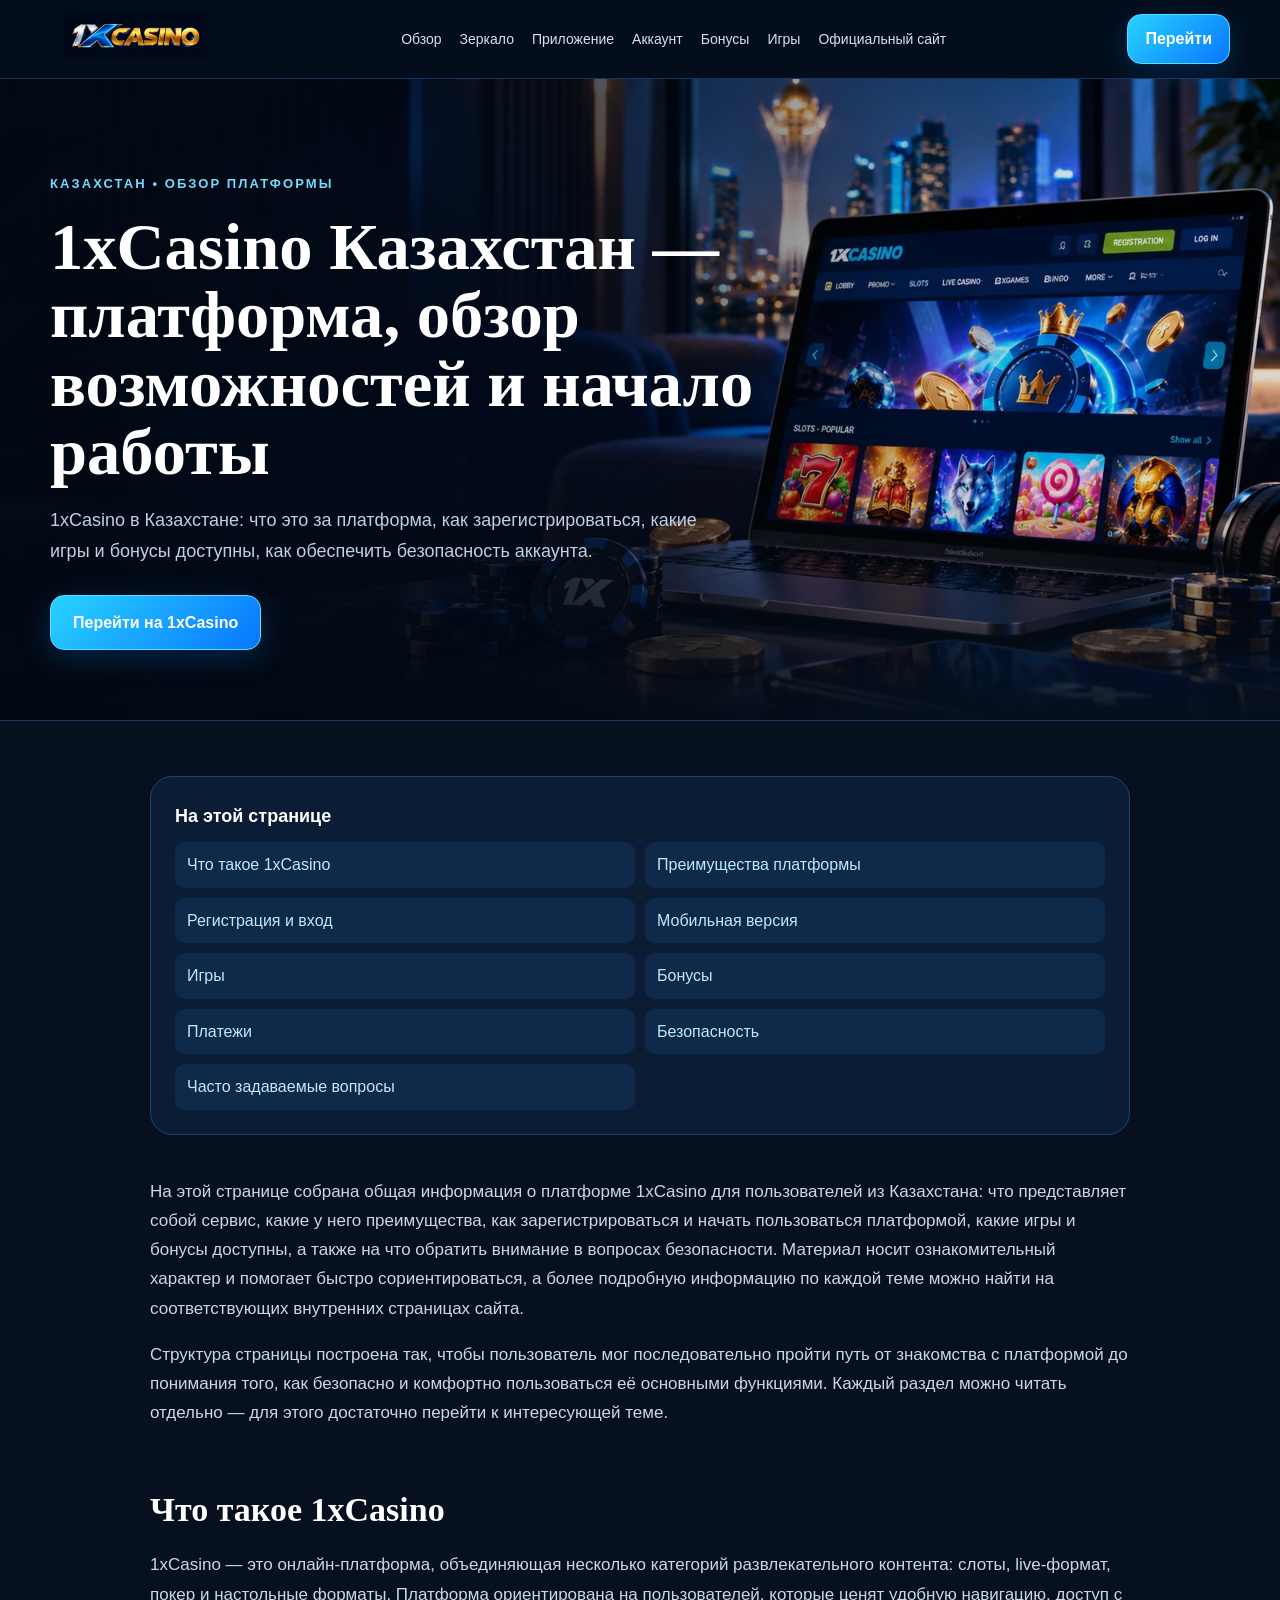
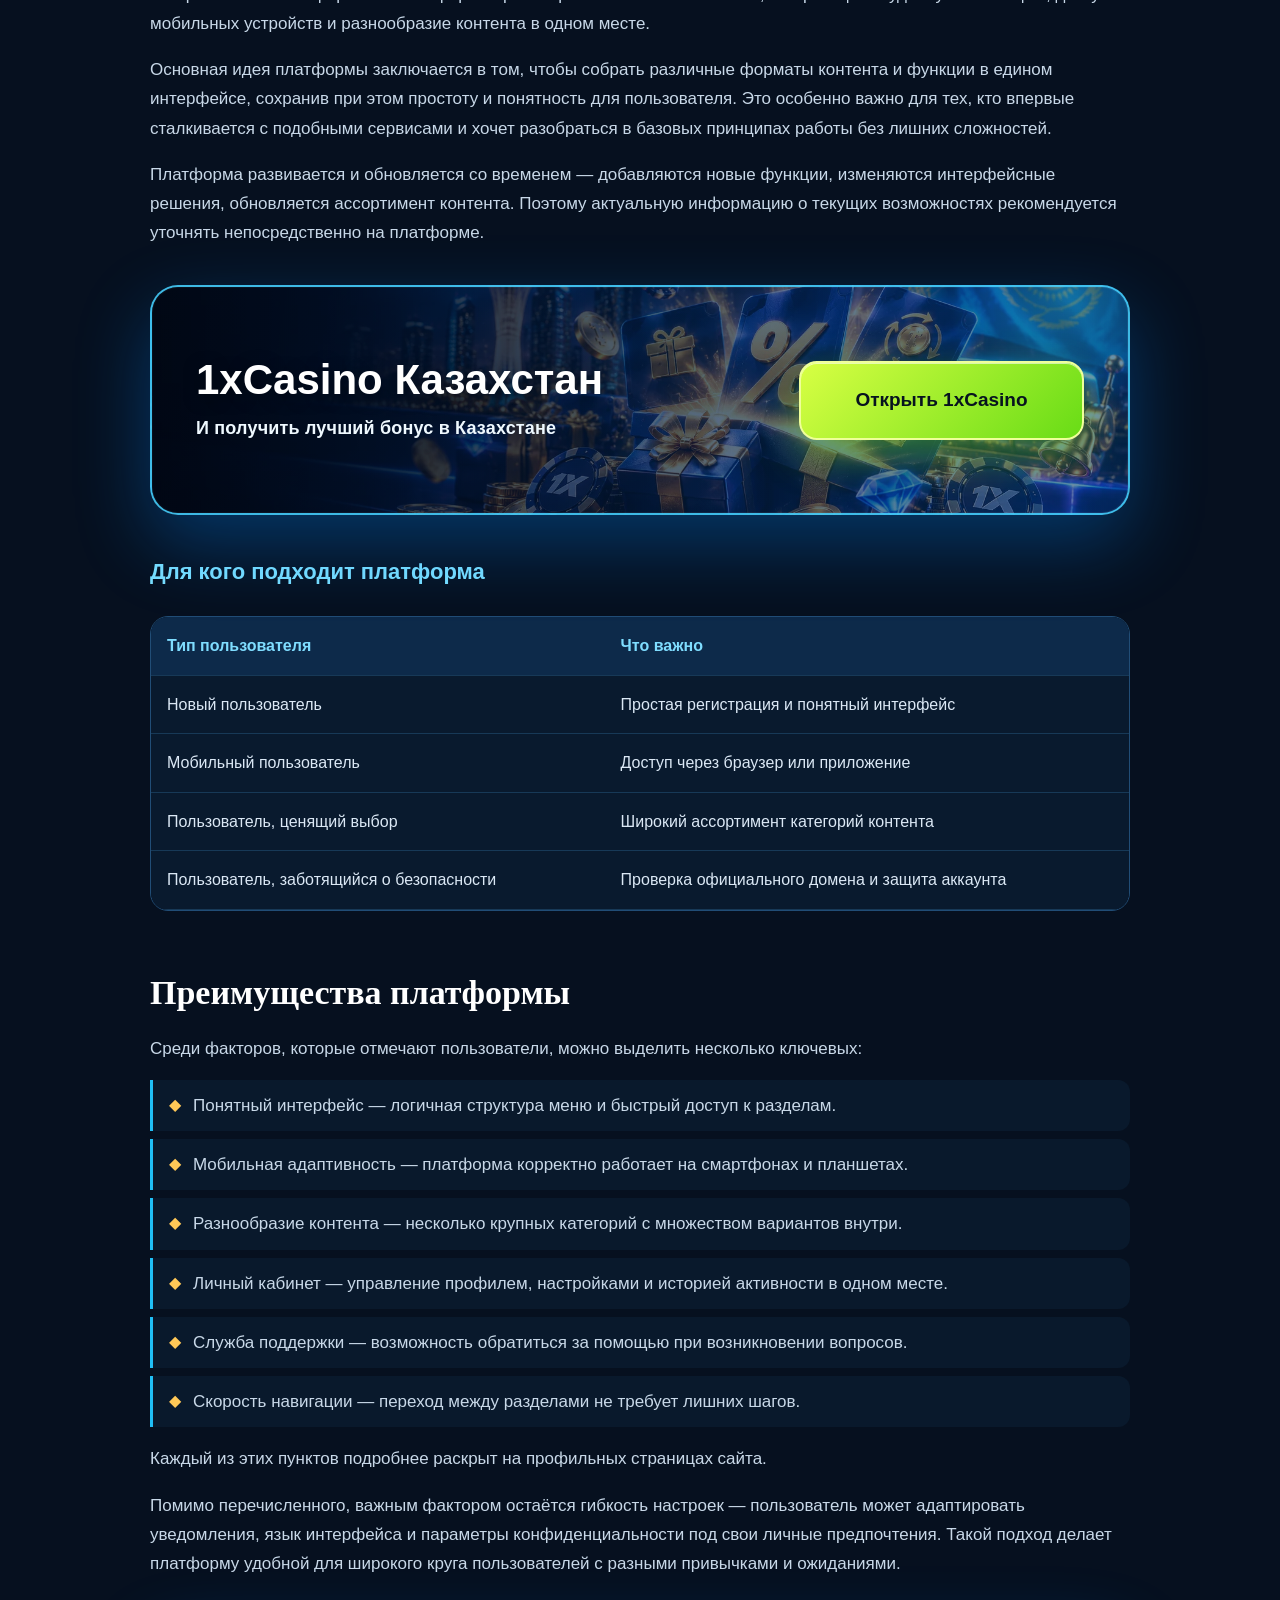
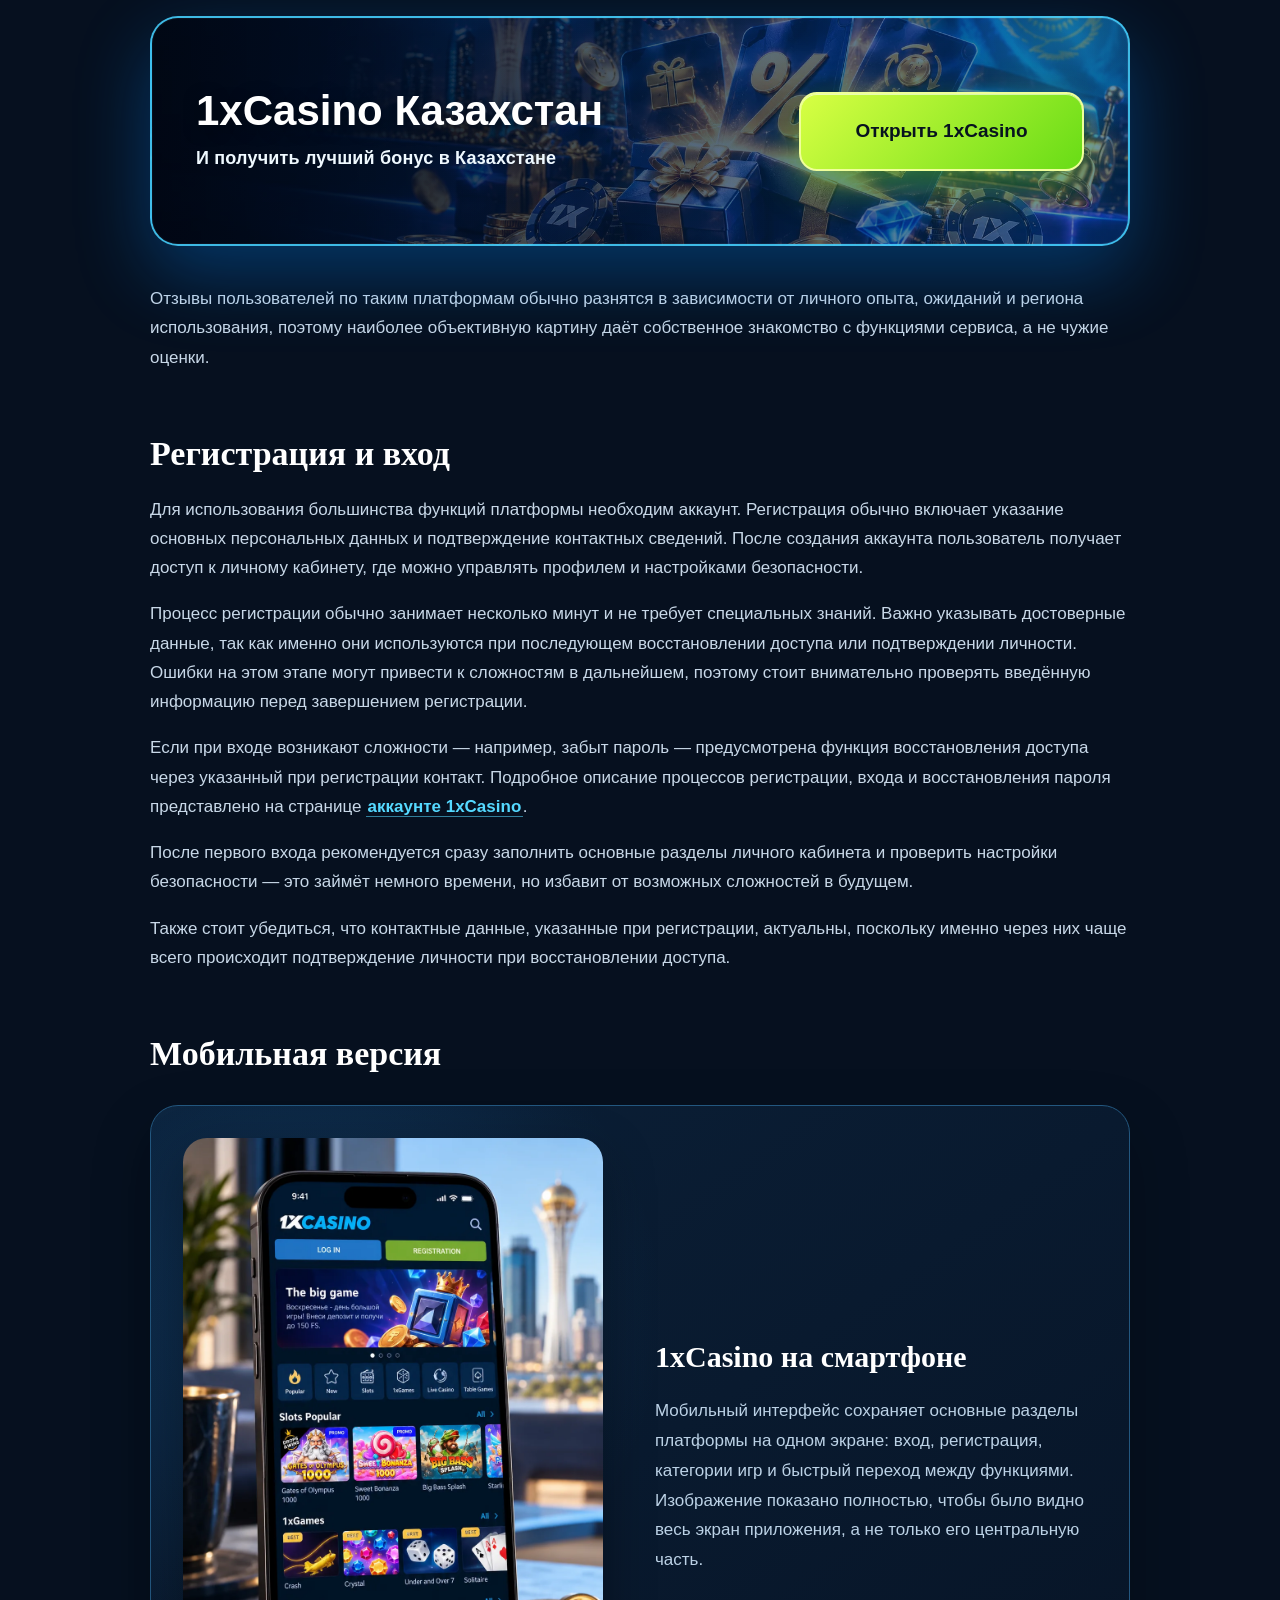
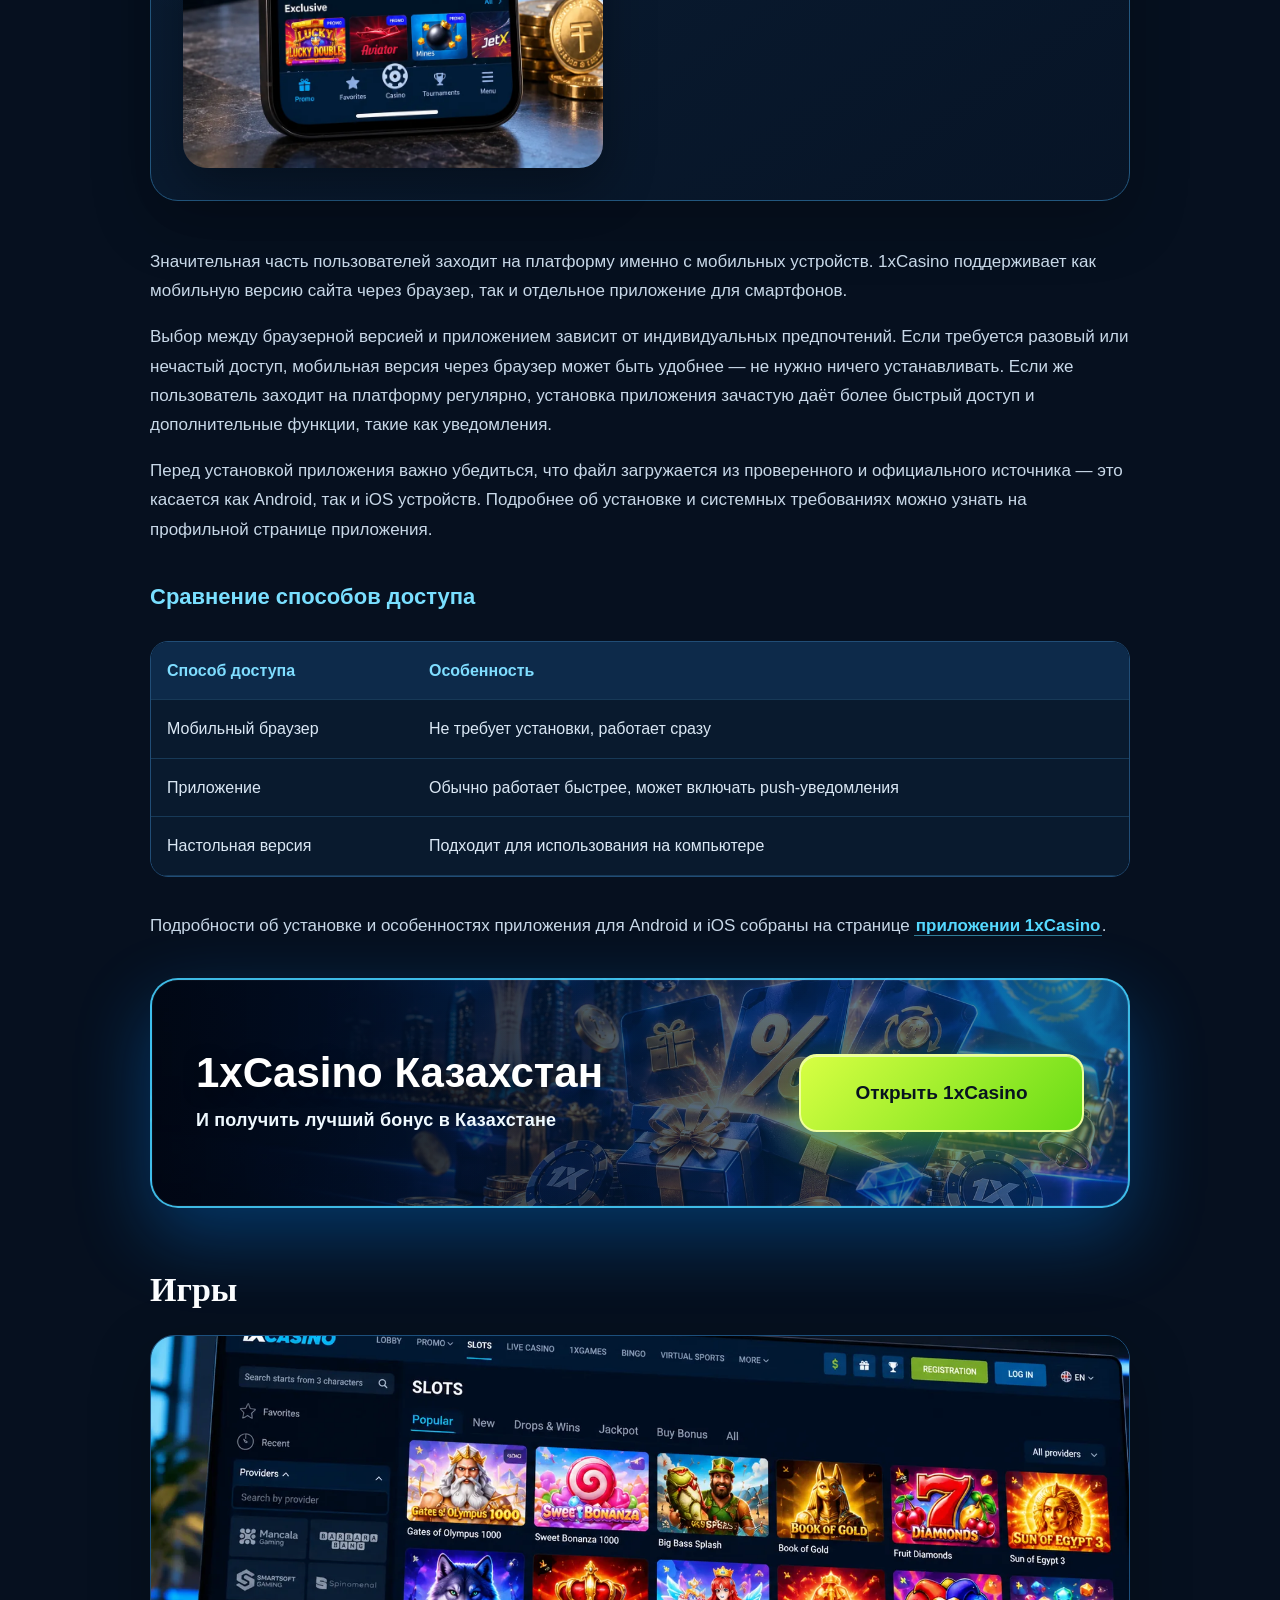
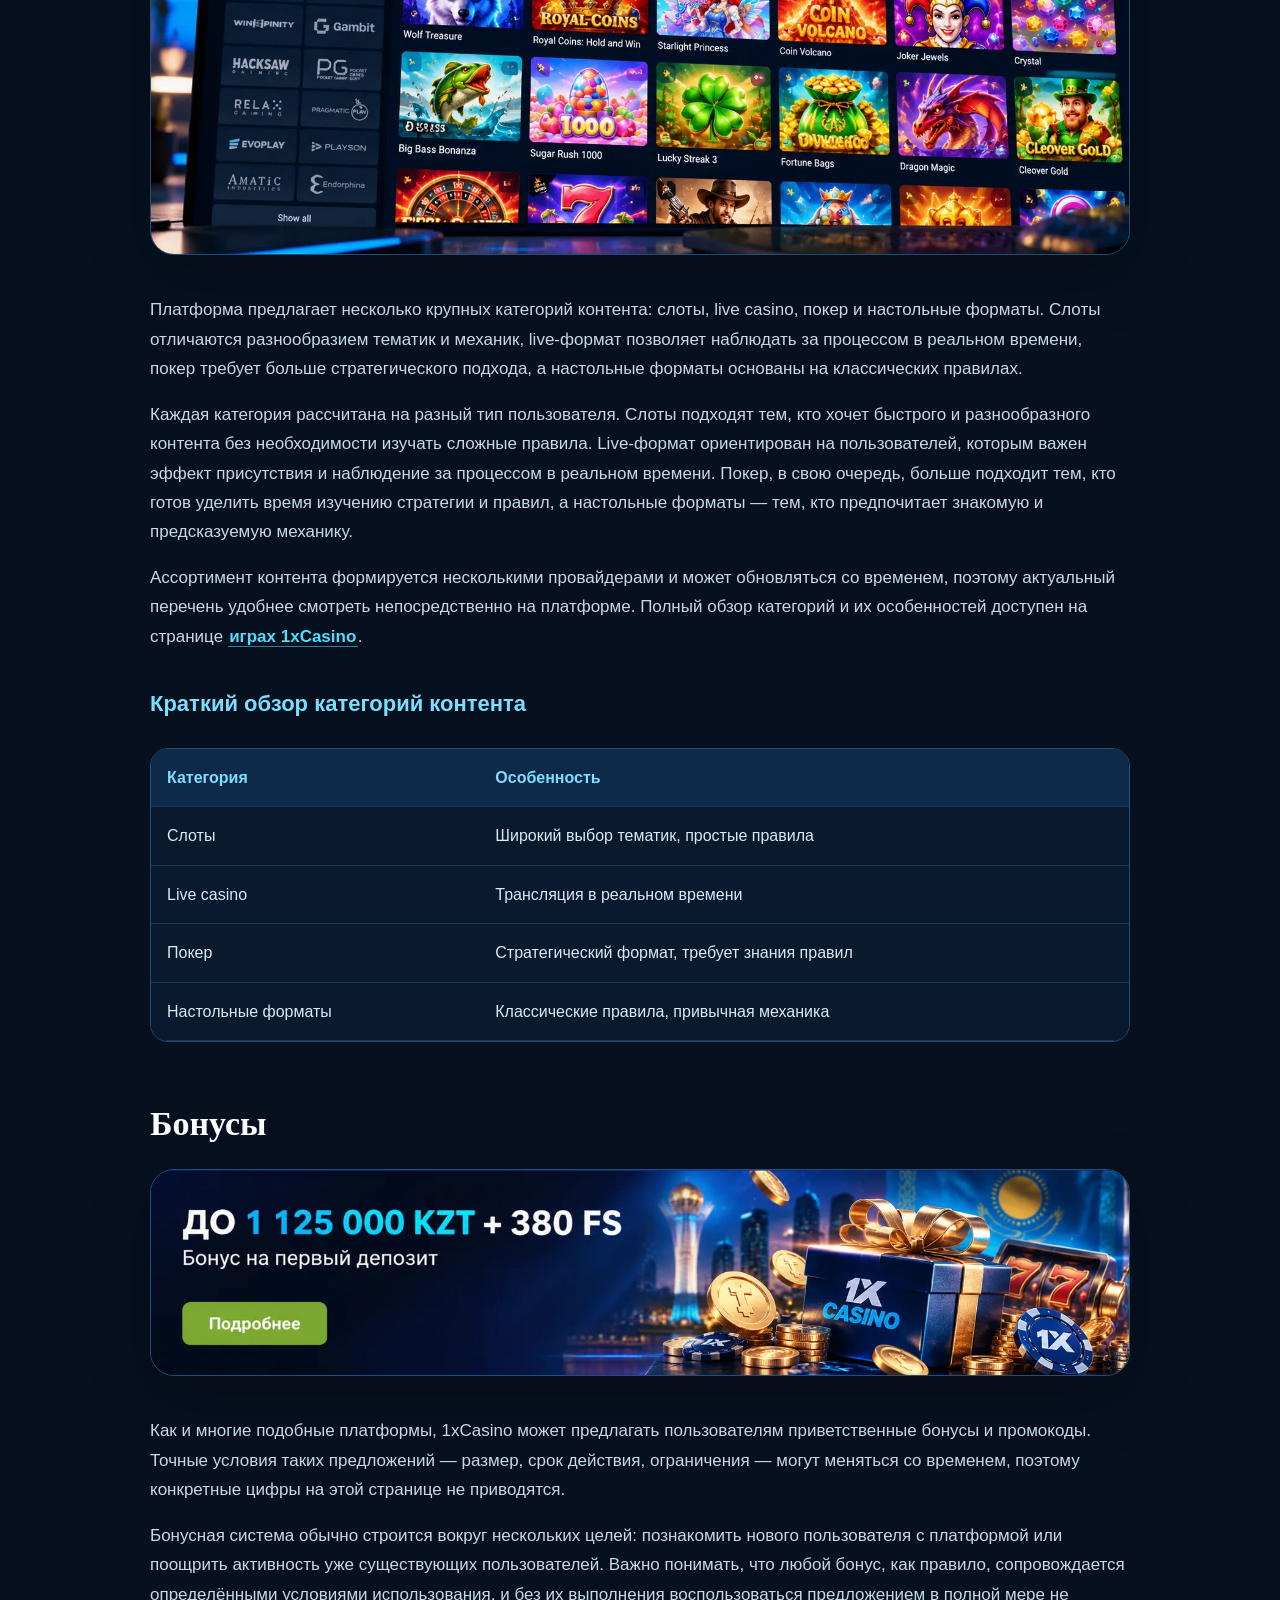
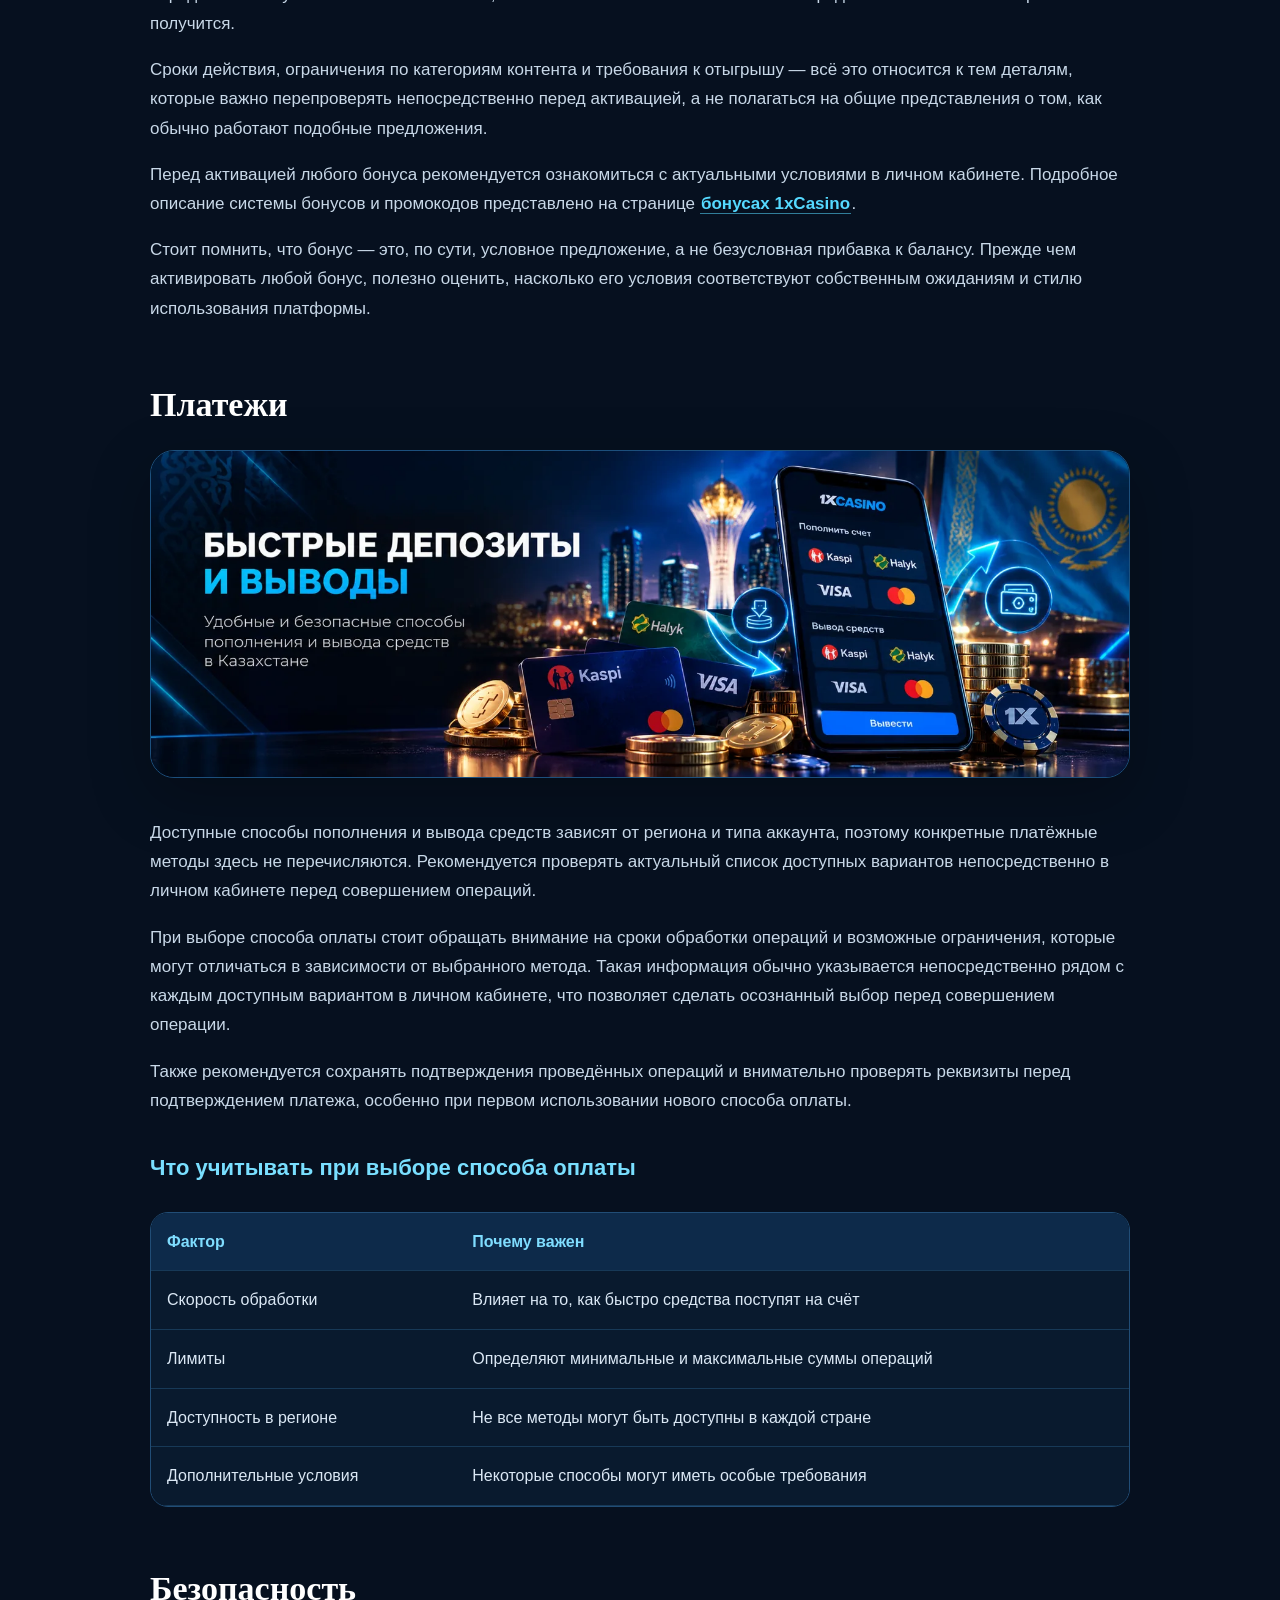
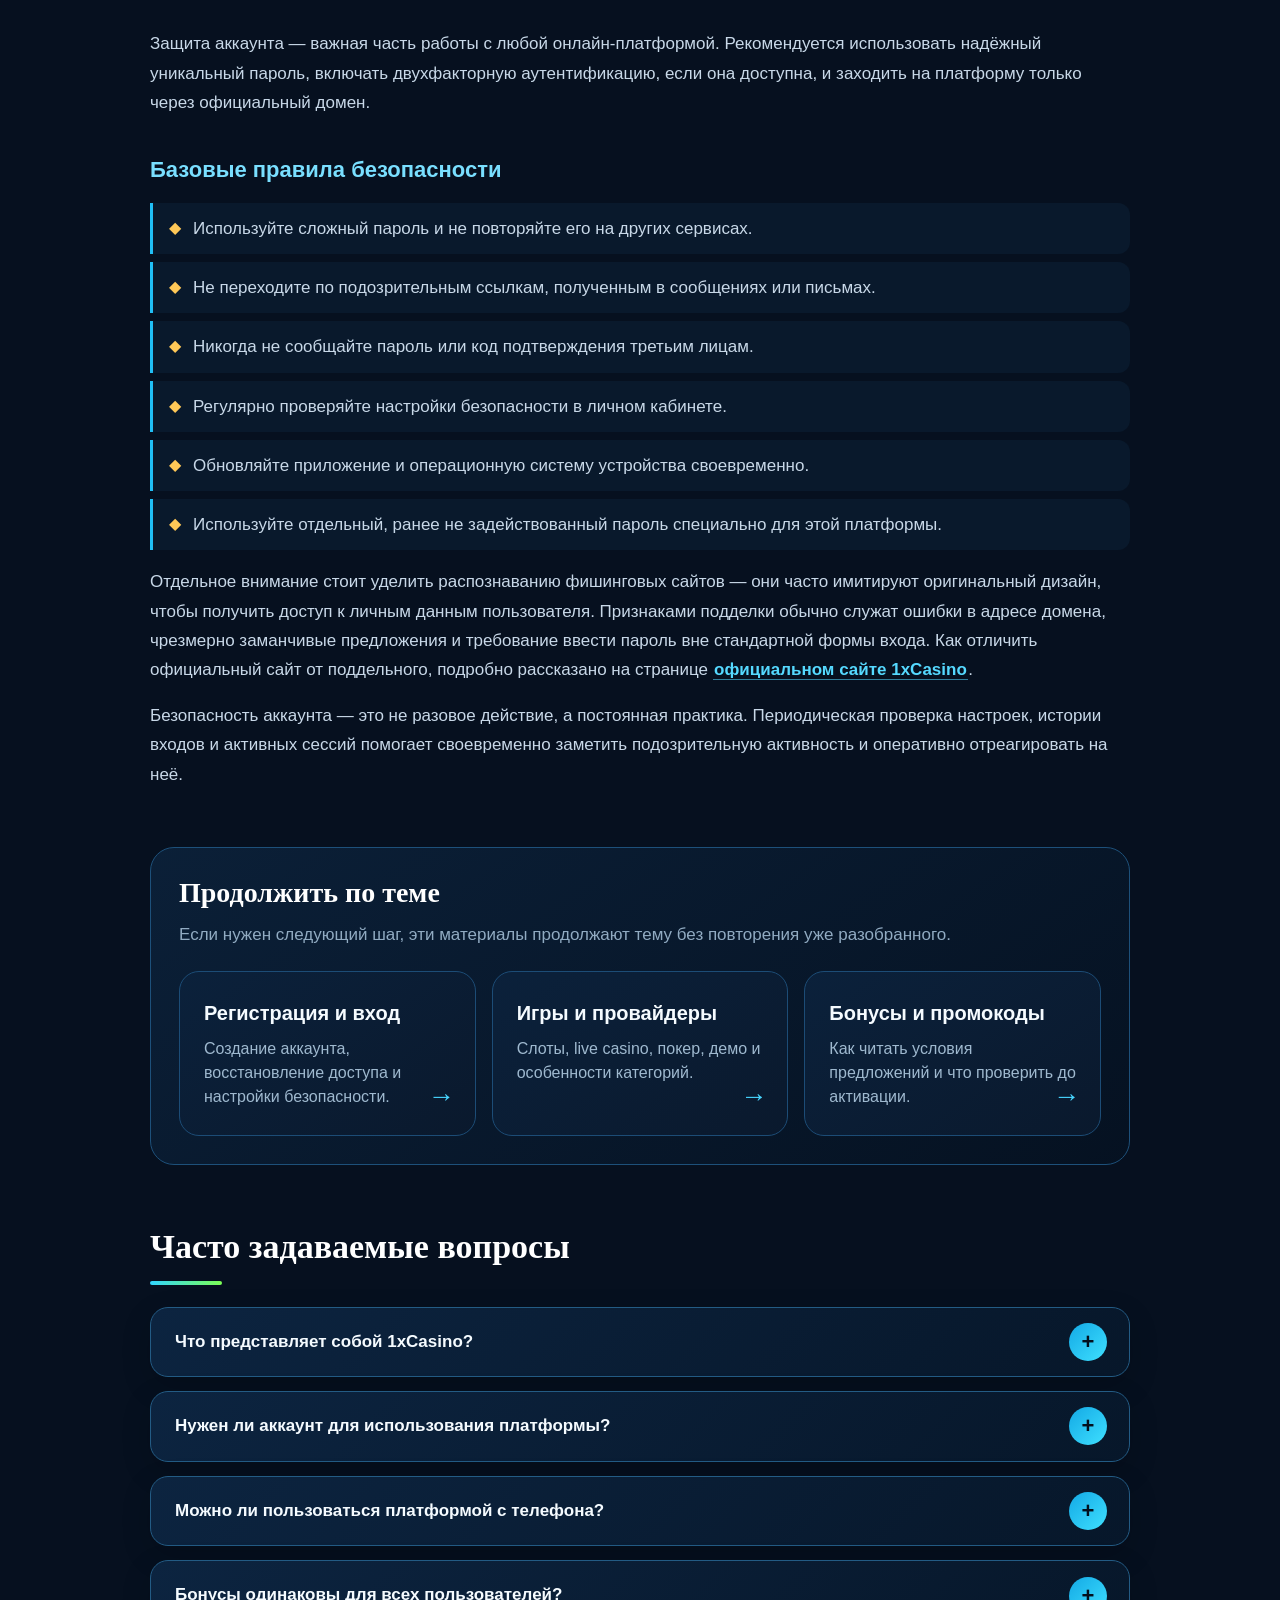
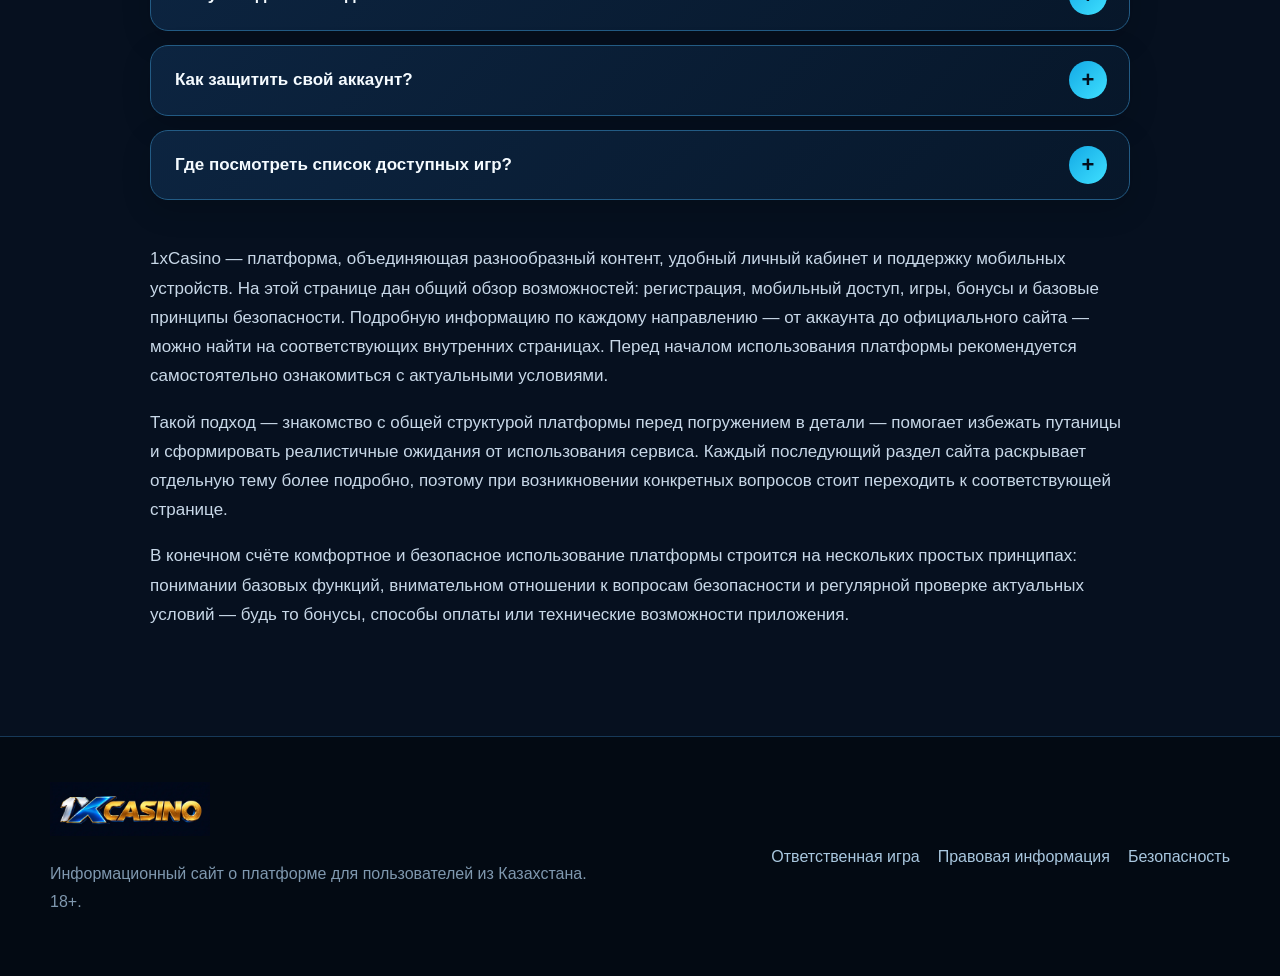
<file: index.html>
<!DOCTYPE html>

<html lang="ru-KZ"><head><meta charset="utf-8"/><meta content="width=device-width,initial-scale=1" name="viewport"/><meta content="qPjzmNS5wtSIZxsysPpZDetYylLWmhqcypf41-nfnxM" name="google-site-verification"/><title>1xCasino Казахстан — обзор платформы, регистрация, игры и бонусы</title><meta content="1xCasino в Казахстане: что это за платформа, как зарегистрироваться, какие игры и бонусы доступны, как обеспечить безопасность аккаунта." name="description"><link href="https://temirtau.org/" rel="canonical"/><meta content="index,follow" name="robots"/><meta content="1xCasino Казахстан — обзор платформы, регистрация, игры и бонусы" property="og:title"/><meta content="1xCasino в Казахстане: что это за платформа, как зарегистрироваться, какие игры и бонусы доступны, как обеспечить безопасность аккаунта." property="og:description"/><meta content="https://temirtau.org/" property="og:url"/><meta content="website" property="og:type"/><meta content="https://temirtau.org/assets/img/hero.webp" property="og:image"/><meta content="summary_large_image" name="twitter:card"/><link href="/favicon.png" rel="icon"/><link href="/assets/css/site-v4.css" rel="stylesheet"/></meta></head><body>
<header><div class="shell head"><a class="logo" href="/"><img alt="1xCasino Казахстан" src="/assets/img/logo.webp"/></a><nav class="desktop"><a href="/">Обзор</a><a href="/mirror/">Зеркало</a><a href="/app/">Приложение</a><a href="/account/">Аккаунт</a><a href="/bonuses/">Бонусы</a><a href="/games/">Игры</a><a href="/official-site/">Официальный сайт</a></nav><a class="cta small" href="/go/">Перейти</a><button aria-expanded="false" aria-label="Меню" class="menu">☰</button></div><nav class="mobile-nav"><a href="/">Обзор</a><a href="/mirror/">Зеркало</a><a href="/app/">Приложение</a><a href="/account/">Аккаунт</a><a href="/bonuses/">Бонусы</a><a href="/games/">Игры</a><a href="/official-site/">Официальный сайт</a><a class="cta" href="/go/">Открыть 1xCasino</a></nav></header>
<main><section class="hero"><img alt="1xCasino Казахстан — платформа, обзор возможностей и начало работы" src="/assets/img/hero.webp"/><div class="hero-shade"></div><div class="shell hero-copy"><span class="eyebrow">КАЗАХСТАН • ОБЗОР ПЛАТФОРМЫ</span><h1>1xCasino Казахстан — платформа, обзор возможностей и начало работы</h1><p>1xCasino в Казахстане: что это за платформа, как зарегистрироваться, какие игры и бонусы доступны, как обеспечить безопасность аккаунта.</p><a class="cta hero-btn" href="/go/">Перейти на 1xCasino</a></div></section>
<section class="shell article"><nav class="toc"><b>На этой странице</b><a href="#что-такое-1xcasino">Что такое 1xCasino</a><a href="#преимущества-платформы">Преимущества платформы</a><a href="#регистрация-и-вход">Регистрация и вход</a><a href="#мобильная-версия">Мобильная версия</a><a href="#игры">Игры</a><a href="#бонусы">Бонусы</a><a href="#платежи">Платежи</a><a href="#безопасность">Безопасность</a><a href="#часто-задаваемые-вопросы">Часто задаваемые вопросы</a></nav><p>На этой странице собрана общая информация о платформе 1xCasino для пользователей из Казахстана: что представляет собой сервис, какие у него преимущества, как зарегистрироваться и начать пользоваться платформой, какие игры и бонусы доступны, а также на что обратить внимание в вопросах безопасности. Материал носит ознакомительный характер и помогает быстро сориентироваться, а более подробную информацию по каждой теме можно найти на соответствующих внутренних страницах сайта.</p><p>Структура страницы построена так, чтобы пользователь мог последовательно пройти путь от знакомства с платформой до понимания того, как безопасно и комфортно пользоваться её основными функциями. Каждый раздел можно читать отдельно — для этого достаточно перейти к интересующей теме.</p><h2 id="что-такое-1xcasino">Что такое 1xCasino</h2><p>1xCasino — это онлайн-платформа, объединяющая несколько категорий развлекательного контента: слоты, live-формат, покер и настольные форматы. Платформа ориентирована на пользователей, которые ценят удобную навигацию, доступ с мобильных устройств и разнообразие контента в одном месте.</p><p>Основная идея платформы заключается в том, чтобы собрать различные форматы контента и функции в едином интерфейсе, сохранив при этом простоту и понятность для пользователя. Это особенно важно для тех, кто впервые сталкивается с подобными сервисами и хочет разобраться в базовых принципах работы без лишних сложностей.</p><p>Платформа развивается и обновляется со временем — добавляются новые функции, изменяются интерфейсные решения, обновляется ассортимент контента. Поэтому актуальную информацию о текущих возможностях рекомендуется уточнять непосредственно на платформе.</p><aside class="promo"><div><strong>1xCasino Казахстан</strong><span>И получить лучший бонус в Казахстане</span></div><a class="cta" href="/go/">Открыть 1xCasino</a></aside><h3>Для кого подходит платформа</h3><div class="table-wrap"><table><tr><th>Тип пользователя</th><th>Что важно</th></tr><tr><td>Новый пользователь</td><td>Простая регистрация и понятный интерфейс</td></tr><tr><td>Мобильный пользователь</td><td>Доступ через браузер или приложение</td></tr><tr><td>Пользователь, ценящий выбор</td><td>Широкий ассортимент категорий контента</td></tr><tr><td>Пользователь, заботящийся о безопасности</td><td>Проверка официального домена и защита аккаунта</td></tr></table></div><h2 id="преимущества-платформы">Преимущества платформы</h2><p>Среди факторов, которые отмечают пользователи, можно выделить несколько ключевых:</p><div class="list-row"><span>◆</span><p>Понятный интерфейс — логичная структура меню и быстрый доступ к разделам.</p></div><div class="list-row"><span>◆</span><p>Мобильная адаптивность — платформа корректно работает на смартфонах и планшетах.</p></div><div class="list-row"><span>◆</span><p>Разнообразие контента — несколько крупных категорий с множеством вариантов внутри.</p></div><div class="list-row"><span>◆</span><p>Личный кабинет — управление профилем, настройками и историей активности в одном месте.</p></div><div class="list-row"><span>◆</span><p>Служба поддержки — возможность обратиться за помощью при возникновении вопросов.</p></div><div class="list-row"><span>◆</span><p>Скорость навигации — переход между разделами не требует лишних шагов.</p></div><p>Каждый из этих пунктов подробнее раскрыт на профильных страницах сайта.</p><p>Помимо перечисленного, важным фактором остаётся гибкость настроек — пользователь может адаптировать уведомления, язык интерфейса и параметры конфиденциальности под свои личные предпочтения. Такой подход делает платформу удобной для широкого круга пользователей с разными привычками и ожиданиями.</p><aside class="promo"><div><strong>1xCasino Казахстан</strong><span>И получить лучший бонус в Казахстане</span></div><a class="cta" href="/go/">Открыть 1xCasino</a></aside><p>Отзывы пользователей по таким платформам обычно разнятся в зависимости от личного опыта, ожиданий и региона использования, поэтому наиболее объективную картину даёт собственное знакомство с функциями сервиса, а не чужие оценки.</p><h2 id="регистрация-и-вход">Регистрация и вход</h2><p>Для использования большинства функций платформы необходим аккаунт. Регистрация обычно включает указание основных персональных данных и подтверждение контактных сведений. После создания аккаунта пользователь получает доступ к личному кабинету, где можно управлять профилем и настройками безопасности.</p><p>Процесс регистрации обычно занимает несколько минут и не требует специальных знаний. Важно указывать достоверные данные, так как именно они используются при последующем восстановлении доступа или подтверждении личности. Ошибки на этом этапе могут привести к сложностям в дальнейшем, поэтому стоит внимательно проверять введённую информацию перед завершением регистрации.</p><p>Если при входе возникают сложности — например, забыт пароль — предусмотрена функция восстановления доступа через указанный при регистрации контакт. Подробное описание процессов регистрации, входа и восстановления пароля представлено на странице <a class="inline-link" href="/account/">аккаунте 1xCasino</a>.</p><p>После первого входа рекомендуется сразу заполнить основные разделы личного кабинета и проверить настройки безопасности — это займёт немного времени, но избавит от возможных сложностей в будущем.</p><p>Также стоит убедиться, что контактные данные, указанные при регистрации, актуальны, поскольку именно через них чаще всего происходит подтверждение личности при восстановлении доступа.</p><h2 id="мобильная-версия">Мобильная версия</h2><figure class="mobile-showcase"><img alt="Мобильная версия" class="mobile-full" loading="lazy" src="/assets/img/mobile.webp"/><figcaption class="mobile-copy"><h3>1xCasino на смартфоне</h3><p>Мобильный интерфейс сохраняет основные разделы платформы на одном экране: вход, регистрация, категории игр и быстрый переход между функциями. Изображение показано полностью, чтобы было видно весь экран приложения, а не только его центральную часть.</p></figcaption></figure><p>Значительная часть пользователей заходит на платформу именно с мобильных устройств. 1xCasino поддерживает как мобильную версию сайта через браузер, так и отдельное приложение для смартфонов.</p><p>Выбор между браузерной версией и приложением зависит от индивидуальных предпочтений. Если требуется разовый или нечастый доступ, мобильная версия через браузер может быть удобнее — не нужно ничего устанавливать. Если же пользователь заходит на платформу регулярно, установка приложения зачастую даёт более быстрый доступ и дополнительные функции, такие как уведомления.</p><p>Перед установкой приложения важно убедиться, что файл загружается из проверенного и официального источника — это касается как Android, так и iOS устройств. Подробнее об установке и системных требованиях можно узнать на профильной странице приложения.</p><h3>Сравнение способов доступа</h3><div class="table-wrap"><table><tr><th>Способ доступа</th><th>Особенность</th></tr><tr><td>Мобильный браузер</td><td>Не требует установки, работает сразу</td></tr><tr><td>Приложение</td><td>Обычно работает быстрее, может включать push-уведомления</td></tr><tr><td>Настольная версия</td><td>Подходит для использования на компьютере</td></tr></table></div><p>Подробности об установке и особенностях приложения для Android и iOS собраны на странице <a class="inline-link" href="/app/">приложении 1xCasino</a>.</p><aside class="promo"><div><strong>1xCasino Казахстан</strong><span>И получить лучший бонус в Казахстане</span></div><a class="cta" href="/go/">Открыть 1xCasino</a></aside><h2 id="игры">Игры</h2><figure class="content-visual"><img alt="Игры" loading="lazy" src="/assets/img/games.webp"/></figure><p>Платформа предлагает несколько крупных категорий контента: слоты, live casino, покер и настольные форматы. Слоты отличаются разнообразием тематик и механик, live-формат позволяет наблюдать за процессом в реальном времени, покер требует больше стратегического подхода, а настольные форматы основаны на классических правилах.</p><p>Каждая категория рассчитана на разный тип пользователя. Слоты подходят тем, кто хочет быстрого и разнообразного контента без необходимости изучать сложные правила. Live-формат ориентирован на пользователей, которым важен эффект присутствия и наблюдение за процессом в реальном времени. Покер, в свою очередь, больше подходит тем, кто готов уделить время изучению стратегии и правил, а настольные форматы — тем, кто предпочитает знакомую и предсказуемую механику.</p><p>Ассортимент контента формируется несколькими провайдерами и может обновляться со временем, поэтому актуальный перечень удобнее смотреть непосредственно на платформе. Полный обзор категорий и их особенностей доступен на странице <a class="inline-link" href="/games/">играх 1xCasino</a>.</p><h3>Краткий обзор категорий контента</h3><div class="table-wrap"><table><tr><th>Категория</th><th>Особенность</th></tr><tr><td>Слоты</td><td>Широкий выбор тематик, простые правила</td></tr><tr><td>Live casino</td><td>Трансляция в реальном времени</td></tr><tr><td>Покер</td><td>Стратегический формат, требует знания правил</td></tr><tr><td>Настольные форматы</td><td>Классические правила, привычная механика</td></tr></table></div><h2 id="бонусы">Бонусы</h2><figure class="content-visual"><img alt="Бонусы" loading="lazy" src="/assets/img/bonus.webp"/></figure><p>Как и многие подобные платформы, 1xCasino может предлагать пользователям приветственные бонусы и промокоды. Точные условия таких предложений — размер, срок действия, ограничения — могут меняться со временем, поэтому конкретные цифры на этой странице не приводятся.</p><p>Бонусная система обычно строится вокруг нескольких целей: познакомить нового пользователя с платформой или поощрить активность уже существующих пользователей. Важно понимать, что любой бонус, как правило, сопровождается определёнными условиями использования, и без их выполнения воспользоваться предложением в полной мере не получится.</p><p>Сроки действия, ограничения по категориям контента и требования к отыгрышу — всё это относится к тем деталям, которые важно перепроверять непосредственно перед активацией, а не полагаться на общие представления о том, как обычно работают подобные предложения.</p><p>Перед активацией любого бонуса рекомендуется ознакомиться с актуальными условиями в личном кабинете. Подробное описание системы бонусов и промокодов представлено на странице <a class="inline-link" href="/bonuses/">бонусах 1xCasino</a>.</p><p>Стоит помнить, что бонус — это, по сути, условное предложение, а не безусловная прибавка к балансу. Прежде чем активировать любой бонус, полезно оценить, насколько его условия соответствуют собственным ожиданиям и стилю использования платформы.</p><h2 id="платежи">Платежи</h2><figure class="content-visual"><img alt="Платежи" loading="lazy" src="/assets/img/payments.webp"/></figure><p>Доступные способы пополнения и вывода средств зависят от региона и типа аккаунта, поэтому конкретные платёжные методы здесь не перечисляются. Рекомендуется проверять актуальный список доступных вариантов непосредственно в личном кабинете перед совершением операций.</p><p>При выборе способа оплаты стоит обращать внимание на сроки обработки операций и возможные ограничения, которые могут отличаться в зависимости от выбранного метода. Такая информация обычно указывается непосредственно рядом с каждым доступным вариантом в личном кабинете, что позволяет сделать осознанный выбор перед совершением операции.</p><p>Также рекомендуется сохранять подтверждения проведённых операций и внимательно проверять реквизиты перед подтверждением платежа, особенно при первом использовании нового способа оплаты.</p><h3>Что учитывать при выборе способа оплаты</h3><div class="table-wrap"><table><tr><th>Фактор</th><th>Почему важен</th></tr><tr><td>Скорость обработки</td><td>Влияет на то, как быстро средства поступят на счёт</td></tr><tr><td>Лимиты</td><td>Определяют минимальные и максимальные суммы операций</td></tr><tr><td>Доступность в регионе</td><td>Не все методы могут быть доступны в каждой стране</td></tr><tr><td>Дополнительные условия</td><td>Некоторые способы могут иметь особые требования</td></tr></table></div><h2 id="безопасность">Безопасность</h2><p>Защита аккаунта — важная часть работы с любой онлайн-платформой. Рекомендуется использовать надёжный уникальный пароль, включать двухфакторную аутентификацию, если она доступна, и заходить на платформу только через официальный домен.</p><h3>Базовые правила безопасности</h3><div class="list-row"><span>◆</span><p>Используйте сложный пароль и не повторяйте его на других сервисах.</p></div><div class="list-row"><span>◆</span><p>Не переходите по подозрительным ссылкам, полученным в сообщениях или письмах.</p></div><div class="list-row"><span>◆</span><p>Никогда не сообщайте пароль или код подтверждения третьим лицам.</p></div><div class="list-row"><span>◆</span><p>Регулярно проверяйте настройки безопасности в личном кабинете.</p></div><div class="list-row"><span>◆</span><p>Обновляйте приложение и операционную систему устройства своевременно.</p></div><div class="list-row"><span>◆</span><p>Используйте отдельный, ранее не задействованный пароль специально для этой платформы.</p></div><p>Отдельное внимание стоит уделить распознаванию фишинговых сайтов — они часто имитируют оригинальный дизайн, чтобы получить доступ к личным данным пользователя. Признаками подделки обычно служат ошибки в адресе домена, чрезмерно заманчивые предложения и требование ввести пароль вне стандартной формы входа. Как отличить официальный сайт от поддельного, подробно рассказано на странице <a class="inline-link" href="/official-site/">официальном сайте 1xCasino</a>.</p><p>Безопасность аккаунта — это не разовое действие, а постоянная практика. Периодическая проверка настроек, истории входов и активных сессий помогает своевременно заметить подозрительную активность и оперативно отреагировать на неё.</p><section class="related"><h2>Продолжить по теме</h2><p>Если нужен следующий шаг, эти материалы продолжают тему без повторения уже разобранного.</p><div class="related-grid"><a class="related-card" href="/account/"><strong>Регистрация и вход</strong><span>Создание аккаунта, восстановление доступа и настройки безопасности.</span></a><a class="related-card" href="/games/"><strong>Игры и провайдеры</strong><span>Слоты, live casino, покер, демо и особенности категорий.</span></a><a class="related-card" href="/bonuses/"><strong>Бонусы и промокоды</strong><span>Как читать условия предложений и что проверить до активации.</span></a></div></section><h2 class="faq-title" id="часто-задаваемые-вопросы">Часто задаваемые вопросы</h2><div class="faq-grid"><details class="faq-item"><summary>Что представляет собой 1xCasino?</summary><div class="faq-answer"><p>Это онлайн-платформа с несколькими категориями развлекательного контента, личным кабинетом и мобильной версией.</p></div></details><details class="faq-item"><summary>Нужен ли аккаунт для использования платформы?</summary><div class="faq-answer"><p>Да, для доступа к большинству функций требуется регистрация и создание личного кабинета.</p></div></details><details class="faq-item"><summary>Можно ли пользоваться платформой с телефона?</summary><div class="faq-answer"><p>Да, доступны как мобильная версия через браузер, так и отдельное приложение.</p></div></details><details class="faq-item"><summary>Бонусы одинаковы для всех пользователей?</summary><div class="faq-answer"><p>Нет, условия бонусов могут отличаться и меняться со временем, актуальную информацию стоит проверять в личном кабинете.</p></div></details><details class="faq-item"><summary>Как защитить свой аккаунт?</summary><div class="faq-answer"><p>С помощью надёжного пароля, двухфакторной аутентификации (если доступна) и входа только через официальный домен.</p></div></details><details class="faq-item"><summary>Где посмотреть список доступных игр?</summary><div class="faq-answer"><p>Актуальный перечень категорий и провайдеров представлен на странице с играми.</p></div></details></div><p>1xCasino — платформа, объединяющая разнообразный контент, удобный личный кабинет и поддержку мобильных устройств. На этой странице дан общий обзор возможностей: регистрация, мобильный доступ, игры, бонусы и базовые принципы безопасности. Подробную информацию по каждому направлению — от аккаунта до официального сайта — можно найти на соответствующих внутренних страницах. Перед началом использования платформы рекомендуется самостоятельно ознакомиться с актуальными условиями.</p><p>Такой подход — знакомство с общей структурой платформы перед погружением в детали — помогает избежать путаницы и сформировать реалистичные ожидания от использования сервиса. Каждый последующий раздел сайта раскрывает отдельную тему более подробно, поэтому при возникновении конкретных вопросов стоит переходить к соответствующей странице.</p><p>В конечном счёте комфортное и безопасное использование платформы строится на нескольких простых принципах: понимании базовых функций, внимательном отношении к вопросам безопасности и регулярной проверке актуальных условий — будь то бонусы, способы оплаты или технические возможности приложения.</p></section></main>
<footer><div class="shell foot"><div><img alt="1xCasino" class="foot-logo" src="/assets/img/logo.webp"/><p>Информационный сайт о платформе для пользователей из Казахстана. 18+.</p></div><div class="foot-links"><a href="/responsible-gaming/">Ответственная игра</a><a href="/legal/">Правовая информация</a><a href="/official-site/">Безопасность</a></div></div></footer><script src="/assets/js/site.js"></script></body></html>
</file>
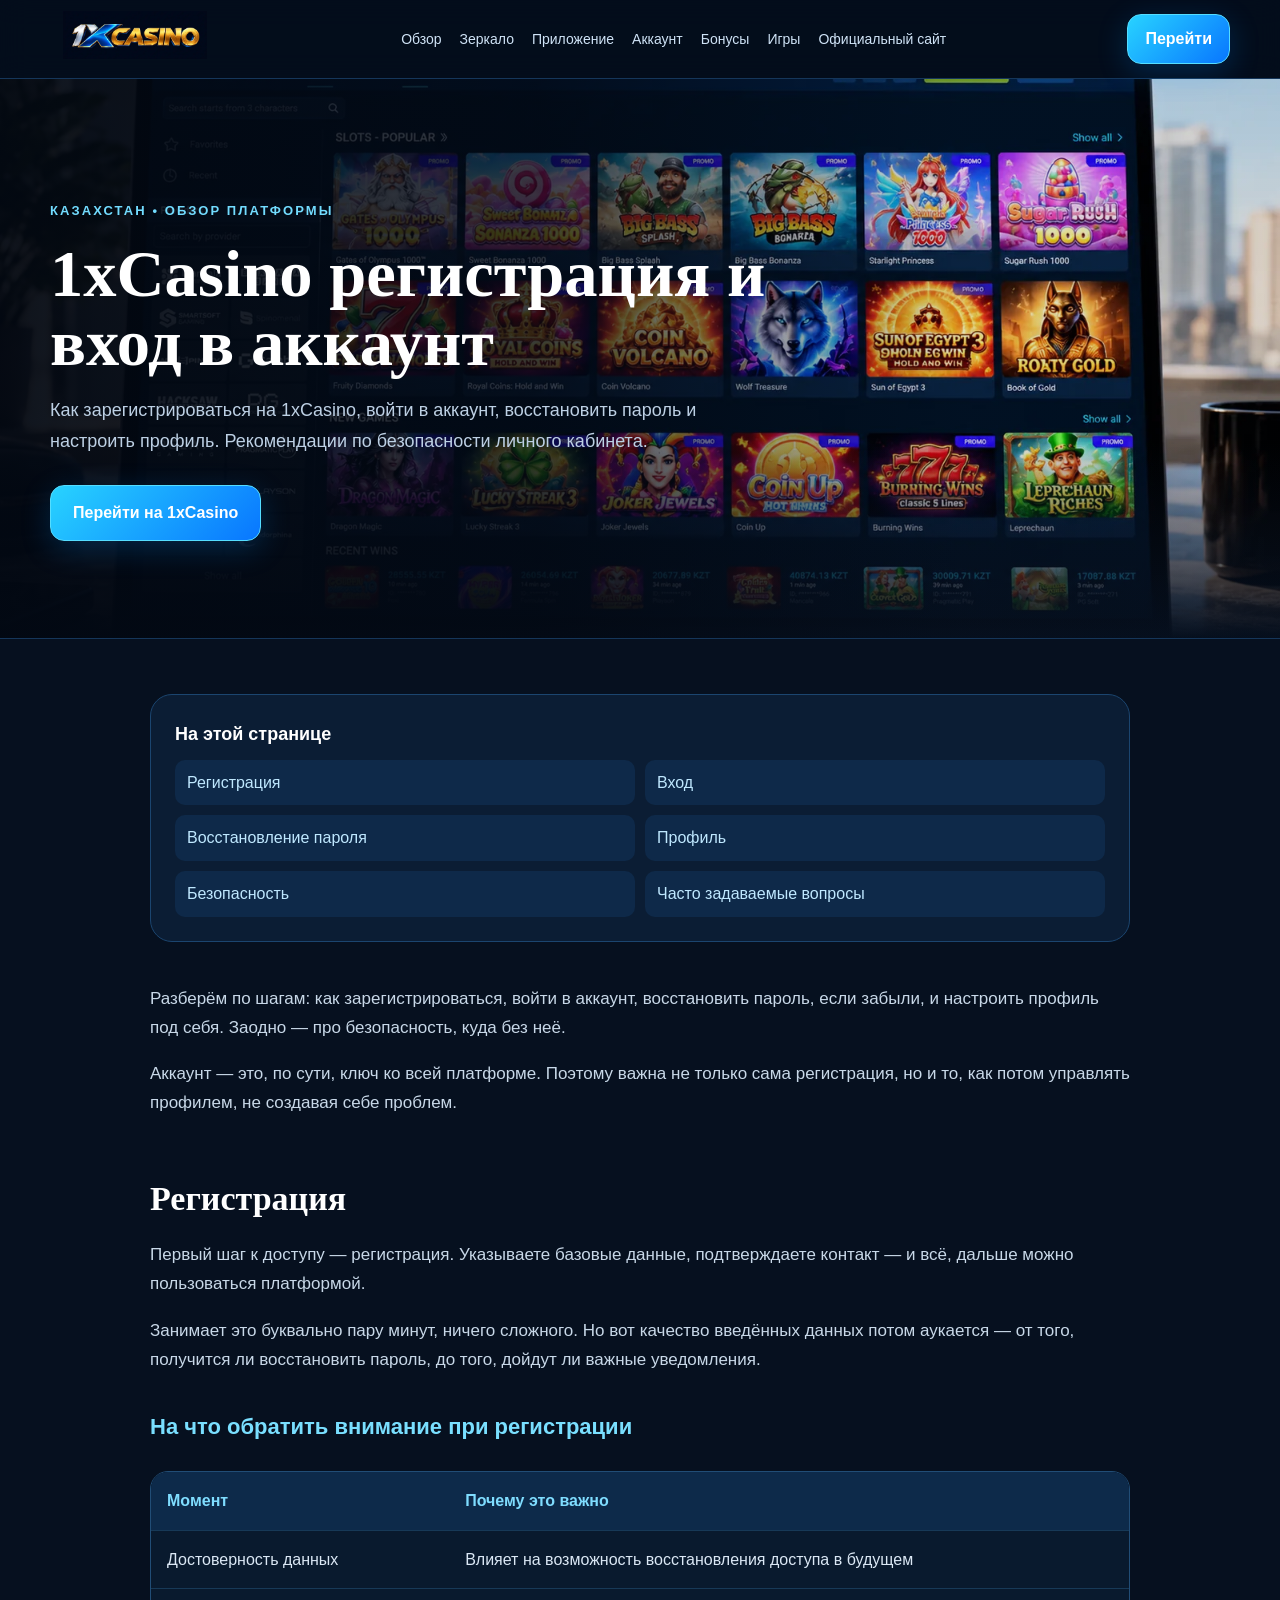
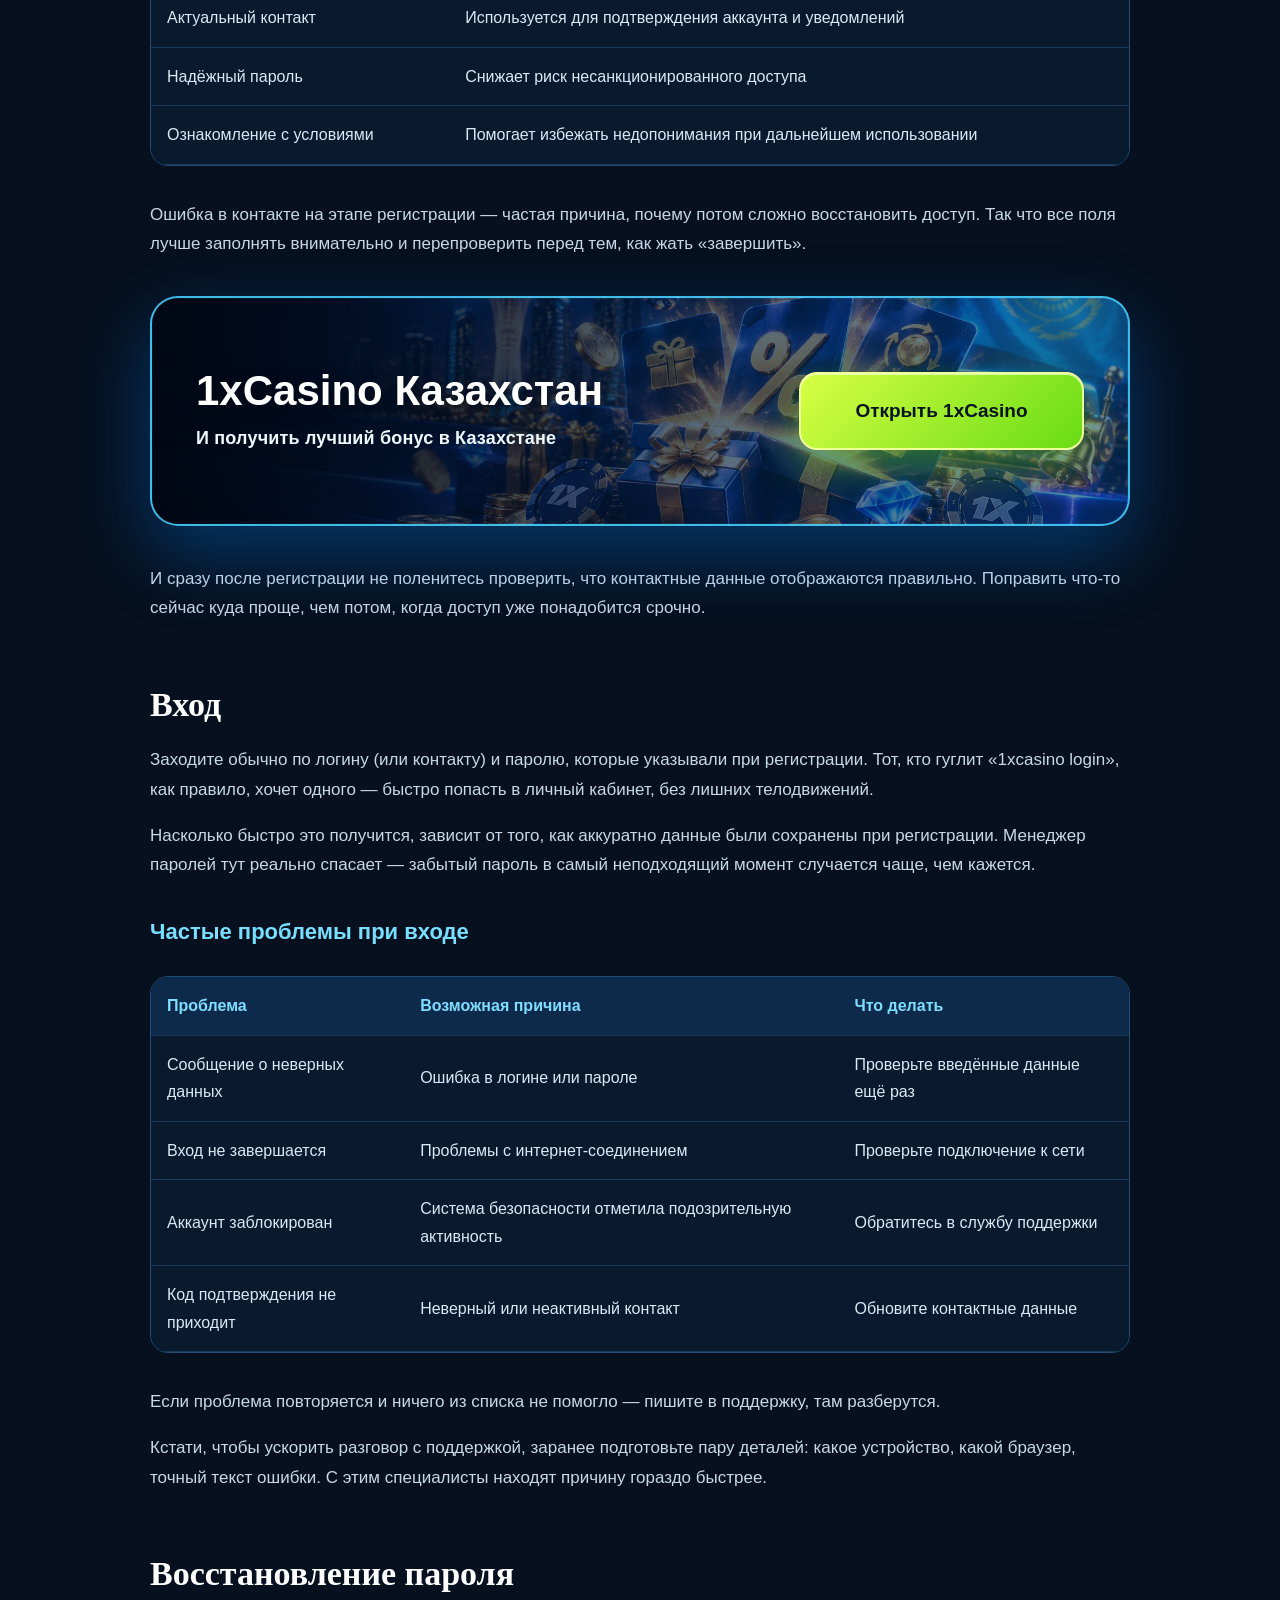
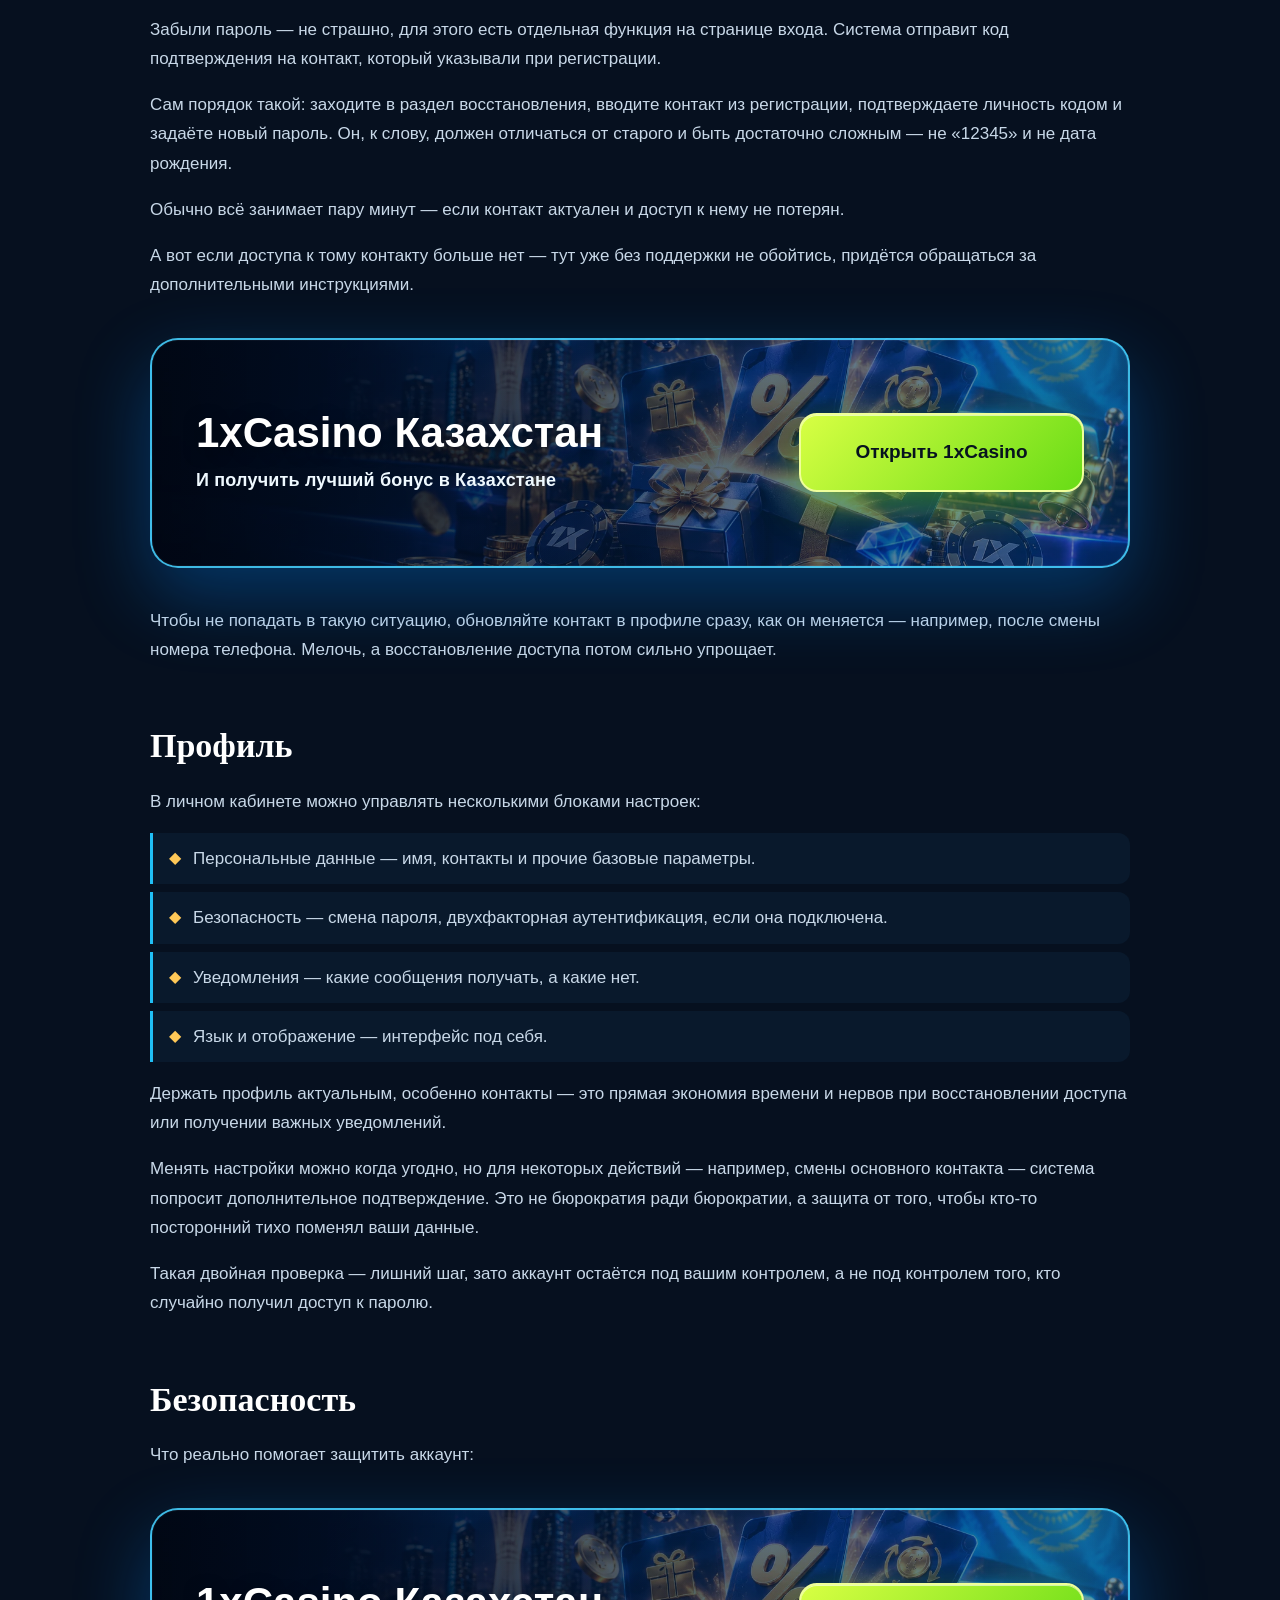
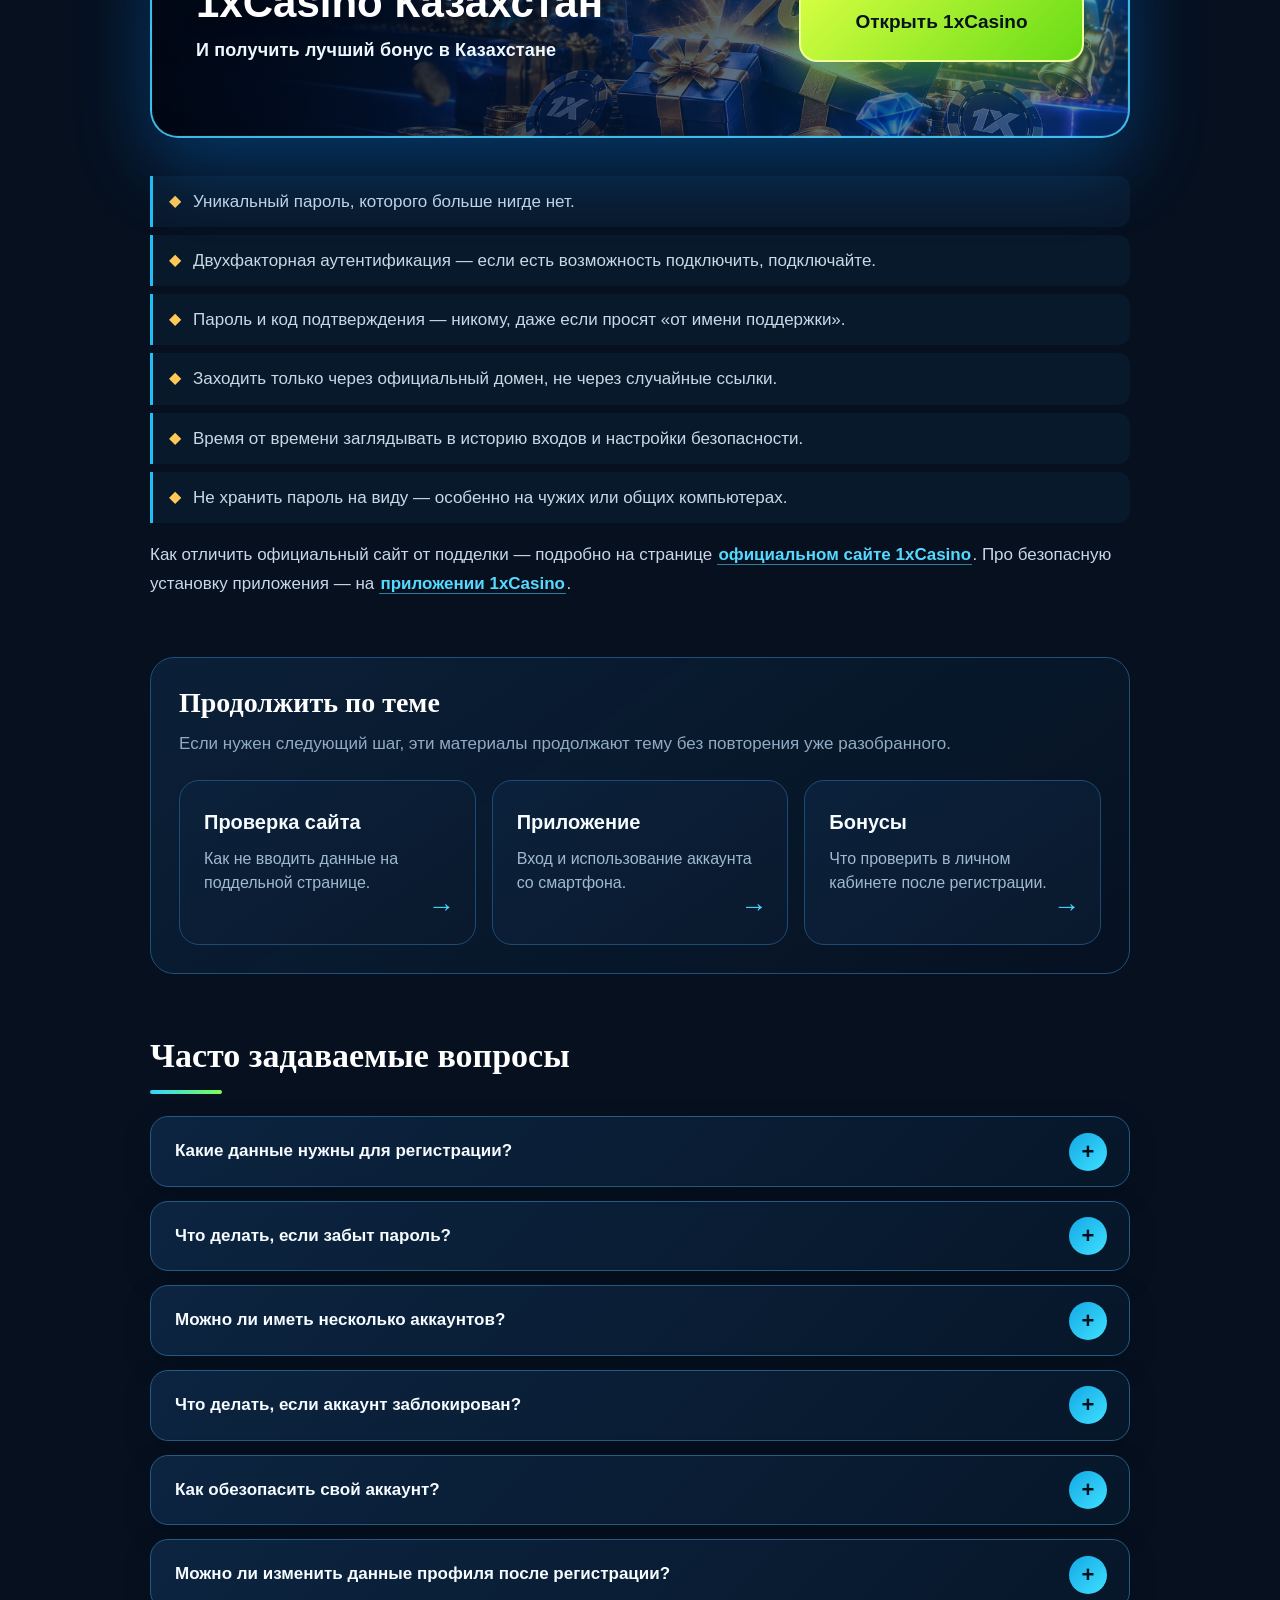
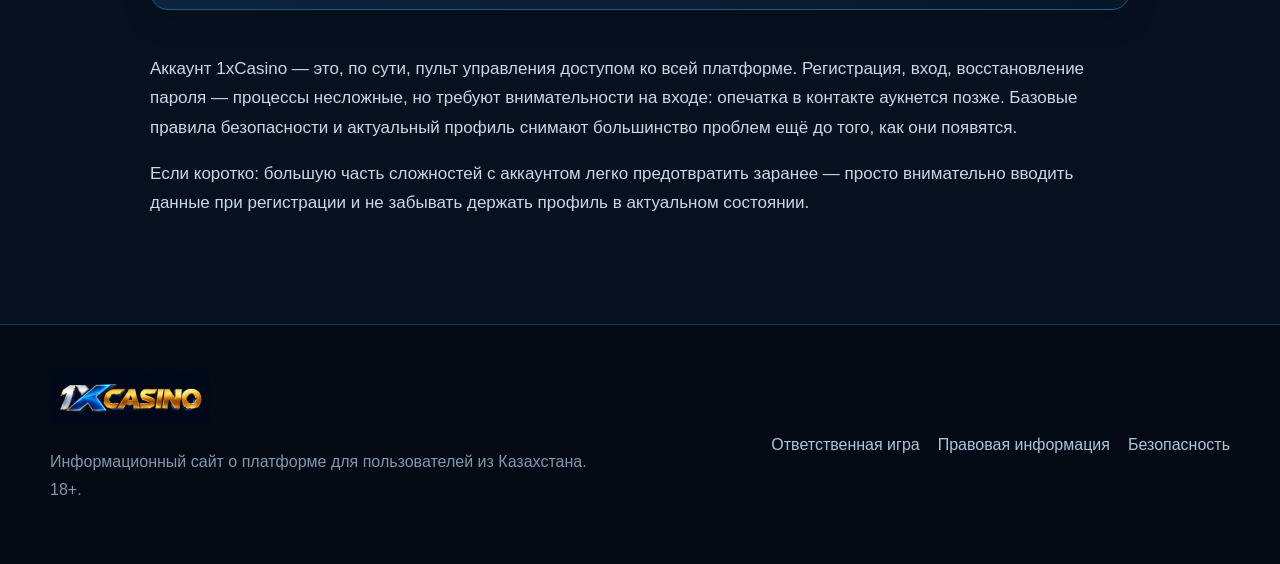
<file: account/index.html>
<!DOCTYPE html>

<html lang="ru-KZ"><head><meta charset="utf-8"/><meta content="width=device-width,initial-scale=1" name="viewport"/><meta content="qPjzmNS5wtSIZxsysPpZDetYylLWmhqcypf41-nfnxM" name="google-site-verification"/><title>1xCasino регистрация и вход — как создать аккаунт и войти</title><meta content="Как зарегистрироваться на 1xCasino, войти в аккаунт, восстановить пароль и настроить профиль. Рекомендации по безопасности личного кабинета." name="description"><link href="https://temirtau.org/account/" rel="canonical"/><meta content="index,follow" name="robots"/><meta content="1xCasino регистрация и вход — как создать аккаунт и войти" property="og:title"/><meta content="Как зарегистрироваться на 1xCasino, войти в аккаунт, восстановить пароль и настроить профиль. Рекомендации по безопасности личного кабинета." property="og:description"/><meta content="https://temirtau.org/account/" property="og:url"/><meta content="website" property="og:type"/><meta content="https://temirtau.org/assets/img/lobby.webp" property="og:image"/><meta content="summary_large_image" name="twitter:card"/><link href="/favicon.png" rel="icon"/><link href="/assets/css/site-v4.css" rel="stylesheet"/></meta></head><body>
<header><div class="shell head"><a class="logo" href="/"><img alt="1xCasino Казахстан" src="/assets/img/logo.webp"/></a><nav class="desktop"><a href="/">Обзор</a><a href="/mirror/">Зеркало</a><a href="/app/">Приложение</a><a href="/account/">Аккаунт</a><a href="/bonuses/">Бонусы</a><a href="/games/">Игры</a><a href="/official-site/">Официальный сайт</a></nav><a class="cta small" href="/go/">Перейти</a><button aria-expanded="false" aria-label="Меню" class="menu">☰</button></div><nav class="mobile-nav"><a href="/">Обзор</a><a href="/mirror/">Зеркало</a><a href="/app/">Приложение</a><a href="/account/">Аккаунт</a><a href="/bonuses/">Бонусы</a><a href="/games/">Игры</a><a href="/official-site/">Официальный сайт</a><a class="cta" href="/go/">Открыть 1xCasino</a></nav></header>
<main><section class="hero"><img alt="1xCasino регистрация и вход в аккаунт" src="/assets/img/lobby.webp"/><div class="hero-shade"></div><div class="shell hero-copy"><span class="eyebrow">КАЗАХСТАН • ОБЗОР ПЛАТФОРМЫ</span><h1>1xCasino регистрация и вход в аккаунт</h1><p>Как зарегистрироваться на 1xCasino, войти в аккаунт, восстановить пароль и настроить профиль. Рекомендации по безопасности личного кабинета.</p><a class="cta hero-btn" href="/go/">Перейти на 1xCasino</a></div></section>
<section class="shell article"><nav class="toc"><b>На этой странице</b><a href="#регистрация">Регистрация</a><a href="#вход">Вход</a><a href="#восстановление-пароля">Восстановление пароля</a><a href="#профиль">Профиль</a><a href="#безопасность">Безопасность</a><a href="#часто-задаваемые-вопросы">Часто задаваемые вопросы</a></nav><p>Разберём по шагам: как зарегистрироваться, войти в аккаунт, восстановить пароль, если забыли, и настроить профиль под себя. Заодно — про безопасность, куда без неё.</p><p>Аккаунт — это, по сути, ключ ко всей платформе. Поэтому важна не только сама регистрация, но и то, как потом управлять профилем, не создавая себе проблем.</p><h2 id="регистрация">Регистрация</h2><p>Первый шаг к доступу — регистрация. Указываете базовые данные, подтверждаете контакт — и всё, дальше можно пользоваться платформой.</p><p>Занимает это буквально пару минут, ничего сложного. Но вот качество введённых данных потом аукается — от того, получится ли восстановить пароль, до того, дойдут ли важные уведомления.</p><h3>На что обратить внимание при регистрации</h3><div class="table-wrap"><table><tr><th>Момент</th><th>Почему это важно</th></tr><tr><td>Достоверность данных</td><td>Влияет на возможность восстановления доступа в будущем</td></tr><tr><td>Актуальный контакт</td><td>Используется для подтверждения аккаунта и уведомлений</td></tr><tr><td>Надёжный пароль</td><td>Снижает риск несанкционированного доступа</td></tr><tr><td>Ознакомление с условиями</td><td>Помогает избежать недопонимания при дальнейшем использовании</td></tr></table></div><p>Ошибка в контакте на этапе регистрации — частая причина, почему потом сложно восстановить доступ. Так что все поля лучше заполнять внимательно и перепроверить перед тем, как жать «завершить».</p><aside class="promo"><div><strong>1xCasino Казахстан</strong><span>И получить лучший бонус в Казахстане</span></div><a class="cta" href="/go/">Открыть 1xCasino</a></aside><p>И сразу после регистрации не поленитесь проверить, что контактные данные отображаются правильно. Поправить что-то сейчас куда проще, чем потом, когда доступ уже понадобится срочно.</p><h2 id="вход">Вход</h2><p>Заходите обычно по логину (или контакту) и паролю, которые указывали при регистрации. Тот, кто гуглит «1xcasino login», как правило, хочет одного — быстро попасть в личный кабинет, без лишних телодвижений.</p><p>Насколько быстро это получится, зависит от того, как аккуратно данные были сохранены при регистрации. Менеджер паролей тут реально спасает — забытый пароль в самый неподходящий момент случается чаще, чем кажется.</p><h3>Частые проблемы при входе</h3><div class="table-wrap"><table><tr><th>Проблема</th><th>Возможная причина</th><th>Что делать</th></tr><tr><td>Сообщение о неверных данных</td><td>Ошибка в логине или пароле</td><td>Проверьте введённые данные ещё раз</td></tr><tr><td>Вход не завершается</td><td>Проблемы с интернет-соединением</td><td>Проверьте подключение к сети</td></tr><tr><td>Аккаунт заблокирован</td><td>Система безопасности отметила подозрительную активность</td><td>Обратитесь в службу поддержки</td></tr><tr><td>Код подтверждения не приходит</td><td>Неверный или неактивный контакт</td><td>Обновите контактные данные</td></tr></table></div><p>Если проблема повторяется и ничего из списка не помогло — пишите в поддержку, там разберутся.</p><p>Кстати, чтобы ускорить разговор с поддержкой, заранее подготовьте пару деталей: какое устройство, какой браузер, точный текст ошибки. С этим специалисты находят причину гораздо быстрее.</p><h2 id="восстановление-пароля">Восстановление пароля</h2><p>Забыли пароль — не страшно, для этого есть отдельная функция на странице входа. Система отправит код подтверждения на контакт, который указывали при регистрации.</p><p>Сам порядок такой: заходите в раздел восстановления, вводите контакт из регистрации, подтверждаете личность кодом и задаёте новый пароль. Он, к слову, должен отличаться от старого и быть достаточно сложным — не «12345» и не дата рождения.</p><p>Обычно всё занимает пару минут — если контакт актуален и доступ к нему не потерян.</p><p>А вот если доступа к тому контакту больше нет — тут уже без поддержки не обойтись, придётся обращаться за дополнительными инструкциями.</p><aside class="promo"><div><strong>1xCasino Казахстан</strong><span>И получить лучший бонус в Казахстане</span></div><a class="cta" href="/go/">Открыть 1xCasino</a></aside><p>Чтобы не попадать в такую ситуацию, обновляйте контакт в профиле сразу, как он меняется — например, после смены номера телефона. Мелочь, а восстановление доступа потом сильно упрощает.</p><h2 id="профиль">Профиль</h2><p>В личном кабинете можно управлять несколькими блоками настроек:</p><div class="list-row"><span>◆</span><p>Персональные данные — имя, контакты и прочие базовые параметры.</p></div><div class="list-row"><span>◆</span><p>Безопасность — смена пароля, двухфакторная аутентификация, если она подключена.</p></div><div class="list-row"><span>◆</span><p>Уведомления — какие сообщения получать, а какие нет.</p></div><div class="list-row"><span>◆</span><p>Язык и отображение — интерфейс под себя.</p></div><p>Держать профиль актуальным, особенно контакты — это прямая экономия времени и нервов при восстановлении доступа или получении важных уведомлений.</p><p>Менять настройки можно когда угодно, но для некоторых действий — например, смены основного контакта — система попросит дополнительное подтверждение. Это не бюрократия ради бюрократии, а защита от того, чтобы кто-то посторонний тихо поменял ваши данные.</p><p>Такая двойная проверка — лишний шаг, зато аккаунт остаётся под вашим контролем, а не под контролем того, кто случайно получил доступ к паролю.</p><h2 id="безопасность">Безопасность</h2><p>Что реально помогает защитить аккаунт:</p><aside class="promo"><div><strong>1xCasino Казахстан</strong><span>И получить лучший бонус в Казахстане</span></div><a class="cta" href="/go/">Открыть 1xCasino</a></aside><div class="list-row"><span>◆</span><p>Уникальный пароль, которого больше нигде нет.</p></div><div class="list-row"><span>◆</span><p>Двухфакторная аутентификация — если есть возможность подключить, подключайте.</p></div><div class="list-row"><span>◆</span><p>Пароль и код подтверждения — никому, даже если просят «от имени поддержки».</p></div><div class="list-row"><span>◆</span><p>Заходить только через официальный домен, не через случайные ссылки.</p></div><div class="list-row"><span>◆</span><p>Время от времени заглядывать в историю входов и настройки безопасности.</p></div><div class="list-row"><span>◆</span><p>Не хранить пароль на виду — особенно на чужих или общих компьютерах.</p></div><p>Как отличить официальный сайт от подделки — подробно на странице <a class="inline-link" href="/official-site/">официальном сайте 1xCasino</a>. Про безопасную установку приложения — на <a class="inline-link" href="/app/">приложении 1xCasino</a>.</p><section class="related"><h2>Продолжить по теме</h2><p>Если нужен следующий шаг, эти материалы продолжают тему без повторения уже разобранного.</p><div class="related-grid"><a class="related-card" href="/official-site/"><strong>Проверка сайта</strong><span>Как не вводить данные на поддельной странице.</span></a><a class="related-card" href="/app/"><strong>Приложение</strong><span>Вход и использование аккаунта со смартфона.</span></a><a class="related-card" href="/bonuses/"><strong>Бонусы</strong><span>Что проверить в личном кабинете после регистрации.</span></a></div></section><h2 class="faq-title" id="часто-задаваемые-вопросы">Часто задаваемые вопросы</h2><div class="faq-grid"><details class="faq-item"><summary>Какие данные нужны для регистрации?</summary><div class="faq-answer"><p>Базовые персональные данные плюс актуальный контакт для подтверждения аккаунта.</p></div></details><details class="faq-item"><summary>Что делать, если забыт пароль?</summary><div class="faq-answer"><p>Восстановить через функцию на странице входа — код придёт на контакт из регистрации.</p></div></details><details class="faq-item"><summary>Можно ли иметь несколько аккаунтов?</summary><div class="faq-answer"><p>Обычно правила платформ разрешают только один аккаунт на человека.</p></div></details><details class="faq-item"><summary>Что делать, если аккаунт заблокирован?</summary><div class="faq-answer"><p>Написать в поддержку — там объяснят причину и подскажут, что делать дальше.</p></div></details><details class="faq-item"><summary>Как обезопасить свой аккаунт?</summary><div class="faq-answer"><p>Надёжный пароль, двухфакторка и вход строго через официальный сайт — этого обычно достаточно.</p></div></details><details class="faq-item"><summary>Можно ли изменить данные профиля после регистрации?</summary><div class="faq-answer"><p>Да, почти всё можно поправить в личном кабинете в любой момент.</p></div></details></div><p>Аккаунт 1xCasino — это, по сути, пульт управления доступом ко всей платформе. Регистрация, вход, восстановление пароля — процессы несложные, но требуют внимательности на входе: опечатка в контакте аукнется позже. Базовые правила безопасности и актуальный профиль снимают большинство проблем ещё до того, как они появятся.</p><p>Если коротко: большую часть сложностей с аккаунтом легко предотвратить заранее — просто внимательно вводить данные при регистрации и не забывать держать профиль в актуальном состоянии.</p></section></main>
<footer><div class="shell foot"><div><img alt="1xCasino" class="foot-logo" src="/assets/img/logo.webp"/><p>Информационный сайт о платформе для пользователей из Казахстана. 18+.</p></div><div class="foot-links"><a href="/responsible-gaming/">Ответственная игра</a><a href="/legal/">Правовая информация</a><a href="/official-site/">Безопасность</a></div></div></footer><script src="/assets/js/site.js"></script></body></html>
</file>
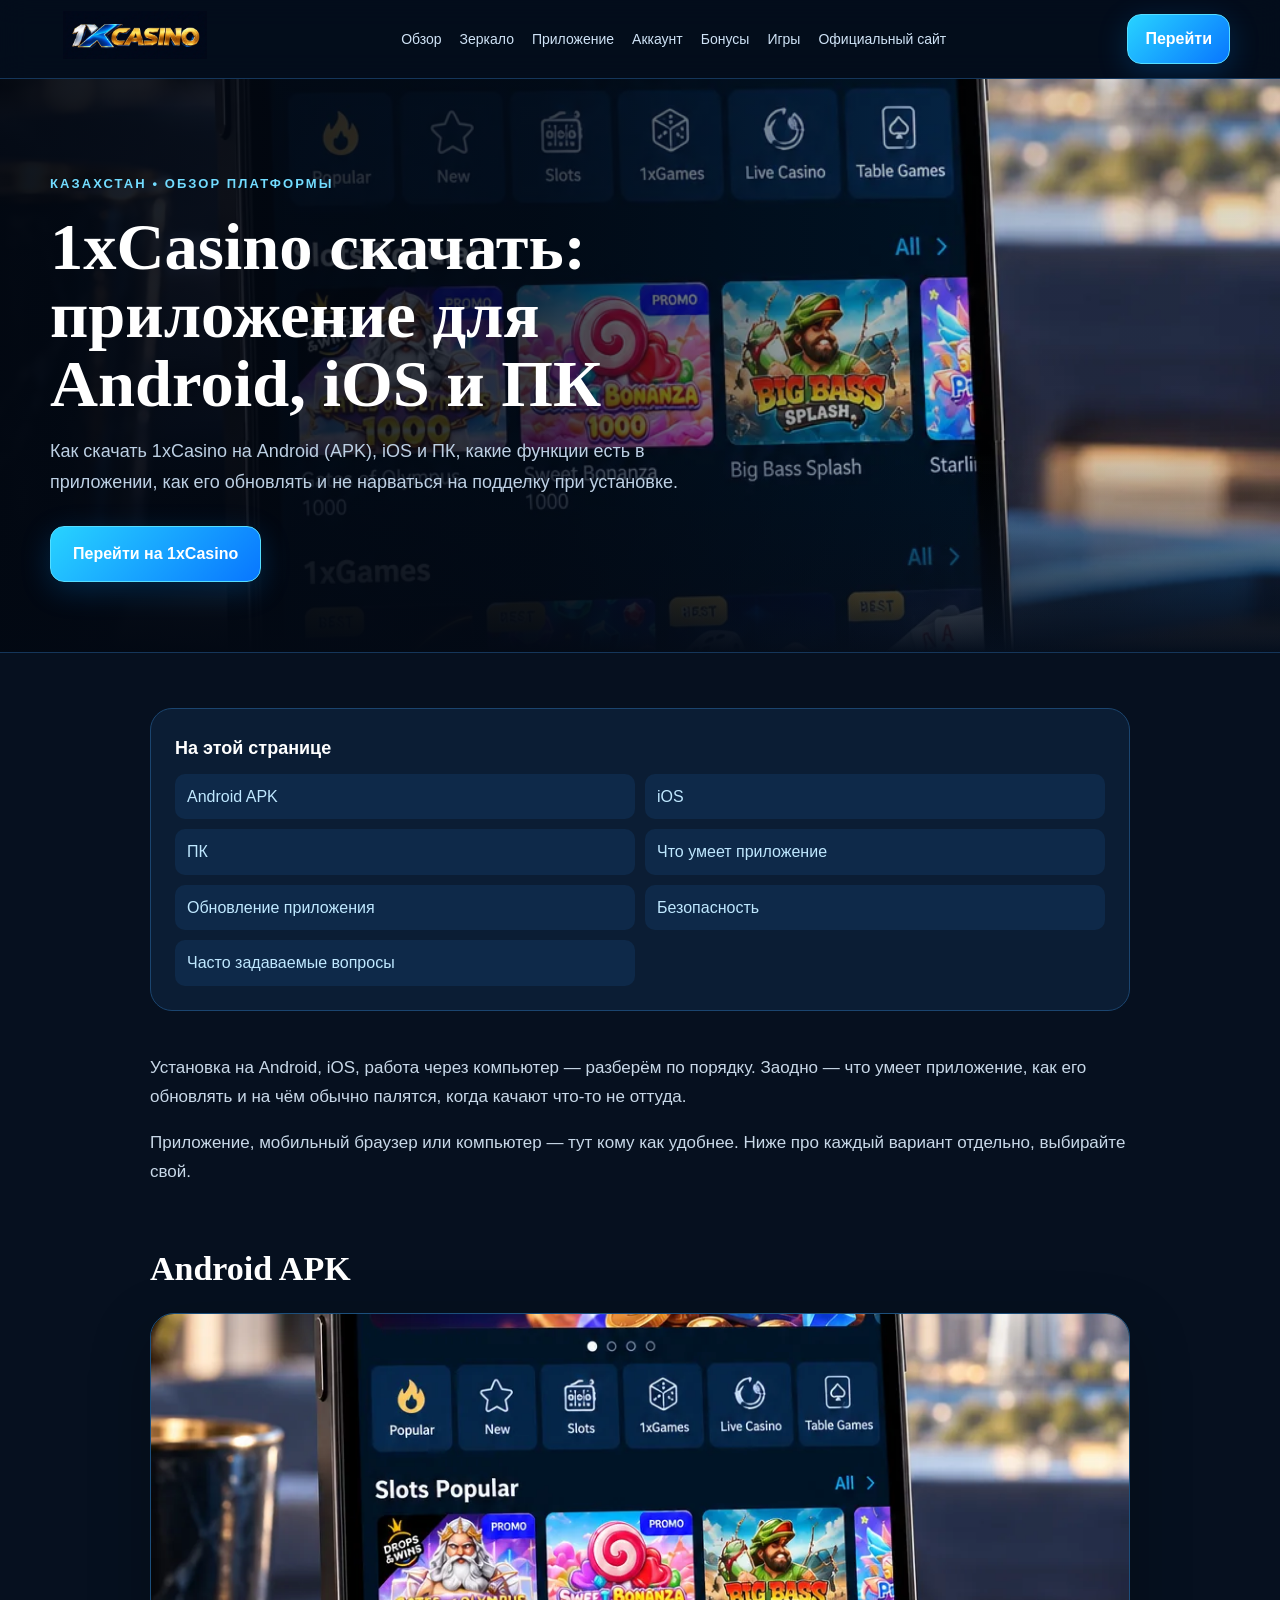
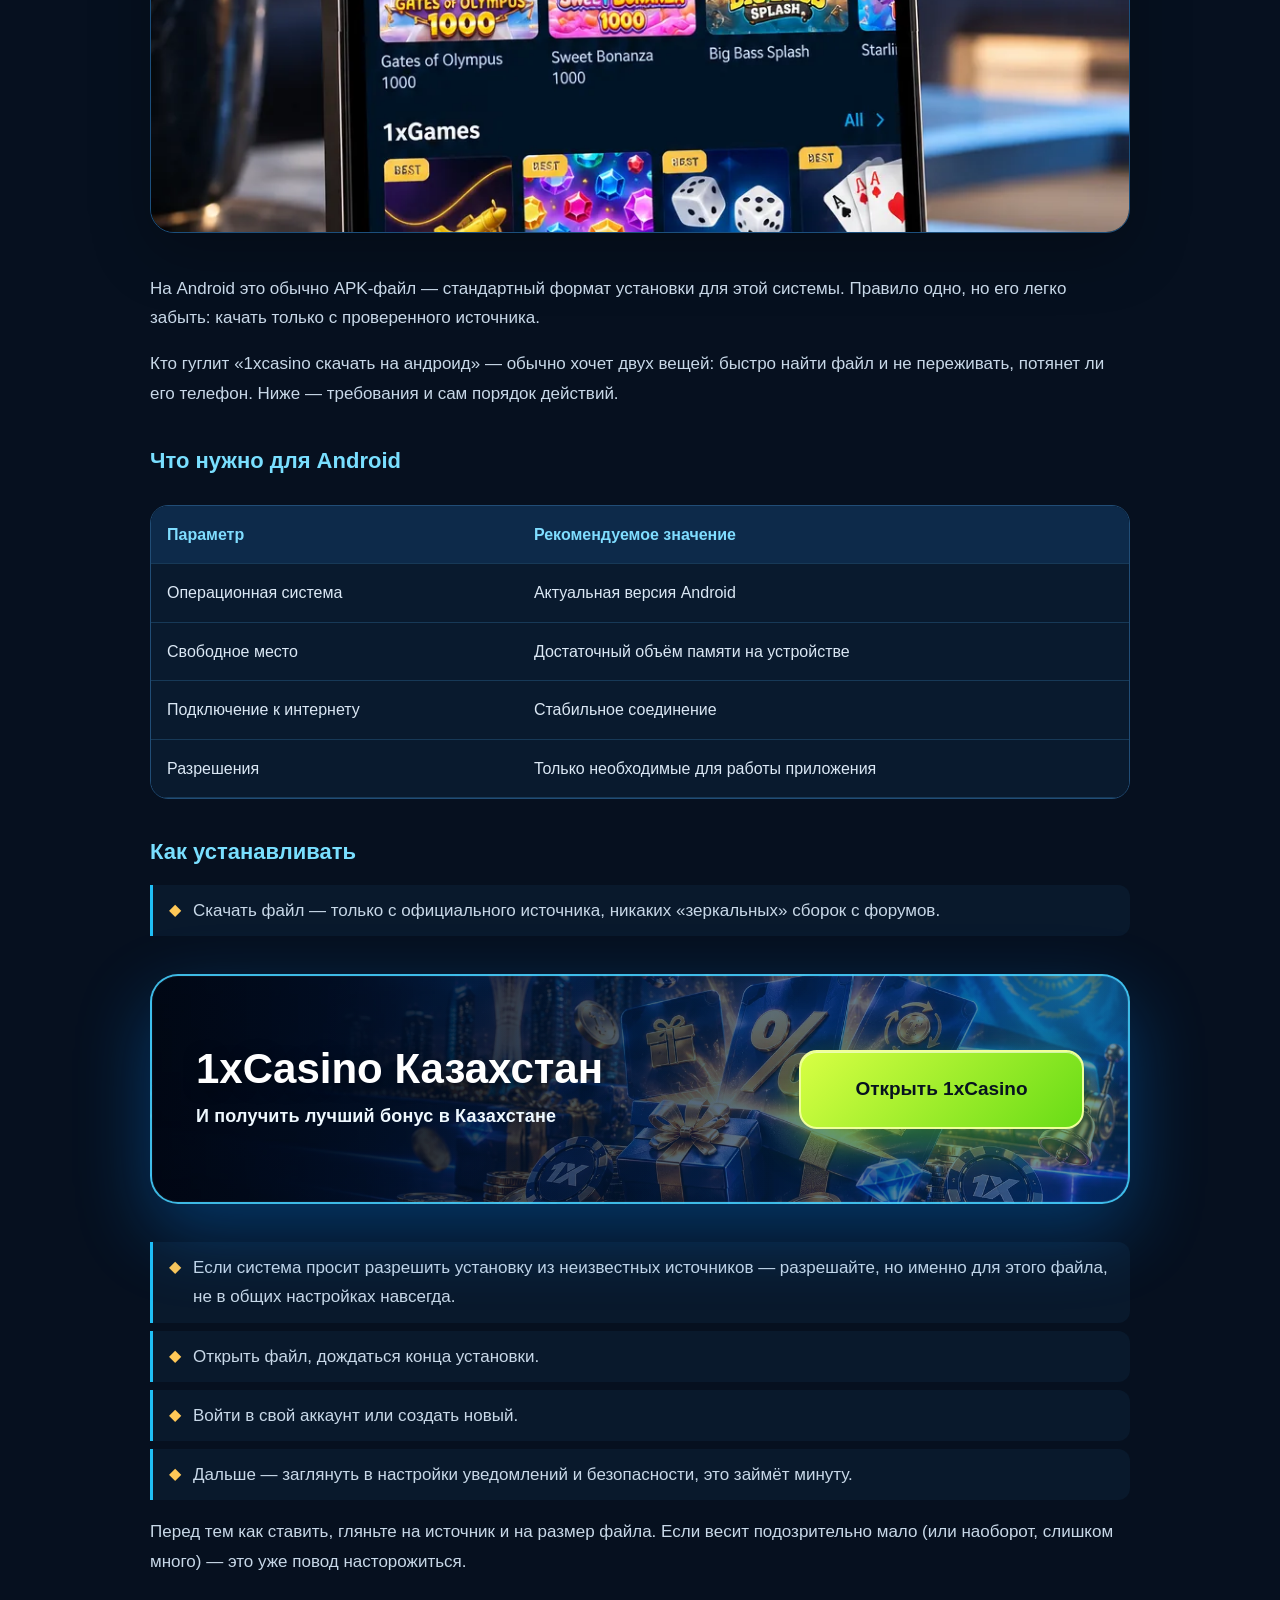
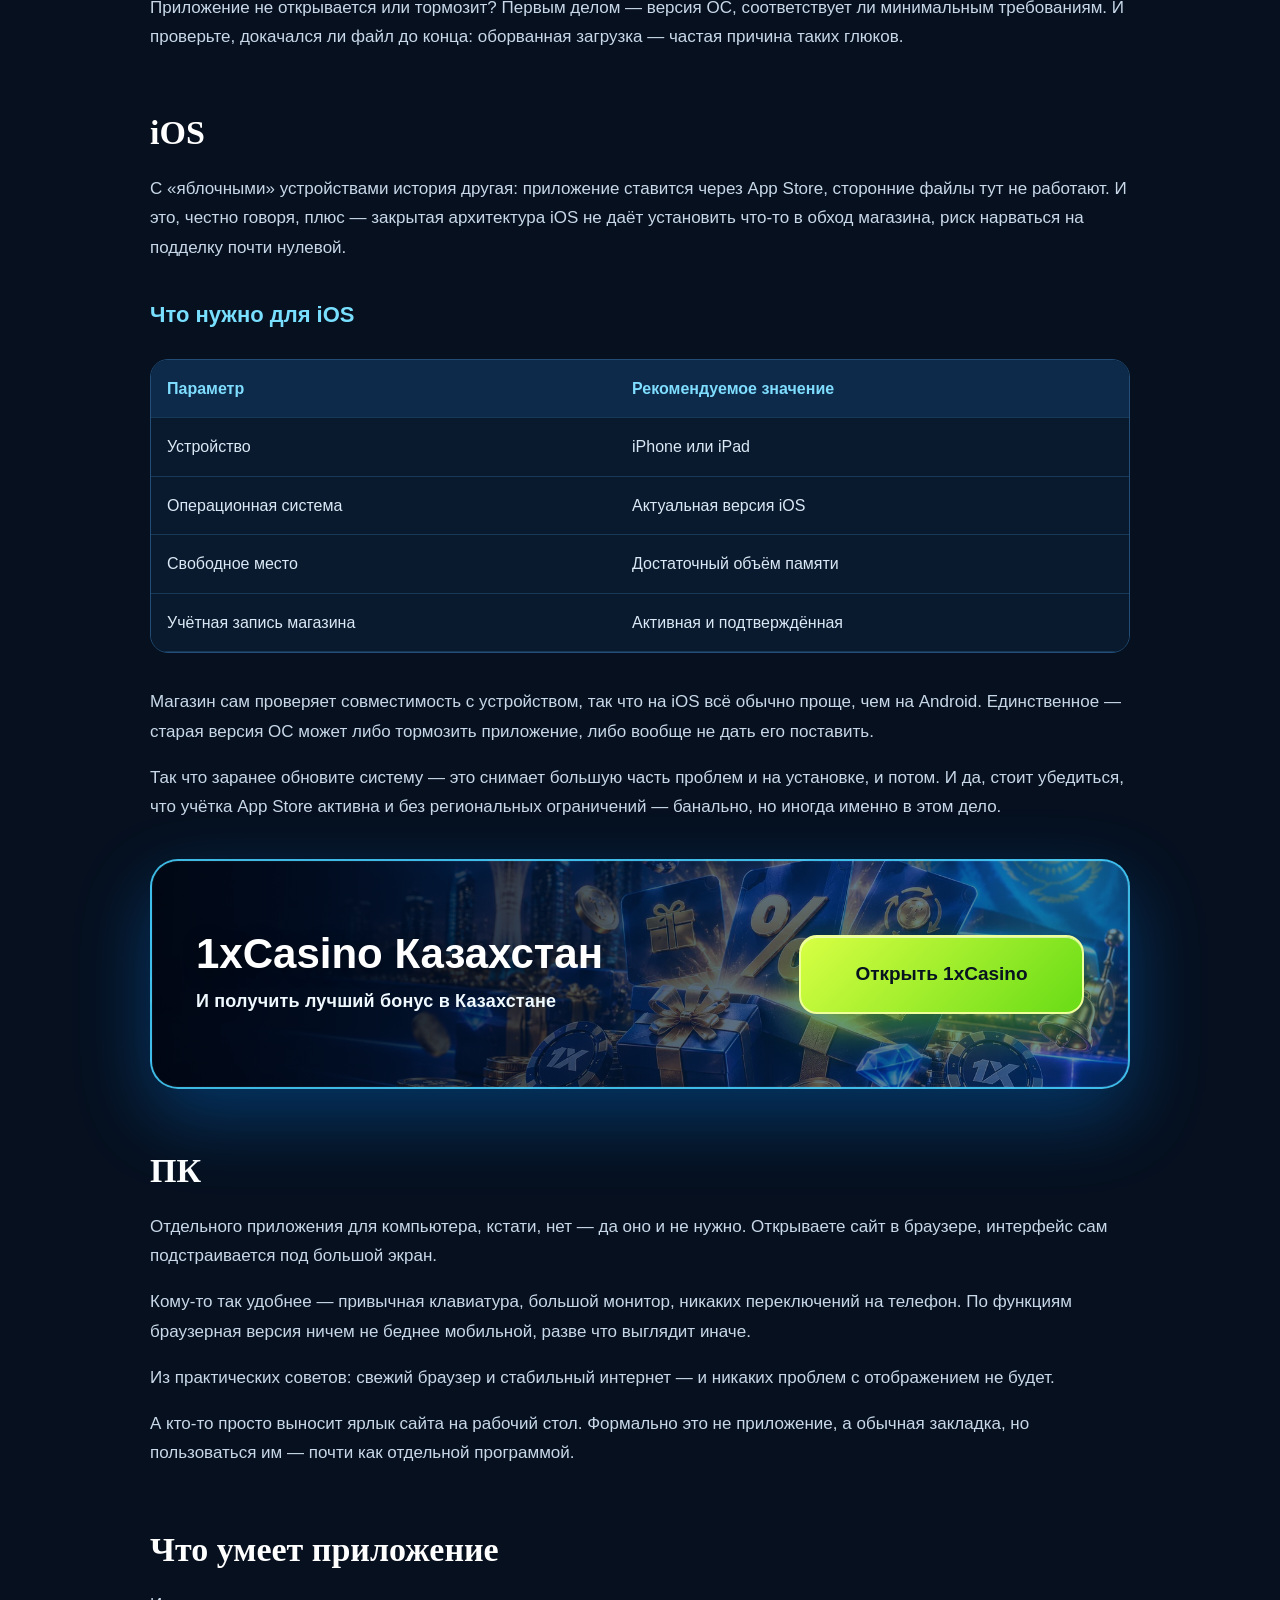
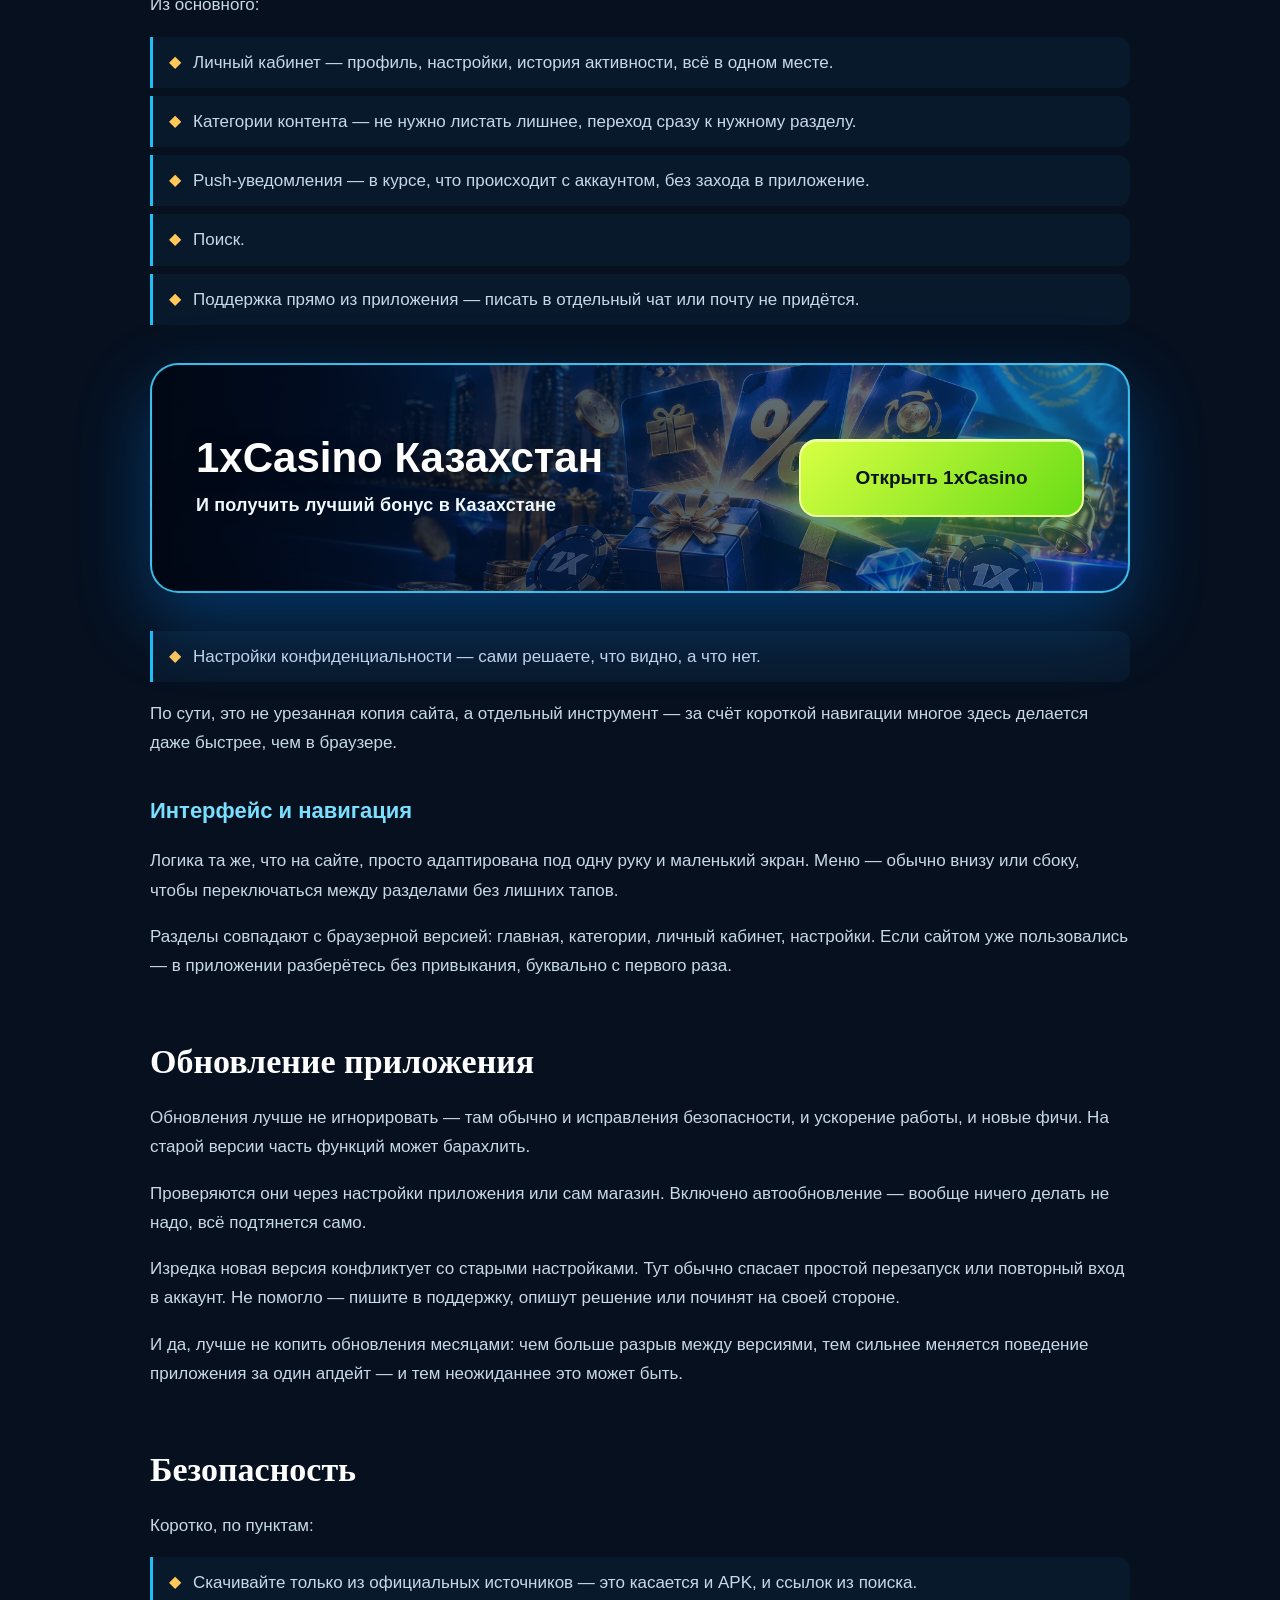
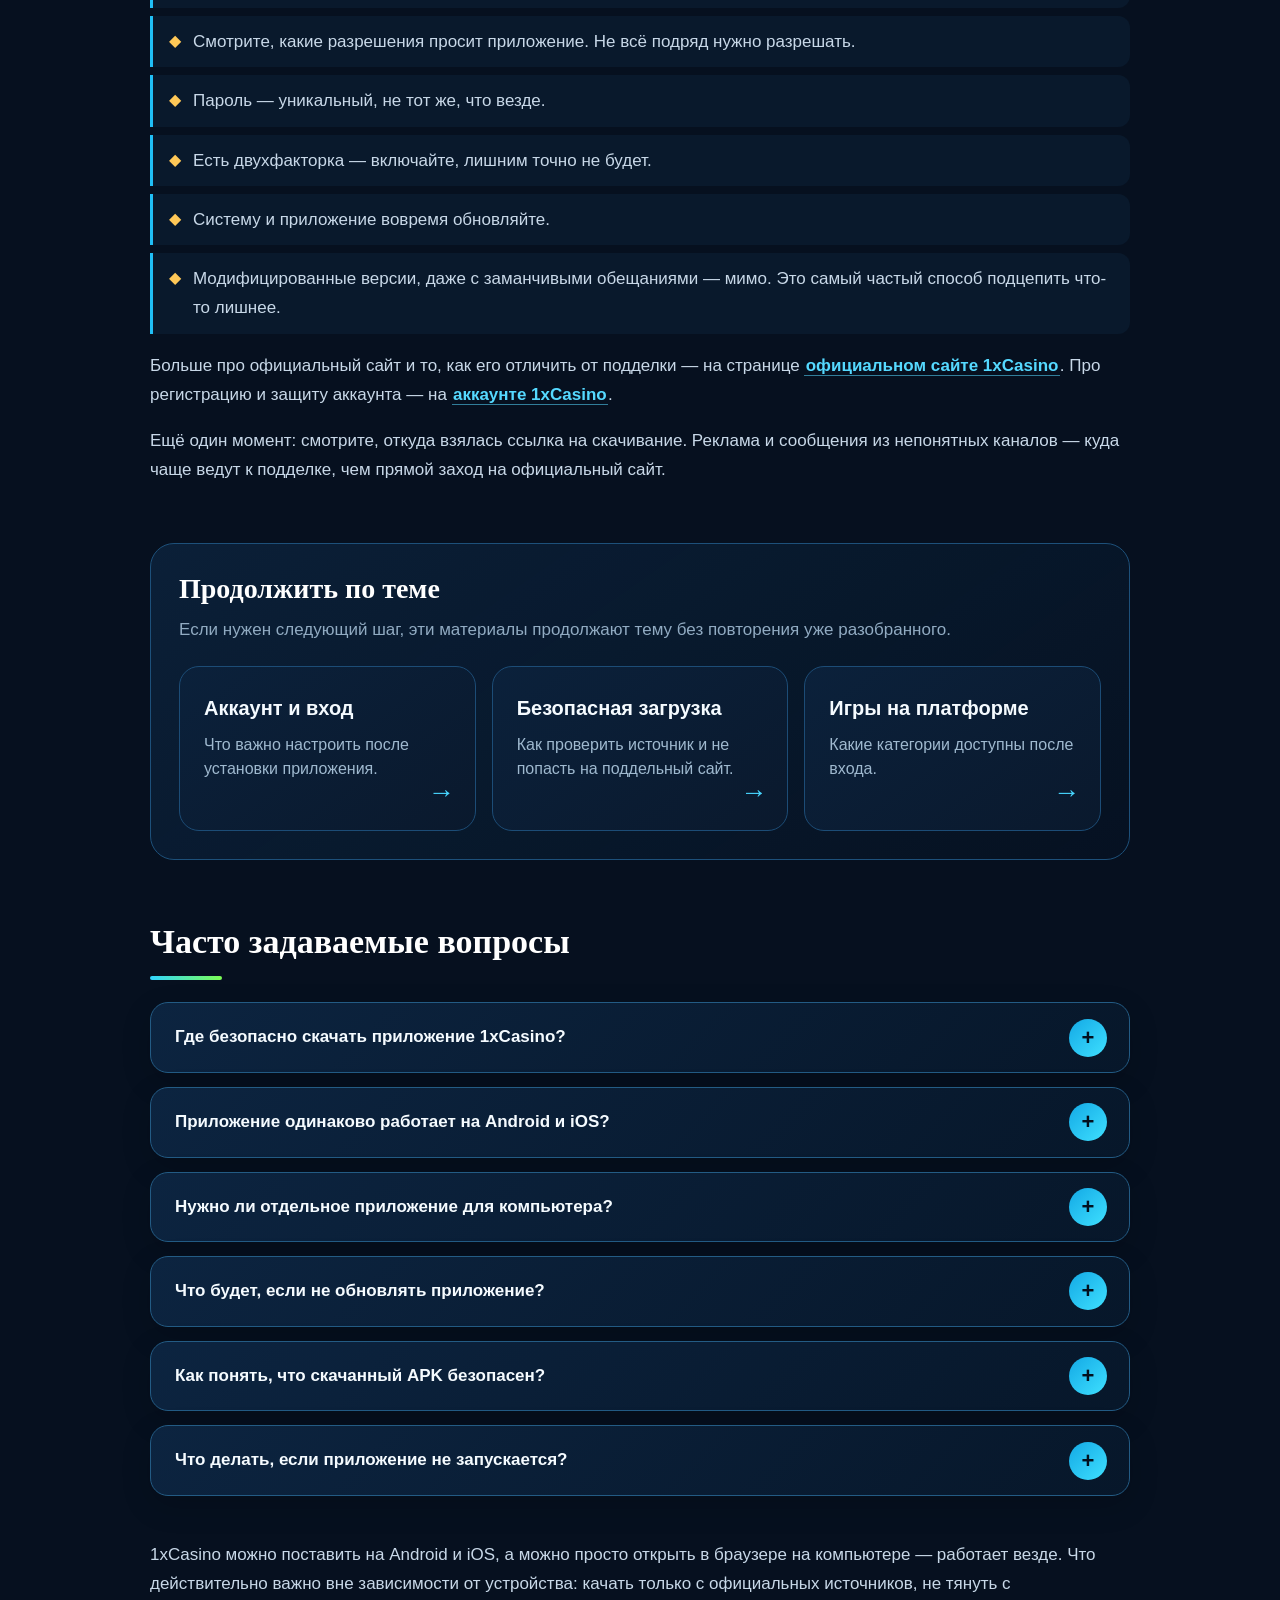
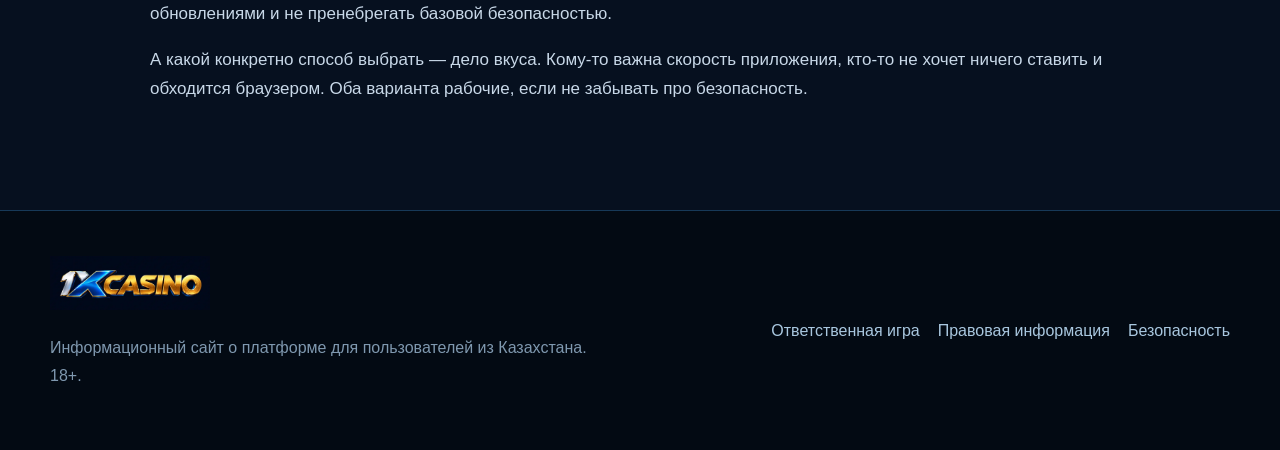
<file: app/index.html>
<!DOCTYPE html>

<html lang="ru-KZ"><head><meta charset="utf-8"/><meta content="width=device-width,initial-scale=1" name="viewport"/><meta content="qPjzmNS5wtSIZxsysPpZDetYylLWmhqcypf41-nfnxM" name="google-site-verification"/><title>1xCasino скачать — приложение для Android, iOS и ПК</title><meta content="Как скачать 1xCasino на Android (APK), iOS и ПК, какие функции есть в приложении, как его обновлять и не нарваться на подделку при установке." name="description"><link href="https://temirtau.org/app/" rel="canonical"/><meta content="index,follow" name="robots"/><meta content="1xCasino скачать — приложение для Android, iOS и ПК" property="og:title"/><meta content="Как скачать 1xCasino на Android (APK), iOS и ПК, какие функции есть в приложении, как его обновлять и не нарваться на подделку при установке." property="og:description"/><meta content="https://temirtau.org/app/" property="og:url"/><meta content="website" property="og:type"/><meta content="https://temirtau.org/assets/img/mobile.webp" property="og:image"/><meta content="summary_large_image" name="twitter:card"/><link href="/favicon.png" rel="icon"/><link href="/assets/css/site-v4.css" rel="stylesheet"/></meta></head><body>
<header><div class="shell head"><a class="logo" href="/"><img alt="1xCasino Казахстан" src="/assets/img/logo.webp"/></a><nav class="desktop"><a href="/">Обзор</a><a href="/mirror/">Зеркало</a><a href="/app/">Приложение</a><a href="/account/">Аккаунт</a><a href="/bonuses/">Бонусы</a><a href="/games/">Игры</a><a href="/official-site/">Официальный сайт</a></nav><a class="cta small" href="/go/">Перейти</a><button aria-expanded="false" aria-label="Меню" class="menu">☰</button></div><nav class="mobile-nav"><a href="/">Обзор</a><a href="/mirror/">Зеркало</a><a href="/app/">Приложение</a><a href="/account/">Аккаунт</a><a href="/bonuses/">Бонусы</a><a href="/games/">Игры</a><a href="/official-site/">Официальный сайт</a><a class="cta" href="/go/">Открыть 1xCasino</a></nav></header>
<main><section class="hero"><img alt="1xCasino скачать: приложение для Android, iOS и ПК" src="/assets/img/mobile.webp"/><div class="hero-shade"></div><div class="shell hero-copy"><span class="eyebrow">КАЗАХСТАН • ОБЗОР ПЛАТФОРМЫ</span><h1>1xCasino скачать: приложение для Android, iOS и ПК</h1><p>Как скачать 1xCasino на Android (APK), iOS и ПК, какие функции есть в приложении, как его обновлять и не нарваться на подделку при установке.</p><a class="cta hero-btn" href="/go/">Перейти на 1xCasino</a></div></section>
<section class="shell article"><nav class="toc"><b>На этой странице</b><a href="#android-apk">Android APK</a><a href="#ios">iOS</a><a href="#пк">ПК</a><a href="#что-умеет-приложение">Что умеет приложение</a><a href="#обновление-приложения">Обновление приложения</a><a href="#безопасность">Безопасность</a><a href="#часто-задаваемые-вопросы">Часто задаваемые вопросы</a></nav><p>Установка на Android, iOS, работа через компьютер — разберём по порядку. Заодно — что умеет приложение, как его обновлять и на чём обычно палятся, когда качают что-то не оттуда.</p><p>Приложение, мобильный браузер или компьютер — тут кому как удобнее. Ниже про каждый вариант отдельно, выбирайте свой.</p><h2 id="android-apk">Android APK</h2><figure class="content-visual"><img alt="Android APK" loading="lazy" src="/assets/img/mobile.webp"/></figure><p>На Android это обычно APK-файл — стандартный формат установки для этой системы. Правило одно, но его легко забыть: качать только с проверенного источника.</p><p>Кто гуглит «1xcasino скачать на андроид» — обычно хочет двух вещей: быстро найти файл и не переживать, потянет ли его телефон. Ниже — требования и сам порядок действий.</p><h3>Что нужно для Android</h3><div class="table-wrap"><table><tr><th>Параметр</th><th>Рекомендуемое значение</th></tr><tr><td>Операционная система</td><td>Актуальная версия Android</td></tr><tr><td>Свободное место</td><td>Достаточный объём памяти на устройстве</td></tr><tr><td>Подключение к интернету</td><td>Стабильное соединение</td></tr><tr><td>Разрешения</td><td>Только необходимые для работы приложения</td></tr></table></div><h3>Как устанавливать</h3><div class="list-row"><span>◆</span><p>Скачать файл — только с официального источника, никаких «зеркальных» сборок с форумов.</p></div><aside class="promo"><div><strong>1xCasino Казахстан</strong><span>И получить лучший бонус в Казахстане</span></div><a class="cta" href="/go/">Открыть 1xCasino</a></aside><div class="list-row"><span>◆</span><p>Если система просит разрешить установку из неизвестных источников — разрешайте, но именно для этого файла, не в общих настройках навсегда.</p></div><div class="list-row"><span>◆</span><p>Открыть файл, дождаться конца установки.</p></div><div class="list-row"><span>◆</span><p>Войти в свой аккаунт или создать новый.</p></div><div class="list-row"><span>◆</span><p>Дальше — заглянуть в настройки уведомлений и безопасности, это займёт минуту.</p></div><p>Перед тем как ставить, гляньте на источник и на размер файла. Если весит подозрительно мало (или наоборот, слишком много) — это уже повод насторожиться.</p><p>Приложение не открывается или тормозит? Первым делом — версия ОС, соответствует ли минимальным требованиям. И проверьте, докачался ли файл до конца: оборванная загрузка — частая причина таких глюков.</p><h2 id="ios">iOS</h2><p>С «яблочными» устройствами история другая: приложение ставится через App Store, сторонние файлы тут не работают. И это, честно говоря, плюс — закрытая архитектура iOS не даёт установить что-то в обход магазина, риск нарваться на подделку почти нулевой.</p><h3>Что нужно для iOS</h3><div class="table-wrap"><table><tr><th>Параметр</th><th>Рекомендуемое значение</th></tr><tr><td>Устройство</td><td>iPhone или iPad</td></tr><tr><td>Операционная система</td><td>Актуальная версия iOS</td></tr><tr><td>Свободное место</td><td>Достаточный объём памяти</td></tr><tr><td>Учётная запись магазина</td><td>Активная и подтверждённая</td></tr></table></div><p>Магазин сам проверяет совместимость с устройством, так что на iOS всё обычно проще, чем на Android. Единственное — старая версия ОС может либо тормозить приложение, либо вообще не дать его поставить.</p><p>Так что заранее обновите систему — это снимает большую часть проблем и на установке, и потом. И да, стоит убедиться, что учётка App Store активна и без региональных ограничений — банально, но иногда именно в этом дело.</p><aside class="promo"><div><strong>1xCasino Казахстан</strong><span>И получить лучший бонус в Казахстане</span></div><a class="cta" href="/go/">Открыть 1xCasino</a></aside><h2 id="пк">ПК</h2><p>Отдельного приложения для компьютера, кстати, нет — да оно и не нужно. Открываете сайт в браузере, интерфейс сам подстраивается под большой экран.</p><p>Кому-то так удобнее — привычная клавиатура, большой монитор, никаких переключений на телефон. По функциям браузерная версия ничем не беднее мобильной, разве что выглядит иначе.</p><p>Из практических советов: свежий браузер и стабильный интернет — и никаких проблем с отображением не будет.</p><p>А кто-то просто выносит ярлык сайта на рабочий стол. Формально это не приложение, а обычная закладка, но пользоваться им — почти как отдельной программой.</p><h2 id="что-умеет-приложение">Что умеет приложение</h2><p>Из основного:</p><div class="list-row"><span>◆</span><p>Личный кабинет — профиль, настройки, история активности, всё в одном месте.</p></div><div class="list-row"><span>◆</span><p>Категории контента — не нужно листать лишнее, переход сразу к нужному разделу.</p></div><div class="list-row"><span>◆</span><p>Push-уведомления — в курсе, что происходит с аккаунтом, без захода в приложение.</p></div><div class="list-row"><span>◆</span><p>Поиск.</p></div><div class="list-row"><span>◆</span><p>Поддержка прямо из приложения — писать в отдельный чат или почту не придётся.</p></div><aside class="promo"><div><strong>1xCasino Казахстан</strong><span>И получить лучший бонус в Казахстане</span></div><a class="cta" href="/go/">Открыть 1xCasino</a></aside><div class="list-row"><span>◆</span><p>Настройки конфиденциальности — сами решаете, что видно, а что нет.</p></div><p>По сути, это не урезанная копия сайта, а отдельный инструмент — за счёт короткой навигации многое здесь делается даже быстрее, чем в браузере.</p><h3>Интерфейс и навигация</h3><p>Логика та же, что на сайте, просто адаптирована под одну руку и маленький экран. Меню — обычно внизу или сбоку, чтобы переключаться между разделами без лишних тапов.</p><p>Разделы совпадают с браузерной версией: главная, категории, личный кабинет, настройки. Если сайтом уже пользовались — в приложении разберётесь без привыкания, буквально с первого раза.</p><h2 id="обновление-приложения">Обновление приложения</h2><p>Обновления лучше не игнорировать — там обычно и исправления безопасности, и ускорение работы, и новые фичи. На старой версии часть функций может барахлить.</p><p>Проверяются они через настройки приложения или сам магазин. Включено автообновление — вообще ничего делать не надо, всё подтянется само.</p><p>Изредка новая версия конфликтует со старыми настройками. Тут обычно спасает простой перезапуск или повторный вход в аккаунт. Не помогло — пишите в поддержку, опишут решение или починят на своей стороне.</p><p>И да, лучше не копить обновления месяцами: чем больше разрыв между версиями, тем сильнее меняется поведение приложения за один апдейт — и тем неожиданнее это может быть.</p><h2 id="безопасность">Безопасность</h2><p>Коротко, по пунктам:</p><div class="list-row"><span>◆</span><p>Скачивайте только из официальных источников — это касается и APK, и ссылок из поиска.</p></div><div class="list-row"><span>◆</span><p>Смотрите, какие разрешения просит приложение. Не всё подряд нужно разрешать.</p></div><div class="list-row"><span>◆</span><p>Пароль — уникальный, не тот же, что везде.</p></div><div class="list-row"><span>◆</span><p>Есть двухфакторка — включайте, лишним точно не будет.</p></div><div class="list-row"><span>◆</span><p>Систему и приложение вовремя обновляйте.</p></div><div class="list-row"><span>◆</span><p>Модифицированные версии, даже с заманчивыми обещаниями — мимо. Это самый частый способ подцепить что-то лишнее.</p></div><p>Больше про официальный сайт и то, как его отличить от подделки — на странице <a class="inline-link" href="/official-site/">официальном сайте 1xCasino</a>. Про регистрацию и защиту аккаунта — на <a class="inline-link" href="/account/">аккаунте 1xCasino</a>.</p><p>Ещё один момент: смотрите, откуда взялась ссылка на скачивание. Реклама и сообщения из непонятных каналов — куда чаще ведут к подделке, чем прямой заход на официальный сайт.</p><section class="related"><h2>Продолжить по теме</h2><p>Если нужен следующий шаг, эти материалы продолжают тему без повторения уже разобранного.</p><div class="related-grid"><a class="related-card" href="/account/"><strong>Аккаунт и вход</strong><span>Что важно настроить после установки приложения.</span></a><a class="related-card" href="/official-site/"><strong>Безопасная загрузка</strong><span>Как проверить источник и не попасть на поддельный сайт.</span></a><a class="related-card" href="/games/"><strong>Игры на платформе</strong><span>Какие категории доступны после входа.</span></a></div></section><h2 class="faq-title" id="часто-задаваемые-вопросы">Часто задаваемые вопросы</h2><div class="faq-grid"><details class="faq-item"><summary>Где безопасно скачать приложение 1xCasino?</summary><div class="faq-answer"><p>Только с проверенных официальных источников. Иначе рискуете поставить подделку с вредоносным кодом внутри.</p></div></details><details class="faq-item"><summary>Приложение одинаково работает на Android и iOS?</summary><div class="faq-answer"><p>По функциям — да, отличия в основном в самом процессе установки.</p></div></details><details class="faq-item"><summary>Нужно ли отдельное приложение для компьютера?</summary><div class="faq-answer"><p>Нет, браузерной версии обычно хватает с головой.</p></div></details><details class="faq-item"><summary>Что будет, если не обновлять приложение?</summary><div class="faq-answer"><p>Может начать глючить, плюс останутся неисправленные уязвимости — так что лучше не тянуть.</p></div></details><details class="faq-item"><summary>Как понять, что скачанный APK безопасен?</summary><div class="faq-answer"><p>Смотреть не на файл, а на источник. Доверенный ресурс — безопасно, случайная ссылка с форума — уже нет.</p></div></details><details class="faq-item"><summary>Что делать, если приложение не запускается?</summary><div class="faq-answer"><p>Проверить версию приложения и ОС, перезапустить устройство, в крайнем случае — переустановить.</p></div></details></div><p>1xCasino можно поставить на Android и iOS, а можно просто открыть в браузере на компьютере — работает везде. Что действительно важно вне зависимости от устройства: качать только с официальных источников, не тянуть с обновлениями и не пренебрегать базовой безопасностью.</p><p>А какой конкретно способ выбрать — дело вкуса. Кому-то важна скорость приложения, кто-то не хочет ничего ставить и обходится браузером. Оба варианта рабочие, если не забывать про безопасность.</p></section></main>
<footer><div class="shell foot"><div><img alt="1xCasino" class="foot-logo" src="/assets/img/logo.webp"/><p>Информационный сайт о платформе для пользователей из Казахстана. 18+.</p></div><div class="foot-links"><a href="/responsible-gaming/">Ответственная игра</a><a href="/legal/">Правовая информация</a><a href="/official-site/">Безопасность</a></div></div></footer><script src="/assets/js/site.js"></script></body></html>
</file>
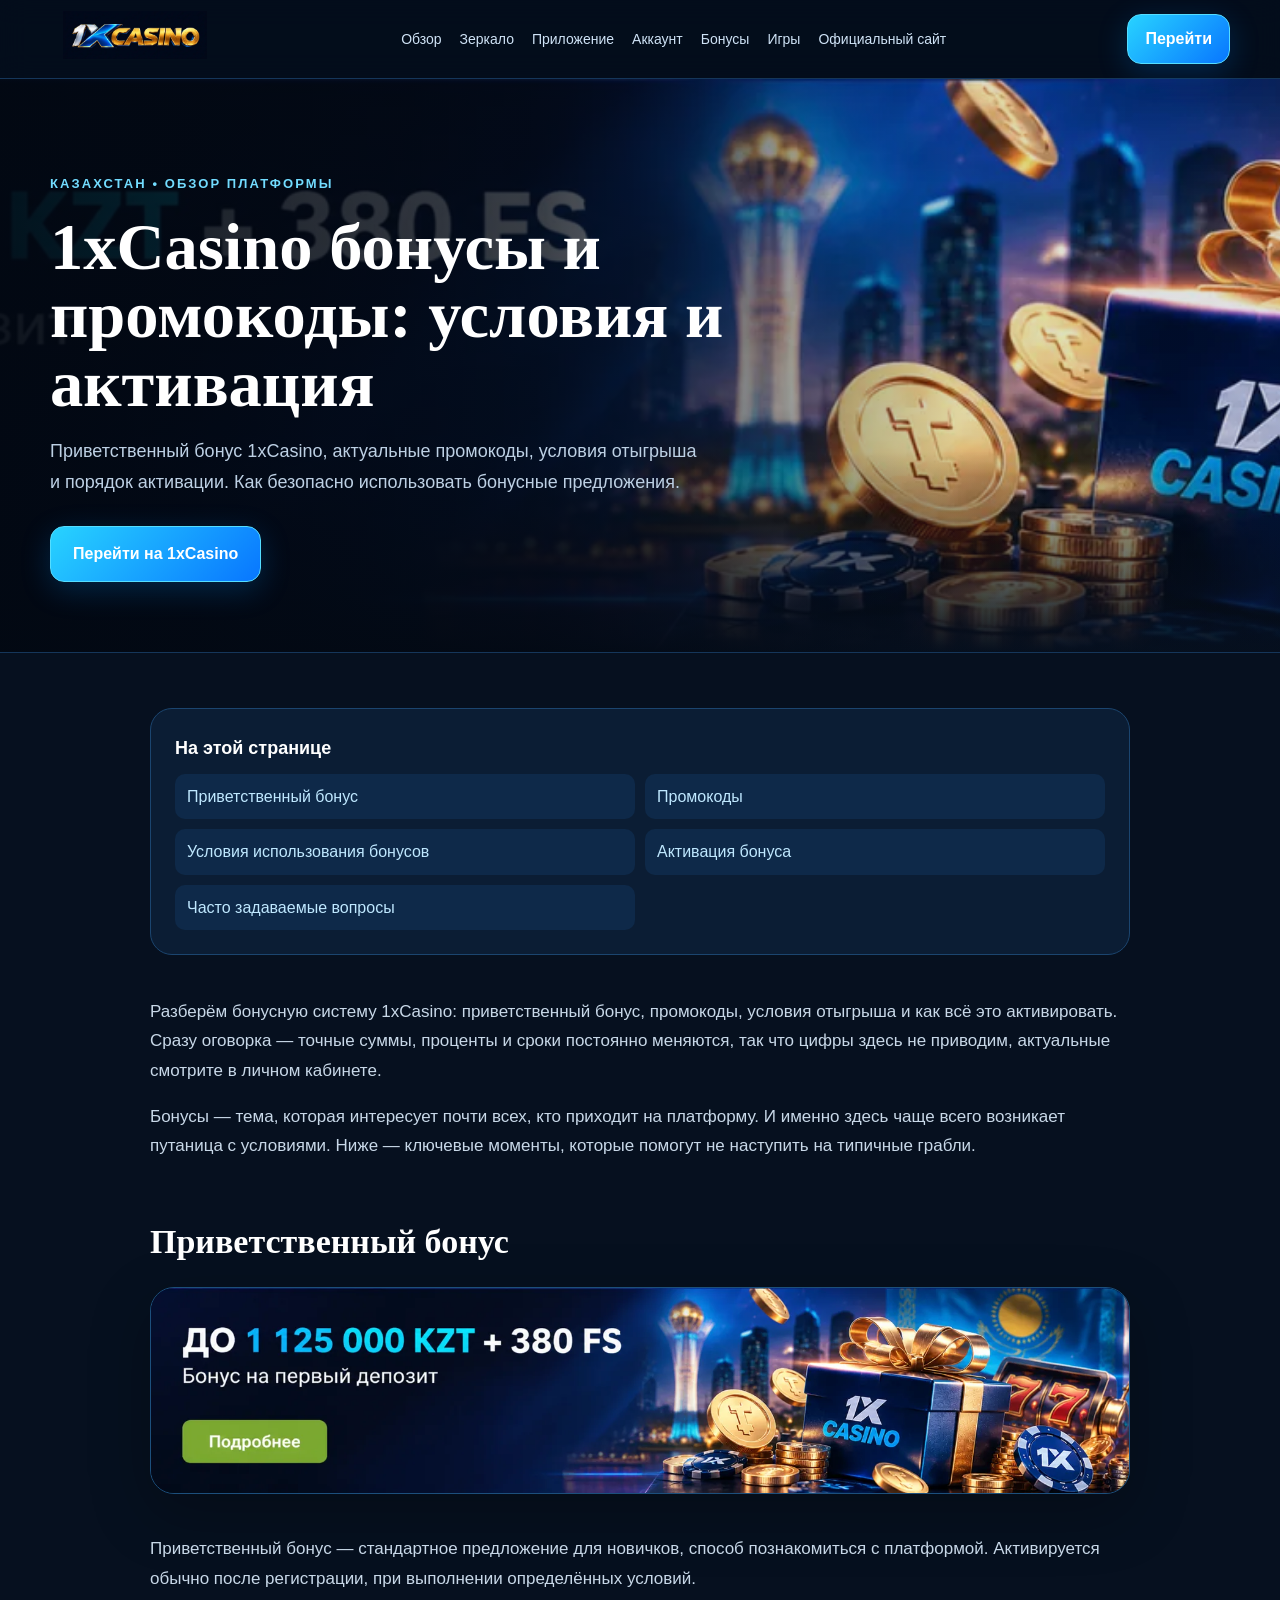
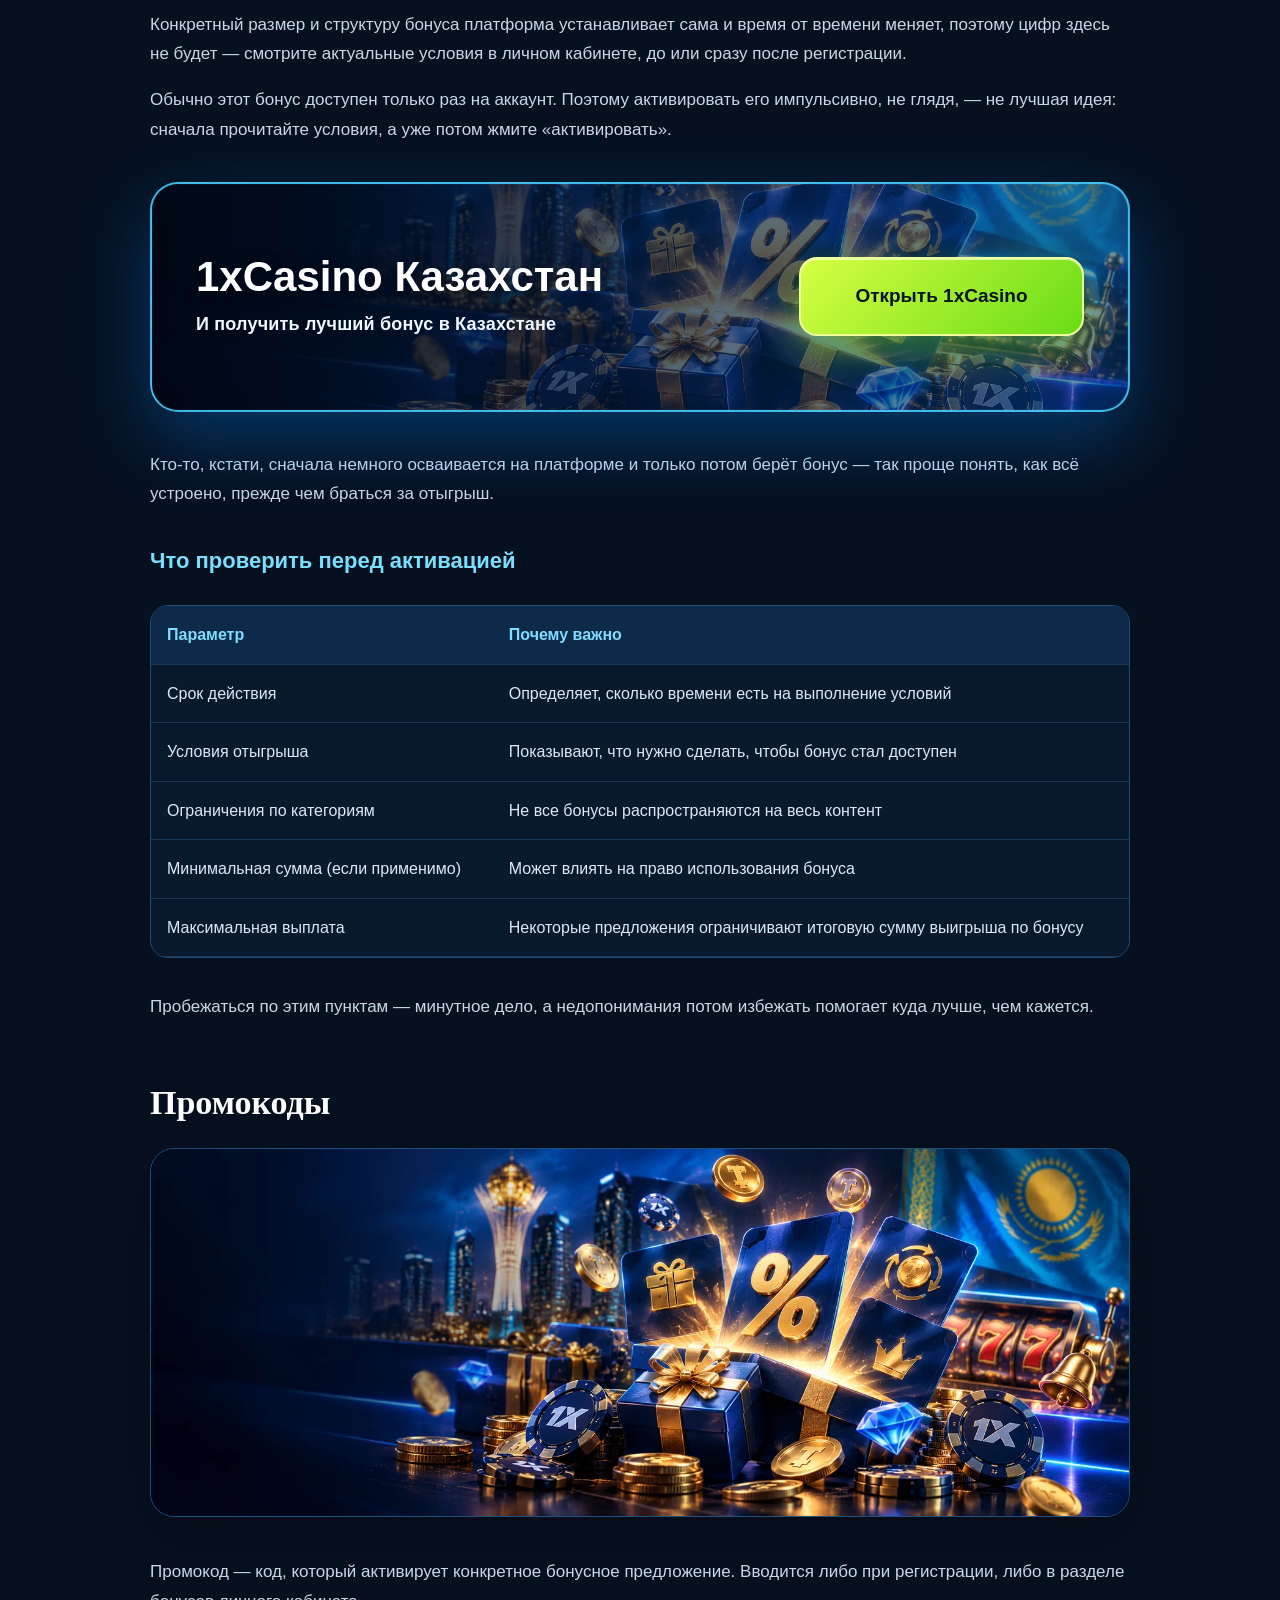
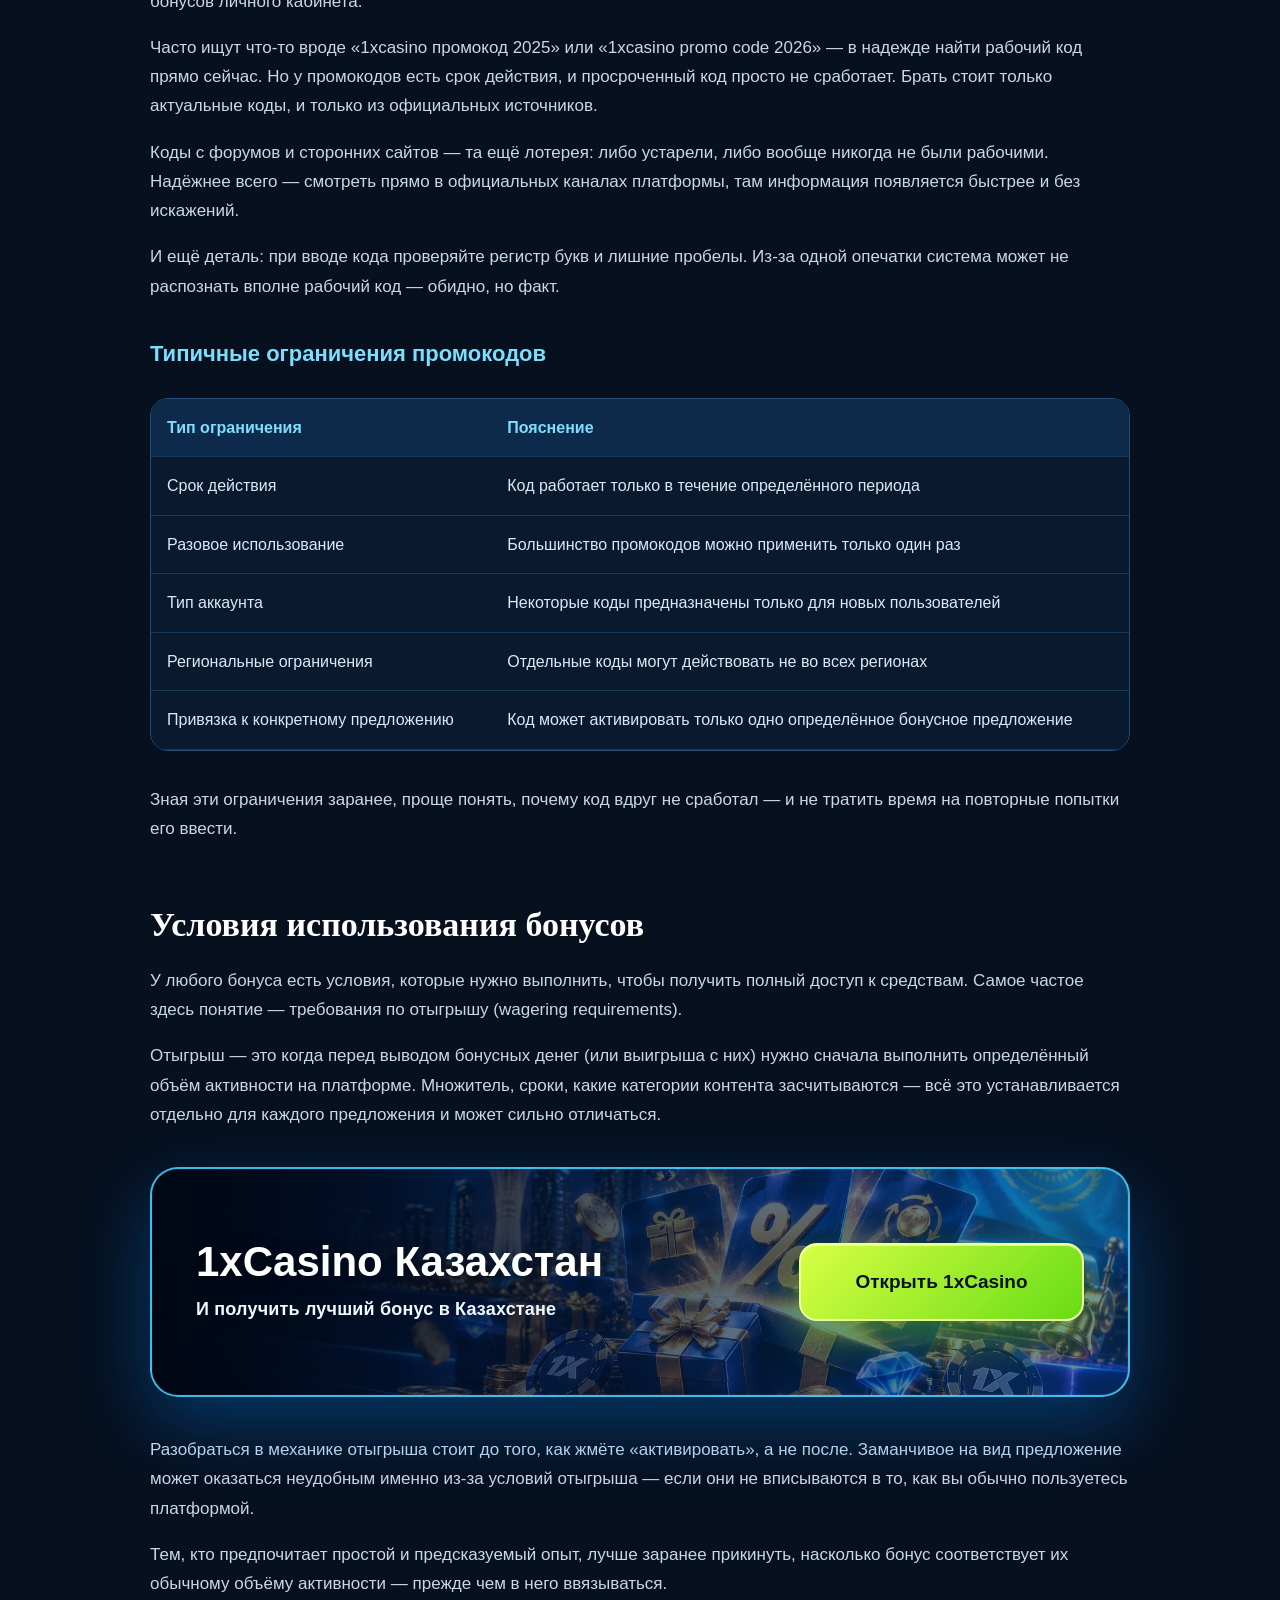
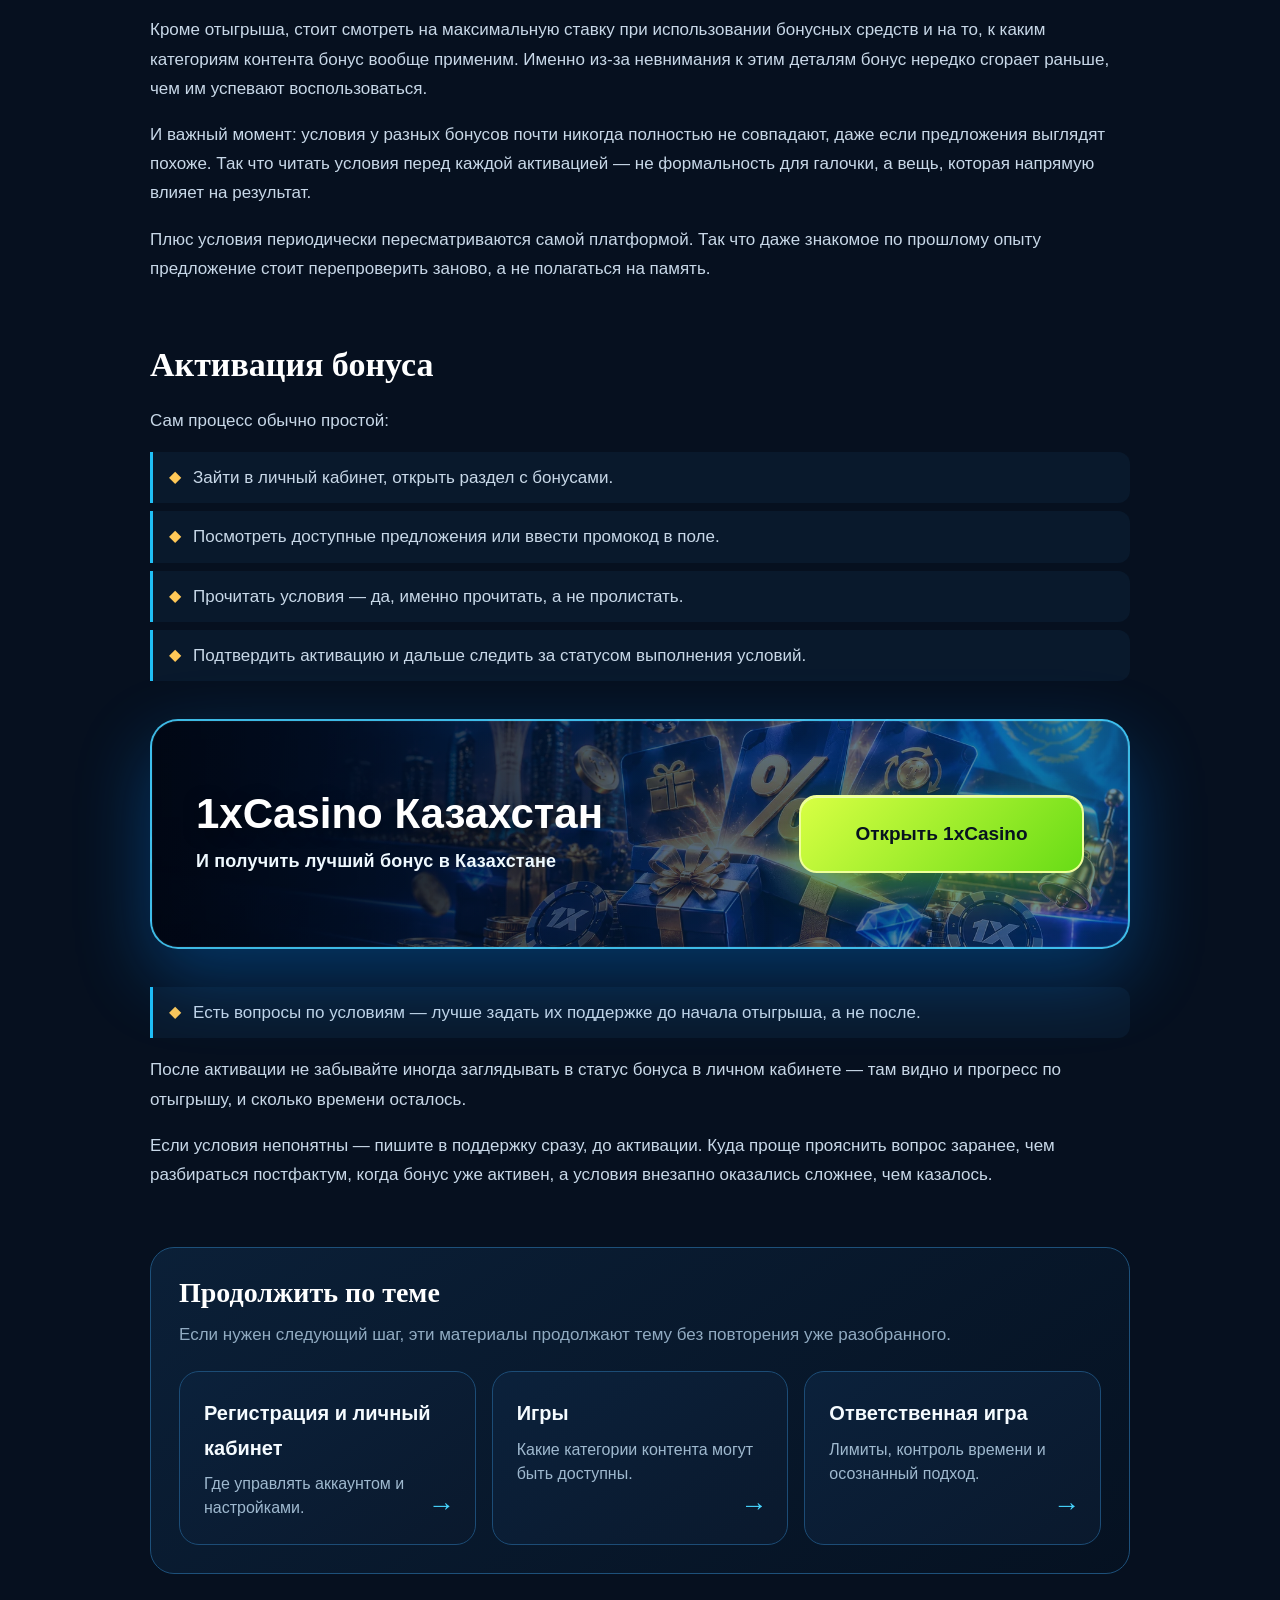
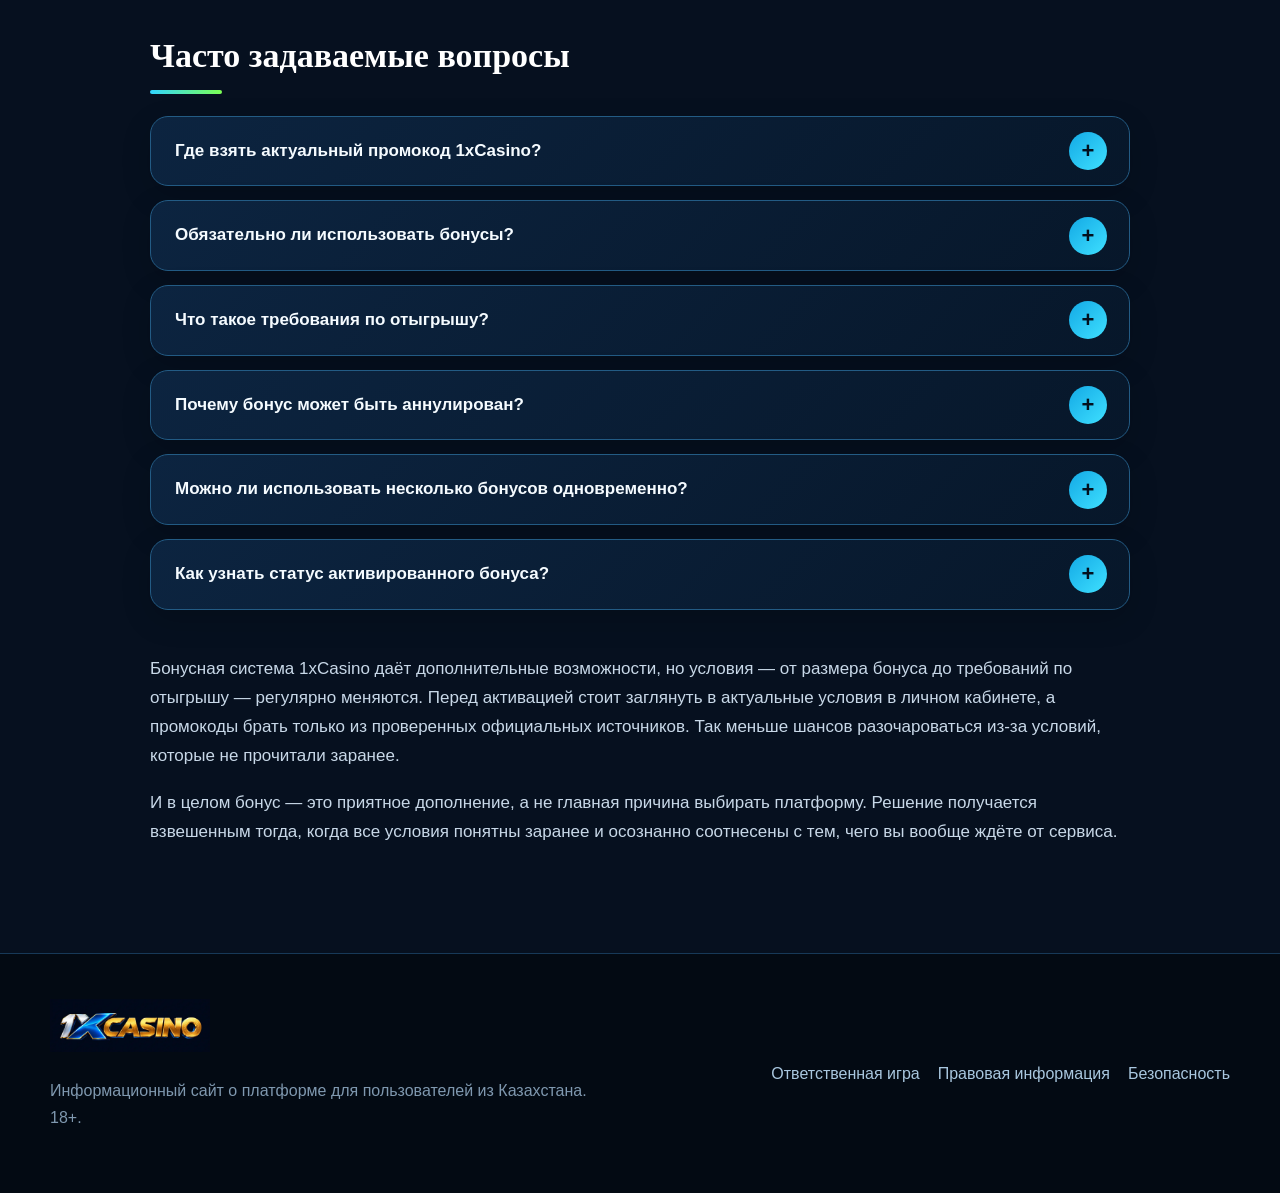
<file: bonuses/index.html>
<!DOCTYPE html>

<html lang="ru-KZ"><head><meta charset="utf-8"/><meta content="width=device-width,initial-scale=1" name="viewport"/><meta content="qPjzmNS5wtSIZxsysPpZDetYylLWmhqcypf41-nfnxM" name="google-site-verification"/><title>1xCasino бонусы и промокоды — условия и активация</title><meta content="Приветственный бонус 1xCasino, актуальные промокоды, условия отыгрыша и порядок активации. Как безопасно использовать бонусные предложения." name="description"><link href="https://temirtau.org/bonuses/" rel="canonical"/><meta content="index,follow" name="robots"/><meta content="1xCasino бонусы и промокоды — условия и активация" property="og:title"/><meta content="Приветственный бонус 1xCasino, актуальные промокоды, условия отыгрыша и порядок активации. Как безопасно использовать бонусные предложения." property="og:description"/><meta content="https://temirtau.org/bonuses/" property="og:url"/><meta content="website" property="og:type"/><meta content="https://temirtau.org/assets/img/bonus.webp" property="og:image"/><meta content="summary_large_image" name="twitter:card"/><link href="/favicon.png" rel="icon"/><link href="/assets/css/site-v4.css" rel="stylesheet"/></meta></head><body>
<header><div class="shell head"><a class="logo" href="/"><img alt="1xCasino Казахстан" src="/assets/img/logo.webp"/></a><nav class="desktop"><a href="/">Обзор</a><a href="/mirror/">Зеркало</a><a href="/app/">Приложение</a><a href="/account/">Аккаунт</a><a href="/bonuses/">Бонусы</a><a href="/games/">Игры</a><a href="/official-site/">Официальный сайт</a></nav><a class="cta small" href="/go/">Перейти</a><button aria-expanded="false" aria-label="Меню" class="menu">☰</button></div><nav class="mobile-nav"><a href="/">Обзор</a><a href="/mirror/">Зеркало</a><a href="/app/">Приложение</a><a href="/account/">Аккаунт</a><a href="/bonuses/">Бонусы</a><a href="/games/">Игры</a><a href="/official-site/">Официальный сайт</a><a class="cta" href="/go/">Открыть 1xCasino</a></nav></header>
<main><section class="hero"><img alt="1xCasino бонусы и промокоды: условия и активация" src="/assets/img/bonus.webp"/><div class="hero-shade"></div><div class="shell hero-copy"><span class="eyebrow">КАЗАХСТАН • ОБЗОР ПЛАТФОРМЫ</span><h1>1xCasino бонусы и промокоды: условия и активация</h1><p>Приветственный бонус 1xCasino, актуальные промокоды, условия отыгрыша и порядок активации. Как безопасно использовать бонусные предложения.</p><a class="cta hero-btn" href="/go/">Перейти на 1xCasino</a></div></section>
<section class="shell article"><nav class="toc"><b>На этой странице</b><a href="#приветственный-бонус">Приветственный бонус</a><a href="#промокоды">Промокоды</a><a href="#условия-использования-бонусов">Условия использования бонусов</a><a href="#активация-бонуса">Активация бонуса</a><a href="#часто-задаваемые-вопросы">Часто задаваемые вопросы</a></nav><p>Разберём бонусную систему 1xCasino: приветственный бонус, промокоды, условия отыгрыша и как всё это активировать. Сразу оговорка — точные суммы, проценты и сроки постоянно меняются, так что цифры здесь не приводим, актуальные смотрите в личном кабинете.</p><p>Бонусы — тема, которая интересует почти всех, кто приходит на платформу. И именно здесь чаще всего возникает путаница с условиями. Ниже — ключевые моменты, которые помогут не наступить на типичные грабли.</p><h2 id="приветственный-бонус">Приветственный бонус</h2><figure class="content-visual"><img alt="Приветственный бонус" loading="lazy" src="/assets/img/bonus.webp"/></figure><p>Приветственный бонус — стандартное предложение для новичков, способ познакомиться с платформой. Активируется обычно после регистрации, при выполнении определённых условий.</p><p>Конкретный размер и структуру бонуса платформа устанавливает сама и время от времени меняет, поэтому цифр здесь не будет — смотрите актуальные условия в личном кабинете, до или сразу после регистрации.</p><p>Обычно этот бонус доступен только раз на аккаунт. Поэтому активировать его импульсивно, не глядя, — не лучшая идея: сначала прочитайте условия, а уже потом жмите «активировать».</p><aside class="promo"><div><strong>1xCasino Казахстан</strong><span>И получить лучший бонус в Казахстане</span></div><a class="cta" href="/go/">Открыть 1xCasino</a></aside><p>Кто-то, кстати, сначала немного осваивается на платформе и только потом берёт бонус — так проще понять, как всё устроено, прежде чем браться за отыгрыш.</p><h3>Что проверить перед активацией</h3><div class="table-wrap"><table><tr><th>Параметр</th><th>Почему важно</th></tr><tr><td>Срок действия</td><td>Определяет, сколько времени есть на выполнение условий</td></tr><tr><td>Условия отыгрыша</td><td>Показывают, что нужно сделать, чтобы бонус стал доступен</td></tr><tr><td>Ограничения по категориям</td><td>Не все бонусы распространяются на весь контент</td></tr><tr><td>Минимальная сумма (если применимо)</td><td>Может влиять на право использования бонуса</td></tr><tr><td>Максимальная выплата</td><td>Некоторые предложения ограничивают итоговую сумму выигрыша по бонусу</td></tr></table></div><p>Пробежаться по этим пунктам — минутное дело, а недопонимания потом избежать помогает куда лучше, чем кажется.</p><h2 id="промокоды">Промокоды</h2><figure class="content-visual"><img alt="Промокоды" loading="lazy" src="/assets/img/promos.webp"/></figure><p>Промокод — код, который активирует конкретное бонусное предложение. Вводится либо при регистрации, либо в разделе бонусов личного кабинета.</p><p>Часто ищут что-то вроде «1xcasino промокод 2025» или «1xcasino promo code 2026» — в надежде найти рабочий код прямо сейчас. Но у промокодов есть срок действия, и просроченный код просто не сработает. Брать стоит только актуальные коды, и только из официальных источников.</p><p>Коды с форумов и сторонних сайтов — та ещё лотерея: либо устарели, либо вообще никогда не были рабочими. Надёжнее всего — смотреть прямо в официальных каналах платформы, там информация появляется быстрее и без искажений.</p><p>И ещё деталь: при вводе кода проверяйте регистр букв и лишние пробелы. Из-за одной опечатки система может не распознать вполне рабочий код — обидно, но факт.</p><h3>Типичные ограничения промокодов</h3><div class="table-wrap"><table><tr><th>Тип ограничения</th><th>Пояснение</th></tr><tr><td>Срок действия</td><td>Код работает только в течение определённого периода</td></tr><tr><td>Разовое использование</td><td>Большинство промокодов можно применить только один раз</td></tr><tr><td>Тип аккаунта</td><td>Некоторые коды предназначены только для новых пользователей</td></tr><tr><td>Региональные ограничения</td><td>Отдельные коды могут действовать не во всех регионах</td></tr><tr><td>Привязка к конкретному предложению</td><td>Код может активировать только одно определённое бонусное предложение</td></tr></table></div><p>Зная эти ограничения заранее, проще понять, почему код вдруг не сработал — и не тратить время на повторные попытки его ввести.</p><h2 id="условия-использования-бонусов">Условия использования бонусов</h2><p>У любого бонуса есть условия, которые нужно выполнить, чтобы получить полный доступ к средствам. Самое частое здесь понятие — требования по отыгрышу (wagering requirements).</p><p>Отыгрыш — это когда перед выводом бонусных денег (или выигрыша с них) нужно сначала выполнить определённый объём активности на платформе. Множитель, сроки, какие категории контента засчитываются — всё это устанавливается отдельно для каждого предложения и может сильно отличаться.</p><aside class="promo"><div><strong>1xCasino Казахстан</strong><span>И получить лучший бонус в Казахстане</span></div><a class="cta" href="/go/">Открыть 1xCasino</a></aside><p>Разобраться в механике отыгрыша стоит до того, как жмёте «активировать», а не после. Заманчивое на вид предложение может оказаться неудобным именно из-за условий отыгрыша — если они не вписываются в то, как вы обычно пользуетесь платформой.</p><p>Тем, кто предпочитает простой и предсказуемый опыт, лучше заранее прикинуть, насколько бонус соответствует их обычному объёму активности — прежде чем в него ввязываться.</p><p>Кроме отыгрыша, стоит смотреть на максимальную ставку при использовании бонусных средств и на то, к каким категориям контента бонус вообще применим. Именно из-за невнимания к этим деталям бонус нередко сгорает раньше, чем им успевают воспользоваться.</p><p>И важный момент: условия у разных бонусов почти никогда полностью не совпадают, даже если предложения выглядят похоже. Так что читать условия перед каждой активацией — не формальность для галочки, а вещь, которая напрямую влияет на результат.</p><p>Плюс условия периодически пересматриваются самой платформой. Так что даже знакомое по прошлому опыту предложение стоит перепроверить заново, а не полагаться на память.</p><h2 id="активация-бонуса">Активация бонуса</h2><p>Сам процесс обычно простой:</p><div class="list-row"><span>◆</span><p>Зайти в личный кабинет, открыть раздел с бонусами.</p></div><div class="list-row"><span>◆</span><p>Посмотреть доступные предложения или ввести промокод в поле.</p></div><div class="list-row"><span>◆</span><p>Прочитать условия — да, именно прочитать, а не пролистать.</p></div><div class="list-row"><span>◆</span><p>Подтвердить активацию и дальше следить за статусом выполнения условий.</p></div><aside class="promo"><div><strong>1xCasino Казахстан</strong><span>И получить лучший бонус в Казахстане</span></div><a class="cta" href="/go/">Открыть 1xCasino</a></aside><div class="list-row"><span>◆</span><p>Есть вопросы по условиям — лучше задать их поддержке до начала отыгрыша, а не после.</p></div><p>После активации не забывайте иногда заглядывать в статус бонуса в личном кабинете — там видно и прогресс по отыгрышу, и сколько времени осталось.</p><p>Если условия непонятны — пишите в поддержку сразу, до активации. Куда проще прояснить вопрос заранее, чем разбираться постфактум, когда бонус уже активен, а условия внезапно оказались сложнее, чем казалось.</p><section class="related"><h2>Продолжить по теме</h2><p>Если нужен следующий шаг, эти материалы продолжают тему без повторения уже разобранного.</p><div class="related-grid"><a class="related-card" href="/account/"><strong>Регистрация и личный кабинет</strong><span>Где управлять аккаунтом и настройками.</span></a><a class="related-card" href="/games/"><strong>Игры</strong><span>Какие категории контента могут быть доступны.</span></a><a class="related-card" href="/responsible-gaming/"><strong>Ответственная игра</strong><span>Лимиты, контроль времени и осознанный подход.</span></a></div></section><h2 class="faq-title" id="часто-задаваемые-вопросы">Часто задаваемые вопросы</h2><div class="faq-grid"><details class="faq-item"><summary>Где взять актуальный промокод 1xCasino?</summary><div class="faq-answer"><p>Только на официальных ресурсах платформы — устаревшие или неофициальные коды либо не сработают, либо окажутся фейковыми.</p></div></details><details class="faq-item"><summary>Обязательно ли использовать бонусы?</summary><div class="faq-answer"><p>Нет, это опция, а не обязательное условие для игры на платформе.</p></div></details><details class="faq-item"><summary>Что такое требования по отыгрышу?</summary><div class="faq-answer"><p>Условия, которые нужно выполнить до того, как бонусные средства (или выигрыш с них) станут доступны для вывода. Параметры у каждого предложения свои.</p></div></details><details class="faq-item"><summary>Почему бонус может быть аннулирован?</summary><div class="faq-answer"><p>Чаще всего — не успели выполнить условия в срок, использовали просроченный код или нарушили правила платформы.</p></div></details><details class="faq-item"><summary>Можно ли использовать несколько бонусов одновременно?</summary><div class="faq-answer"><p>Зависит от условий конкретных предложений — точный ответ смотрите в личном кабинете.</p></div></details><details class="faq-item"><summary>Как узнать статус активированного бонуса?</summary><div class="faq-answer"><p>В разделе бонусов личного кабинета — там прогресс отыгрыша и оставшийся срок действия.</p></div></details></div><p>Бонусная система 1xCasino даёт дополнительные возможности, но условия — от размера бонуса до требований по отыгрышу — регулярно меняются. Перед активацией стоит заглянуть в актуальные условия в личном кабинете, а промокоды брать только из проверенных официальных источников. Так меньше шансов разочароваться из-за условий, которые не прочитали заранее.</p><p>И в целом бонус — это приятное дополнение, а не главная причина выбирать платформу. Решение получается взвешенным тогда, когда все условия понятны заранее и осознанно соотнесены с тем, чего вы вообще ждёте от сервиса.</p></section></main>
<footer><div class="shell foot"><div><img alt="1xCasino" class="foot-logo" src="/assets/img/logo.webp"/><p>Информационный сайт о платформе для пользователей из Казахстана. 18+.</p></div><div class="foot-links"><a href="/responsible-gaming/">Ответственная игра</a><a href="/legal/">Правовая информация</a><a href="/official-site/">Безопасность</a></div></div></footer><script src="/assets/js/site.js"></script></body></html>
</file>
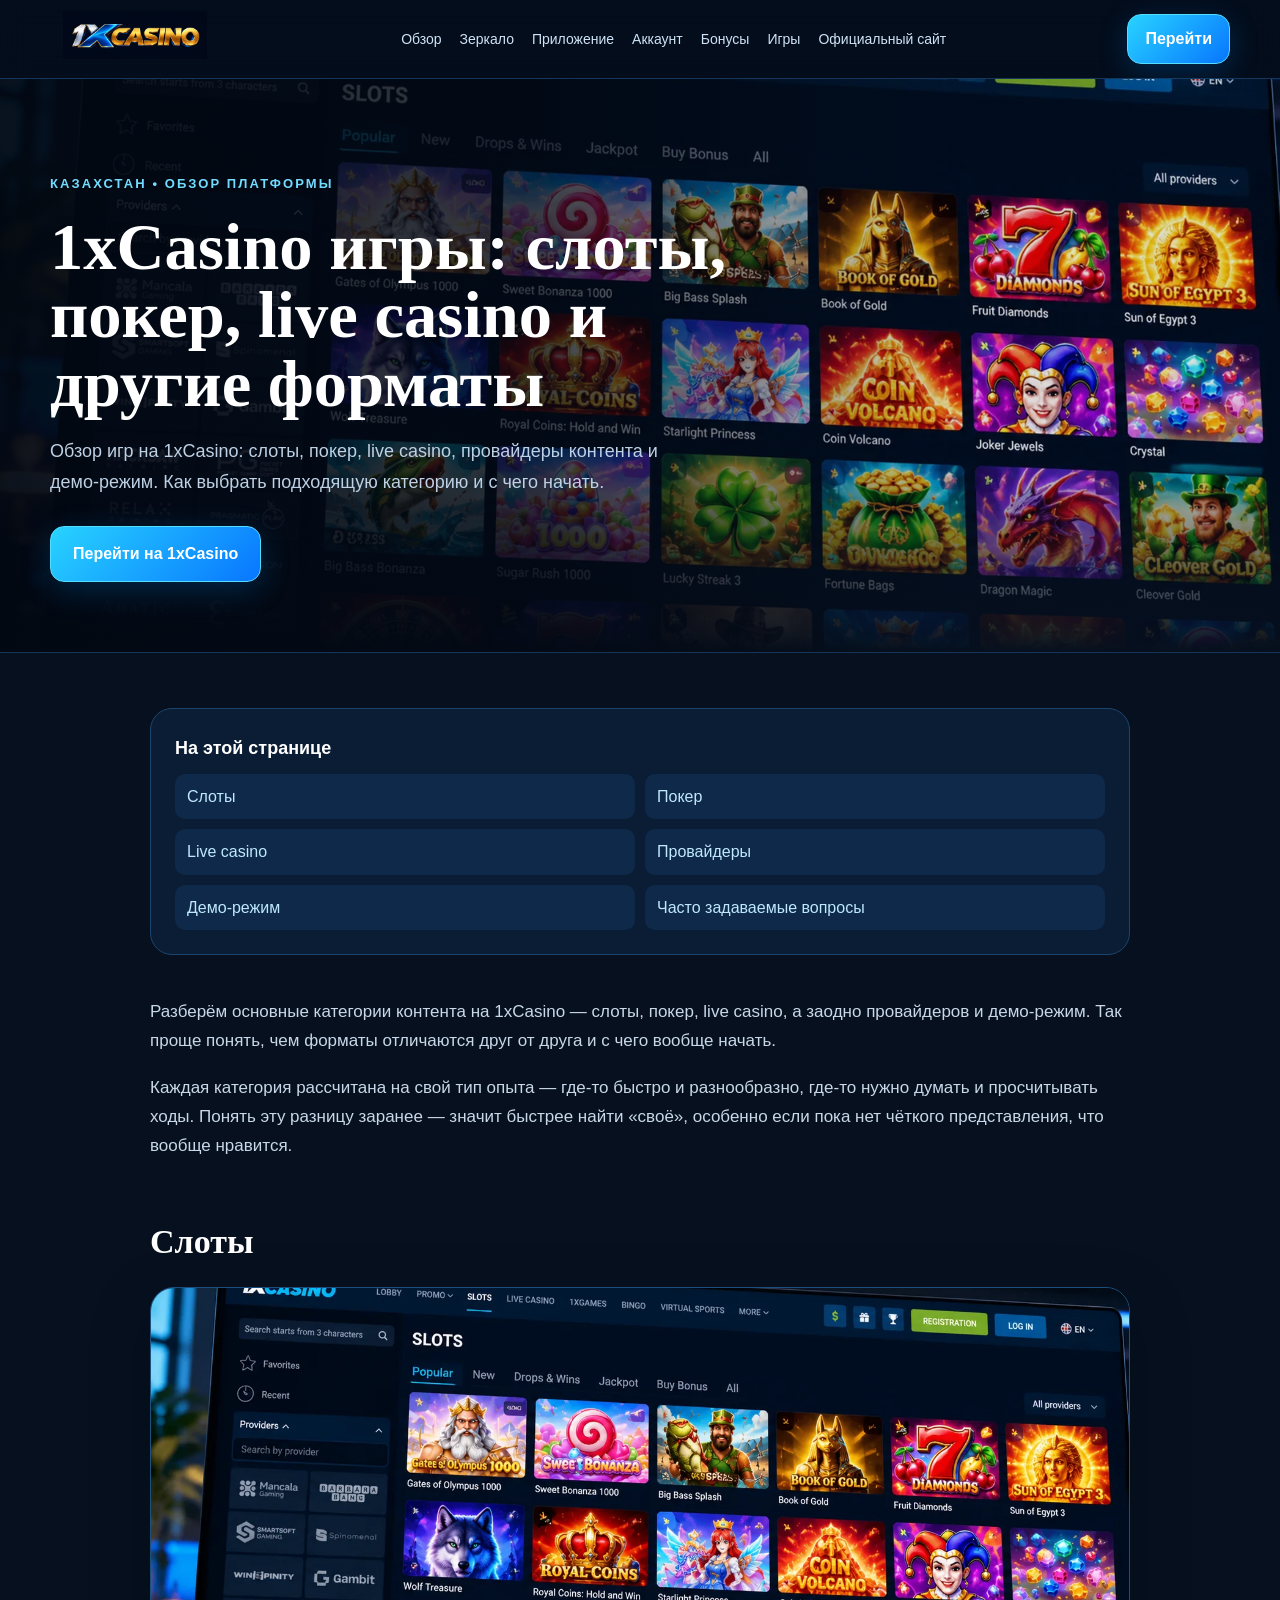
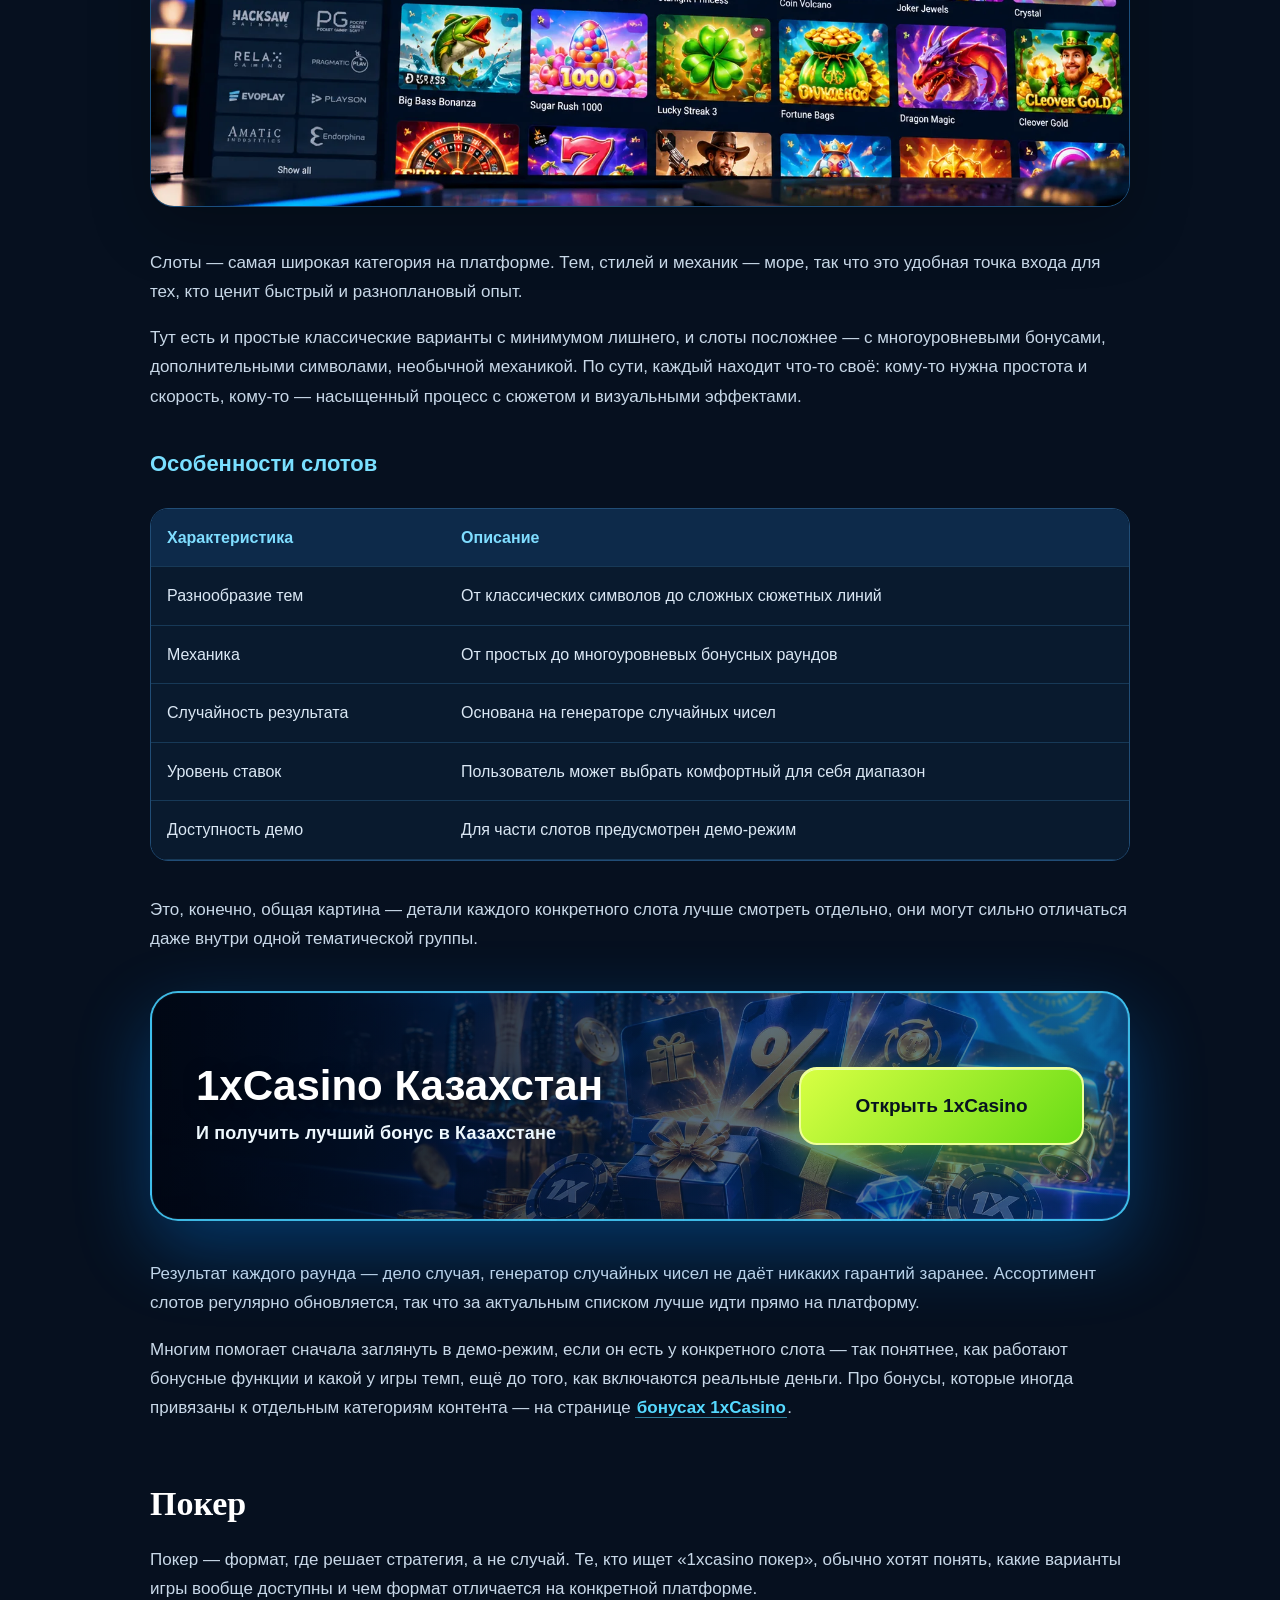
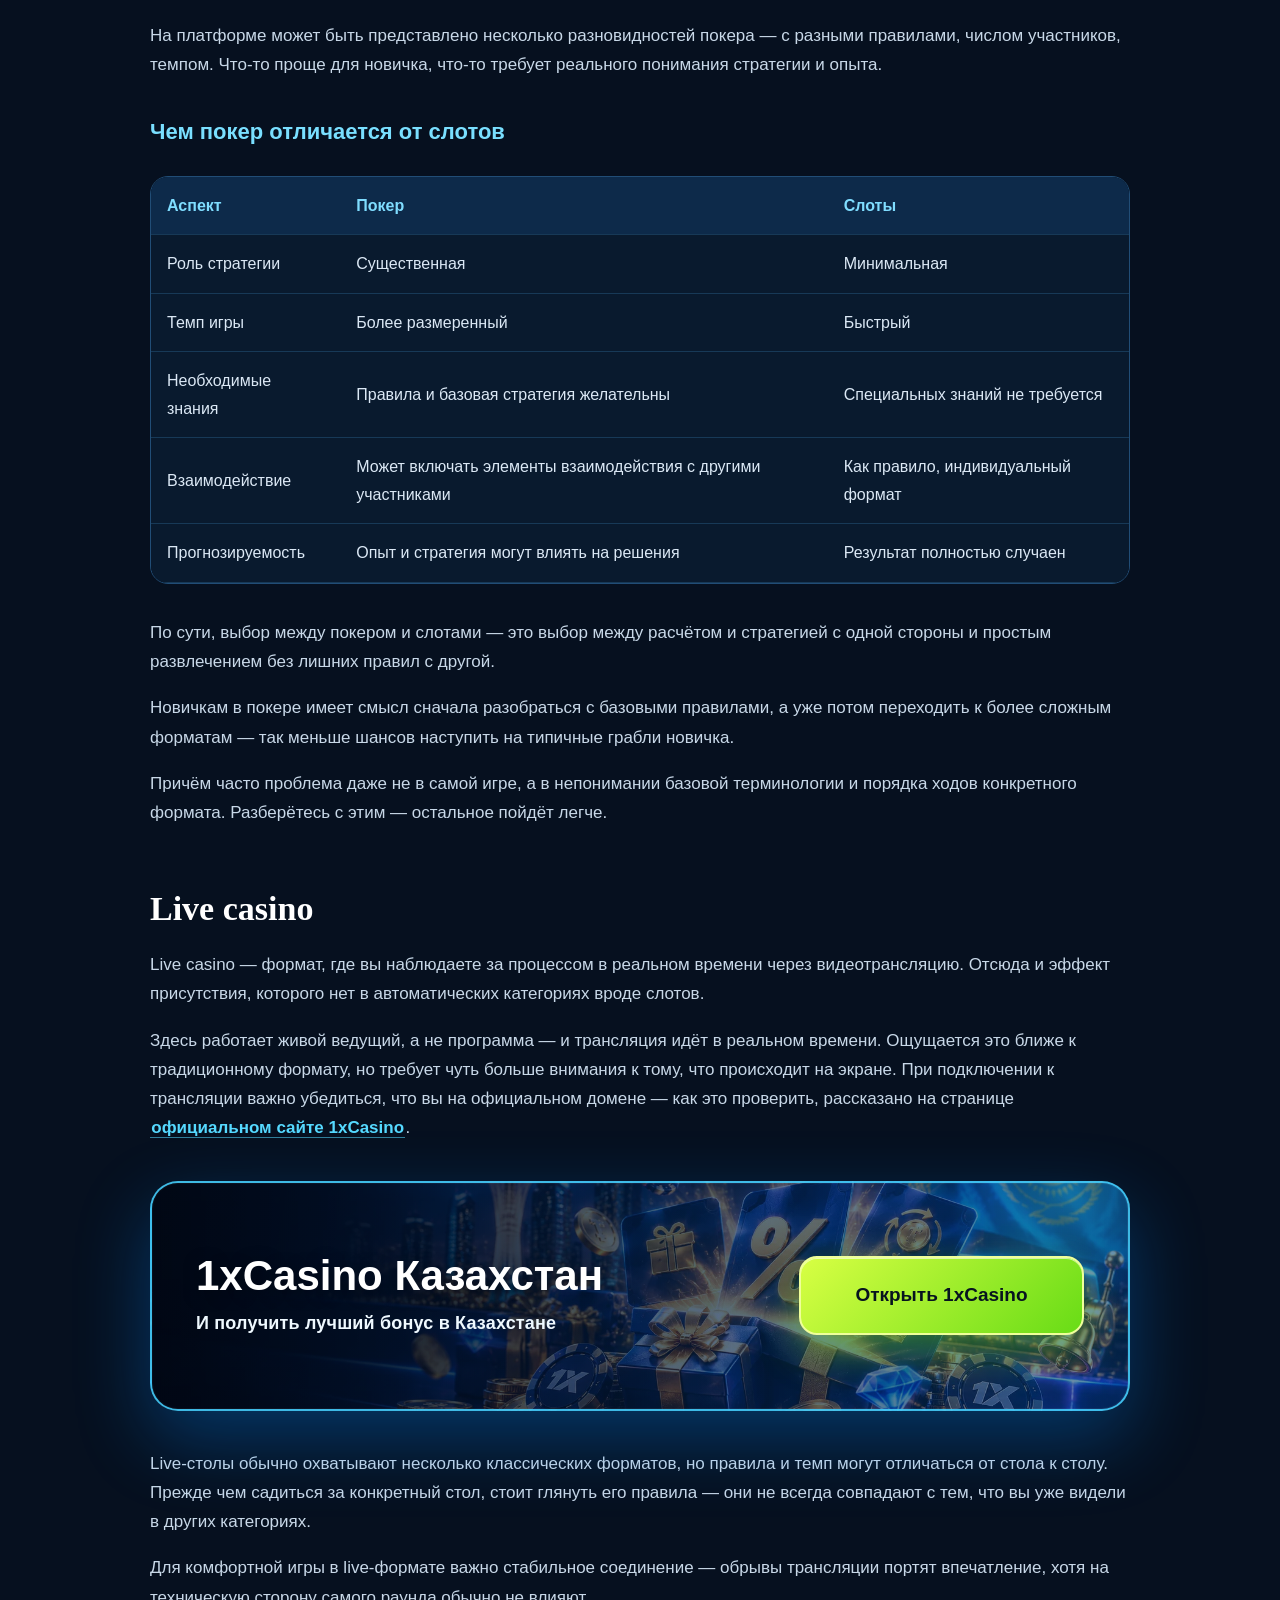
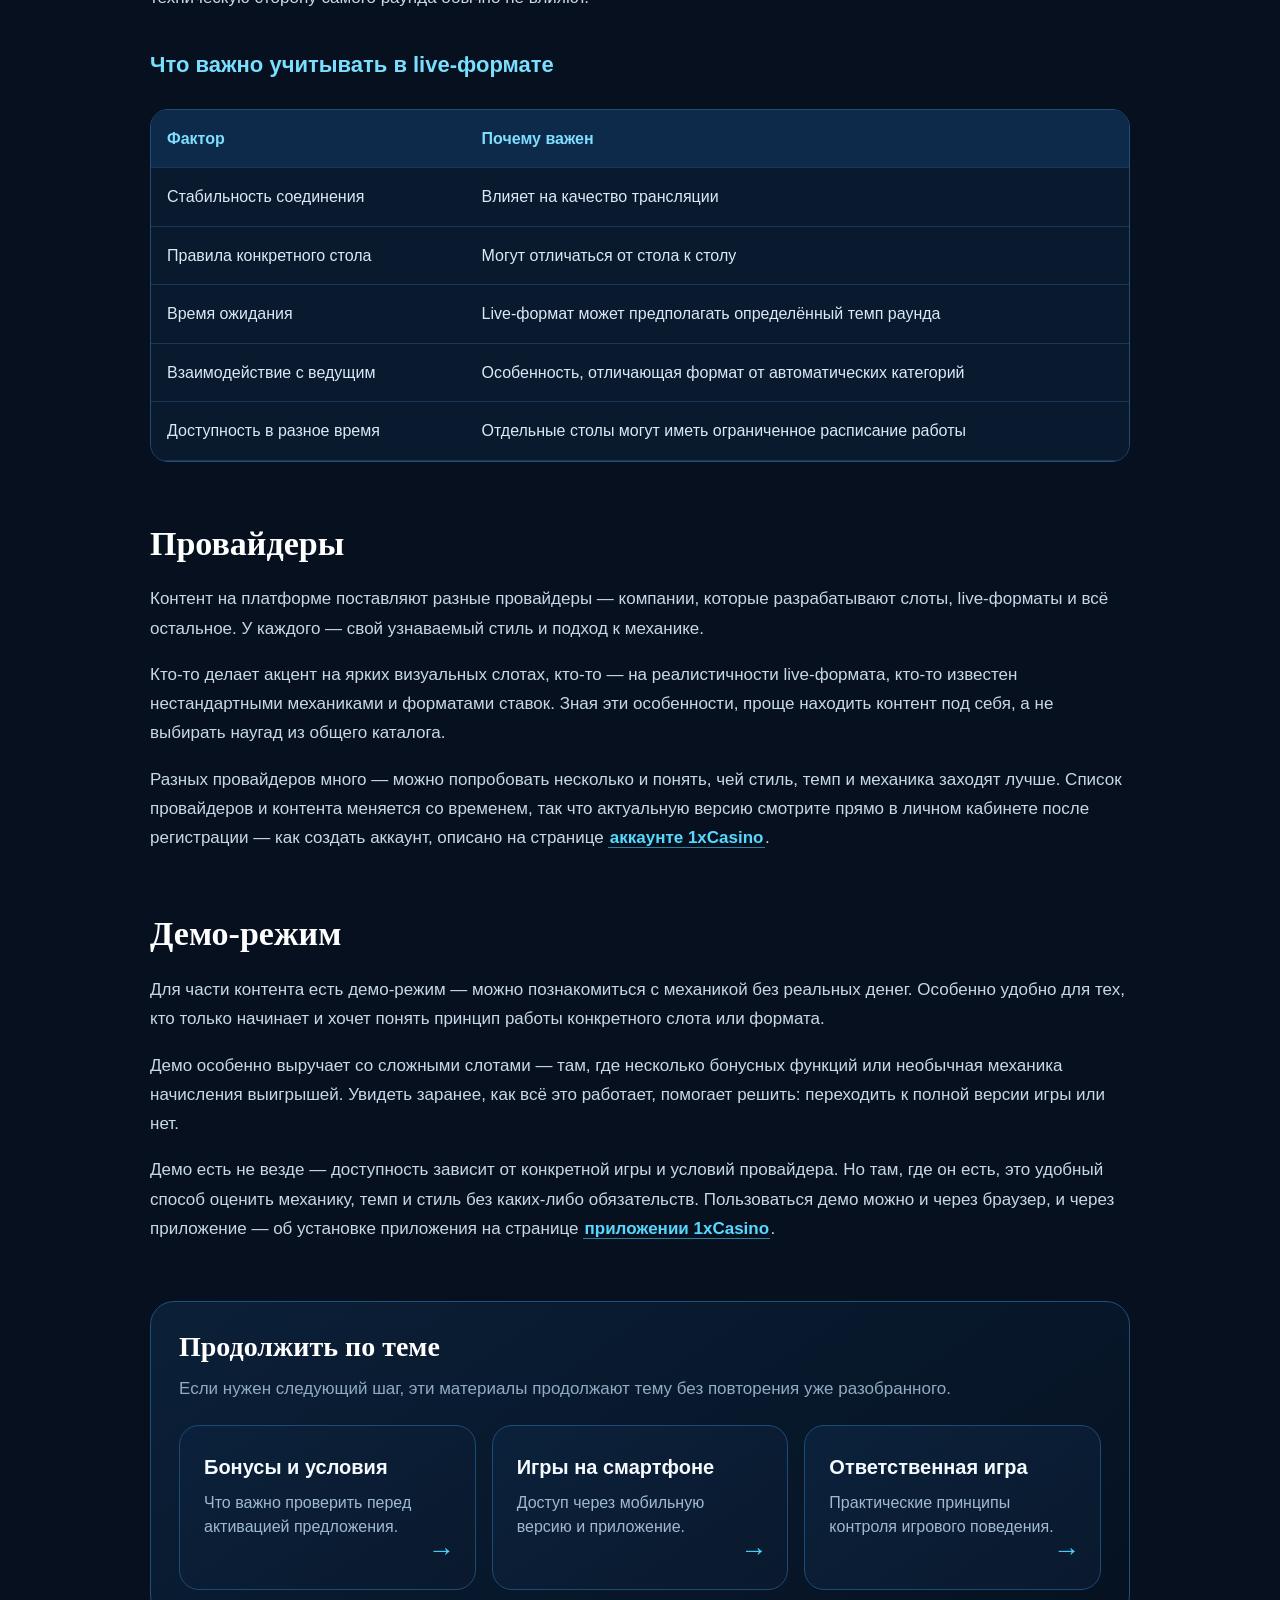
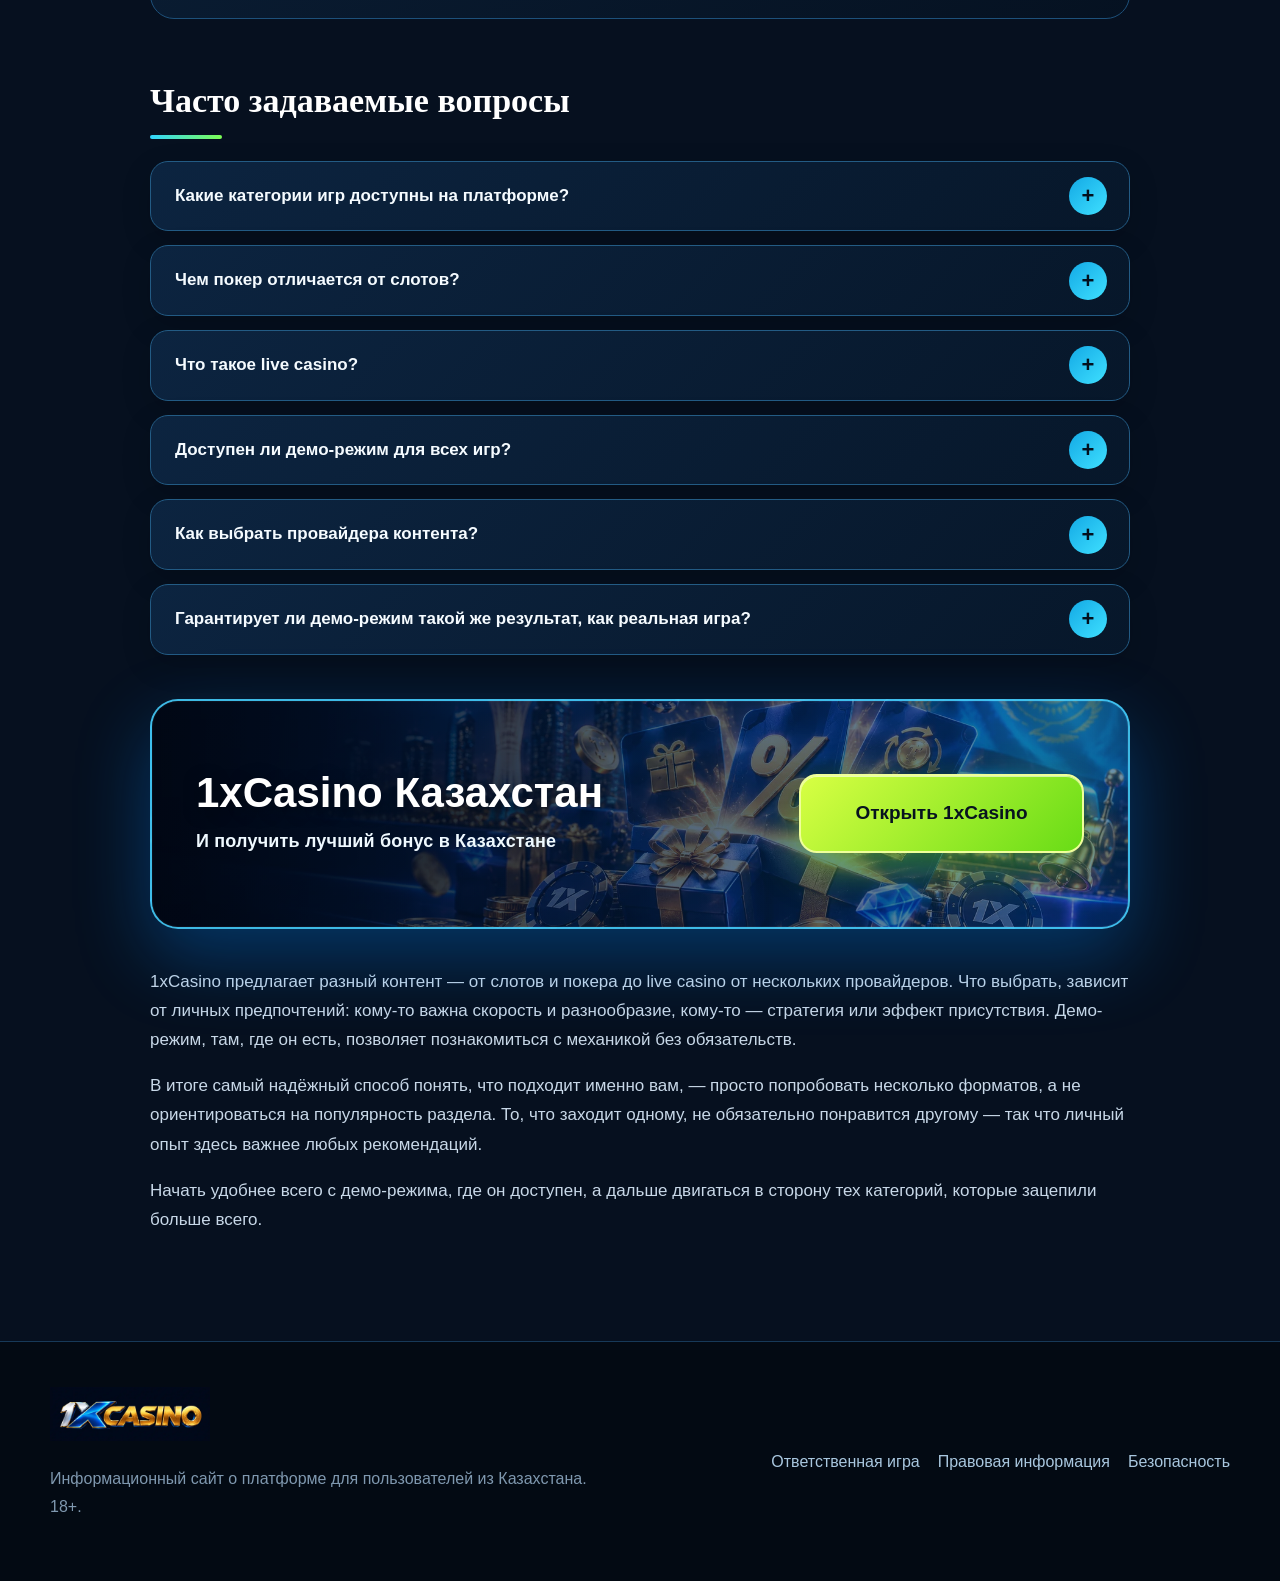
<file: games/index.html>
<!DOCTYPE html>

<html lang="ru-KZ"><head><meta charset="utf-8"/><meta content="width=device-width,initial-scale=1" name="viewport"/><meta content="qPjzmNS5wtSIZxsysPpZDetYylLWmhqcypf41-nfnxM" name="google-site-verification"/><title>1xCasino игры — слоты, покер, live casino и провайдеры</title><meta content="Обзор игр на 1xCasino: слоты, покер, live casino, провайдеры контента и демо-режим. Как выбрать подходящую категорию и с чего начать." name="description"><link href="https://temirtau.org/games/" rel="canonical"/><meta content="index,follow" name="robots"/><meta content="1xCasino игры — слоты, покер, live casino и провайдеры" property="og:title"/><meta content="Обзор игр на 1xCasino: слоты, покер, live casino, провайдеры контента и демо-режим. Как выбрать подходящую категорию и с чего начать." property="og:description"/><meta content="https://temirtau.org/games/" property="og:url"/><meta content="website" property="og:type"/><meta content="https://temirtau.org/assets/img/games.webp" property="og:image"/><meta content="summary_large_image" name="twitter:card"/><link href="/favicon.png" rel="icon"/><link href="/assets/css/site-v4.css" rel="stylesheet"/></meta></head><body>
<header><div class="shell head"><a class="logo" href="/"><img alt="1xCasino Казахстан" src="/assets/img/logo.webp"/></a><nav class="desktop"><a href="/">Обзор</a><a href="/mirror/">Зеркало</a><a href="/app/">Приложение</a><a href="/account/">Аккаунт</a><a href="/bonuses/">Бонусы</a><a href="/games/">Игры</a><a href="/official-site/">Официальный сайт</a></nav><a class="cta small" href="/go/">Перейти</a><button aria-expanded="false" aria-label="Меню" class="menu">☰</button></div><nav class="mobile-nav"><a href="/">Обзор</a><a href="/mirror/">Зеркало</a><a href="/app/">Приложение</a><a href="/account/">Аккаунт</a><a href="/bonuses/">Бонусы</a><a href="/games/">Игры</a><a href="/official-site/">Официальный сайт</a><a class="cta" href="/go/">Открыть 1xCasino</a></nav></header>
<main><section class="hero"><img alt="1xCasino игры: слоты, покер, live casino и другие форматы" src="/assets/img/games.webp"/><div class="hero-shade"></div><div class="shell hero-copy"><span class="eyebrow">КАЗАХСТАН • ОБЗОР ПЛАТФОРМЫ</span><h1>1xCasino игры: слоты, покер, live casino и другие форматы</h1><p>Обзор игр на 1xCasino: слоты, покер, live casino, провайдеры контента и демо-режим. Как выбрать подходящую категорию и с чего начать.</p><a class="cta hero-btn" href="/go/">Перейти на 1xCasino</a></div></section>
<section class="shell article"><nav class="toc"><b>На этой странице</b><a href="#слоты">Слоты</a><a href="#покер">Покер</a><a href="#live-casino">Live casino</a><a href="#провайдеры">Провайдеры</a><a href="#демо-режим">Демо-режим</a><a href="#часто-задаваемые-вопросы">Часто задаваемые вопросы</a></nav><p>Разберём основные категории контента на 1xCasino — слоты, покер, live casino, а заодно провайдеров и демо-режим. Так проще понять, чем форматы отличаются друг от друга и с чего вообще начать.</p><p>Каждая категория рассчитана на свой тип опыта — где-то быстро и разнообразно, где-то нужно думать и просчитывать ходы. Понять эту разницу заранее — значит быстрее найти «своё», особенно если пока нет чёткого представления, что вообще нравится.</p><h2 id="слоты">Слоты</h2><figure class="content-visual"><img alt="Слоты" loading="lazy" src="/assets/img/games.webp"/></figure><p>Слоты — самая широкая категория на платформе. Тем, стилей и механик — море, так что это удобная точка входа для тех, кто ценит быстрый и разноплановый опыт.</p><p>Тут есть и простые классические варианты с минимумом лишнего, и слоты посложнее — с многоуровневыми бонусами, дополнительными символами, необычной механикой. По сути, каждый находит что-то своё: кому-то нужна простота и скорость, кому-то — насыщенный процесс с сюжетом и визуальными эффектами.</p><h3>Особенности слотов</h3><div class="table-wrap"><table><tr><th>Характеристика</th><th>Описание</th></tr><tr><td>Разнообразие тем</td><td>От классических символов до сложных сюжетных линий</td></tr><tr><td>Механика</td><td>От простых до многоуровневых бонусных раундов</td></tr><tr><td>Случайность результата</td><td>Основана на генераторе случайных чисел</td></tr><tr><td>Уровень ставок</td><td>Пользователь может выбрать комфортный для себя диапазон</td></tr><tr><td>Доступность демо</td><td>Для части слотов предусмотрен демо-режим</td></tr></table></div><p>Это, конечно, общая картина — детали каждого конкретного слота лучше смотреть отдельно, они могут сильно отличаться даже внутри одной тематической группы.</p><aside class="promo"><div><strong>1xCasino Казахстан</strong><span>И получить лучший бонус в Казахстане</span></div><a class="cta" href="/go/">Открыть 1xCasino</a></aside><p>Результат каждого раунда — дело случая, генератор случайных чисел не даёт никаких гарантий заранее. Ассортимент слотов регулярно обновляется, так что за актуальным списком лучше идти прямо на платформу.</p><p>Многим помогает сначала заглянуть в демо-режим, если он есть у конкретного слота — так понятнее, как работают бонусные функции и какой у игры темп, ещё до того, как включаются реальные деньги. Про бонусы, которые иногда привязаны к отдельным категориям контента — на странице <a class="inline-link" href="/bonuses/">бонусах 1xCasino</a>.</p><h2 id="покер">Покер</h2><p>Покер — формат, где решает стратегия, а не случай. Те, кто ищет «1xcasino покер», обычно хотят понять, какие варианты игры вообще доступны и чем формат отличается на конкретной платформе.</p><p>На платформе может быть представлено несколько разновидностей покера — с разными правилами, числом участников, темпом. Что-то проще для новичка, что-то требует реального понимания стратегии и опыта.</p><h3>Чем покер отличается от слотов</h3><div class="table-wrap"><table><tr><th>Аспект</th><th>Покер</th><th>Слоты</th></tr><tr><td>Роль стратегии</td><td>Существенная</td><td>Минимальная</td></tr><tr><td>Темп игры</td><td>Более размеренный</td><td>Быстрый</td></tr><tr><td>Необходимые знания</td><td>Правила и базовая стратегия желательны</td><td>Специальных знаний не требуется</td></tr><tr><td>Взаимодействие</td><td>Может включать элементы взаимодействия с другими участниками</td><td>Как правило, индивидуальный формат</td></tr><tr><td>Прогнозируемость</td><td>Опыт и стратегия могут влиять на решения</td><td>Результат полностью случаен</td></tr></table></div><p>По сути, выбор между покером и слотами — это выбор между расчётом и стратегией с одной стороны и простым развлечением без лишних правил с другой.</p><p>Новичкам в покере имеет смысл сначала разобраться с базовыми правилами, а уже потом переходить к более сложным форматам — так меньше шансов наступить на типичные грабли новичка.</p><p>Причём часто проблема даже не в самой игре, а в непонимании базовой терминологии и порядка ходов конкретного формата. Разберётесь с этим — остальное пойдёт легче.</p><h2 id="live-casino">Live casino</h2><p>Live casino — формат, где вы наблюдаете за процессом в реальном времени через видеотрансляцию. Отсюда и эффект присутствия, которого нет в автоматических категориях вроде слотов.</p><p>Здесь работает живой ведущий, а не программа — и трансляция идёт в реальном времени. Ощущается это ближе к традиционному формату, но требует чуть больше внимания к тому, что происходит на экране. При подключении к трансляции важно убедиться, что вы на официальном домене — как это проверить, рассказано на странице <a class="inline-link" href="/official-site/">официальном сайте 1xCasino</a>.</p><aside class="promo"><div><strong>1xCasino Казахстан</strong><span>И получить лучший бонус в Казахстане</span></div><a class="cta" href="/go/">Открыть 1xCasino</a></aside><p>Live-столы обычно охватывают несколько классических форматов, но правила и темп могут отличаться от стола к столу. Прежде чем садиться за конкретный стол, стоит глянуть его правила — они не всегда совпадают с тем, что вы уже видели в других категориях.</p><p>Для комфортной игры в live-формате важно стабильное соединение — обрывы трансляции портят впечатление, хотя на техническую сторону самого раунда обычно не влияют.</p><h3>Что важно учитывать в live-формате</h3><div class="table-wrap"><table><tr><th>Фактор</th><th>Почему важен</th></tr><tr><td>Стабильность соединения</td><td>Влияет на качество трансляции</td></tr><tr><td>Правила конкретного стола</td><td>Могут отличаться от стола к столу</td></tr><tr><td>Время ожидания</td><td>Live-формат может предполагать определённый темп раунда</td></tr><tr><td>Взаимодействие с ведущим</td><td>Особенность, отличающая формат от автоматических категорий</td></tr><tr><td>Доступность в разное время</td><td>Отдельные столы могут иметь ограниченное расписание работы</td></tr></table></div><h2 id="провайдеры">Провайдеры</h2><p>Контент на платформе поставляют разные провайдеры — компании, которые разрабатывают слоты, live-форматы и всё остальное. У каждого — свой узнаваемый стиль и подход к механике.</p><p>Кто-то делает акцент на ярких визуальных слотах, кто-то — на реалистичности live-формата, кто-то известен нестандартными механиками и форматами ставок. Зная эти особенности, проще находить контент под себя, а не выбирать наугад из общего каталога.</p><p>Разных провайдеров много — можно попробовать несколько и понять, чей стиль, темп и механика заходят лучше. Список провайдеров и контента меняется со временем, так что актуальную версию смотрите прямо в личном кабинете после регистрации — как создать аккаунт, описано на странице <a class="inline-link" href="/account/">аккаунте 1xCasino</a>.</p><h2 id="демо-режим">Демо-режим</h2><p>Для части контента есть демо-режим — можно познакомиться с механикой без реальных денег. Особенно удобно для тех, кто только начинает и хочет понять принцип работы конкретного слота или формата.</p><p>Демо особенно выручает со сложными слотами — там, где несколько бонусных функций или необычная механика начисления выигрышей. Увидеть заранее, как всё это работает, помогает решить: переходить к полной версии игры или нет.</p><p>Демо есть не везде — доступность зависит от конкретной игры и условий провайдера. Но там, где он есть, это удобный способ оценить механику, темп и стиль без каких-либо обязательств. Пользоваться демо можно и через браузер, и через приложение — об установке приложения на странице <a class="inline-link" href="/app/">приложении 1xCasino</a>.</p><section class="related"><h2>Продолжить по теме</h2><p>Если нужен следующий шаг, эти материалы продолжают тему без повторения уже разобранного.</p><div class="related-grid"><a class="related-card" href="/bonuses/"><strong>Бонусы и условия</strong><span>Что важно проверить перед активацией предложения.</span></a><a class="related-card" href="/app/"><strong>Игры на смартфоне</strong><span>Доступ через мобильную версию и приложение.</span></a><a class="related-card" href="/responsible-gaming/"><strong>Ответственная игра</strong><span>Практические принципы контроля игрового поведения.</span></a></div></section><h2 class="faq-title" id="часто-задаваемые-вопросы">Часто задаваемые вопросы</h2><div class="faq-grid"><details class="faq-item"><summary>Какие категории игр доступны на платформе?</summary><div class="faq-answer"><p>Слоты, покер, live casino и другие форматы — полный список смотрите на платформе после регистрации.</p></div></details><details class="faq-item"><summary>Чем покер отличается от слотов?</summary><div class="faq-answer"><p>В покере многое зависит от стратегии и решений игрока, в слотах результат определяет генератор случайных чисел.</p></div></details><details class="faq-item"><summary>Что такое live casino?</summary><div class="faq-answer"><p>Формат, где вы наблюдаете за процессом через видеотрансляцию в реальном времени.</p></div></details><details class="faq-item"><summary>Доступен ли демо-режим для всех игр?</summary><div class="faq-answer"><p>Нет, зависит от конкретной игры и условий провайдера.</p></div></details><details class="faq-item"><summary>Как выбрать провайдера контента?</summary><div class="faq-answer"><p>Ориентируйтесь на визуальный стиль и механику — проще всего попробовать несколько провайдеров и сравнить.</p></div></details><details class="faq-item"><summary>Гарантирует ли демо-режим такой же результат, как реальная игра?</summary><div class="faq-answer"><p>Демо показывает механику и логику игры, но не заменяет полноценный опыт с реальными средствами.</p></div></details></div><aside class="promo"><div><strong>1xCasino Казахстан</strong><span>И получить лучший бонус в Казахстане</span></div><a class="cta" href="/go/">Открыть 1xCasino</a></aside><p>1xCasino предлагает разный контент — от слотов и покера до live casino от нескольких провайдеров. Что выбрать, зависит от личных предпочтений: кому-то важна скорость и разнообразие, кому-то — стратегия или эффект присутствия. Демо-режим, там, где он есть, позволяет познакомиться с механикой без обязательств.</p><p>В итоге самый надёжный способ понять, что подходит именно вам, — просто попробовать несколько форматов, а не ориентироваться на популярность раздела. То, что заходит одному, не обязательно понравится другому — так что личный опыт здесь важнее любых рекомендаций.</p><p>Начать удобнее всего с демо-режима, где он доступен, а дальше двигаться в сторону тех категорий, которые зацепили больше всего.</p></section></main>
<footer><div class="shell foot"><div><img alt="1xCasino" class="foot-logo" src="/assets/img/logo.webp"/><p>Информационный сайт о платформе для пользователей из Казахстана. 18+.</p></div><div class="foot-links"><a href="/responsible-gaming/">Ответственная игра</a><a href="/legal/">Правовая информация</a><a href="/official-site/">Безопасность</a></div></div></footer><script src="/assets/js/site.js"></script></body></html>
</file>
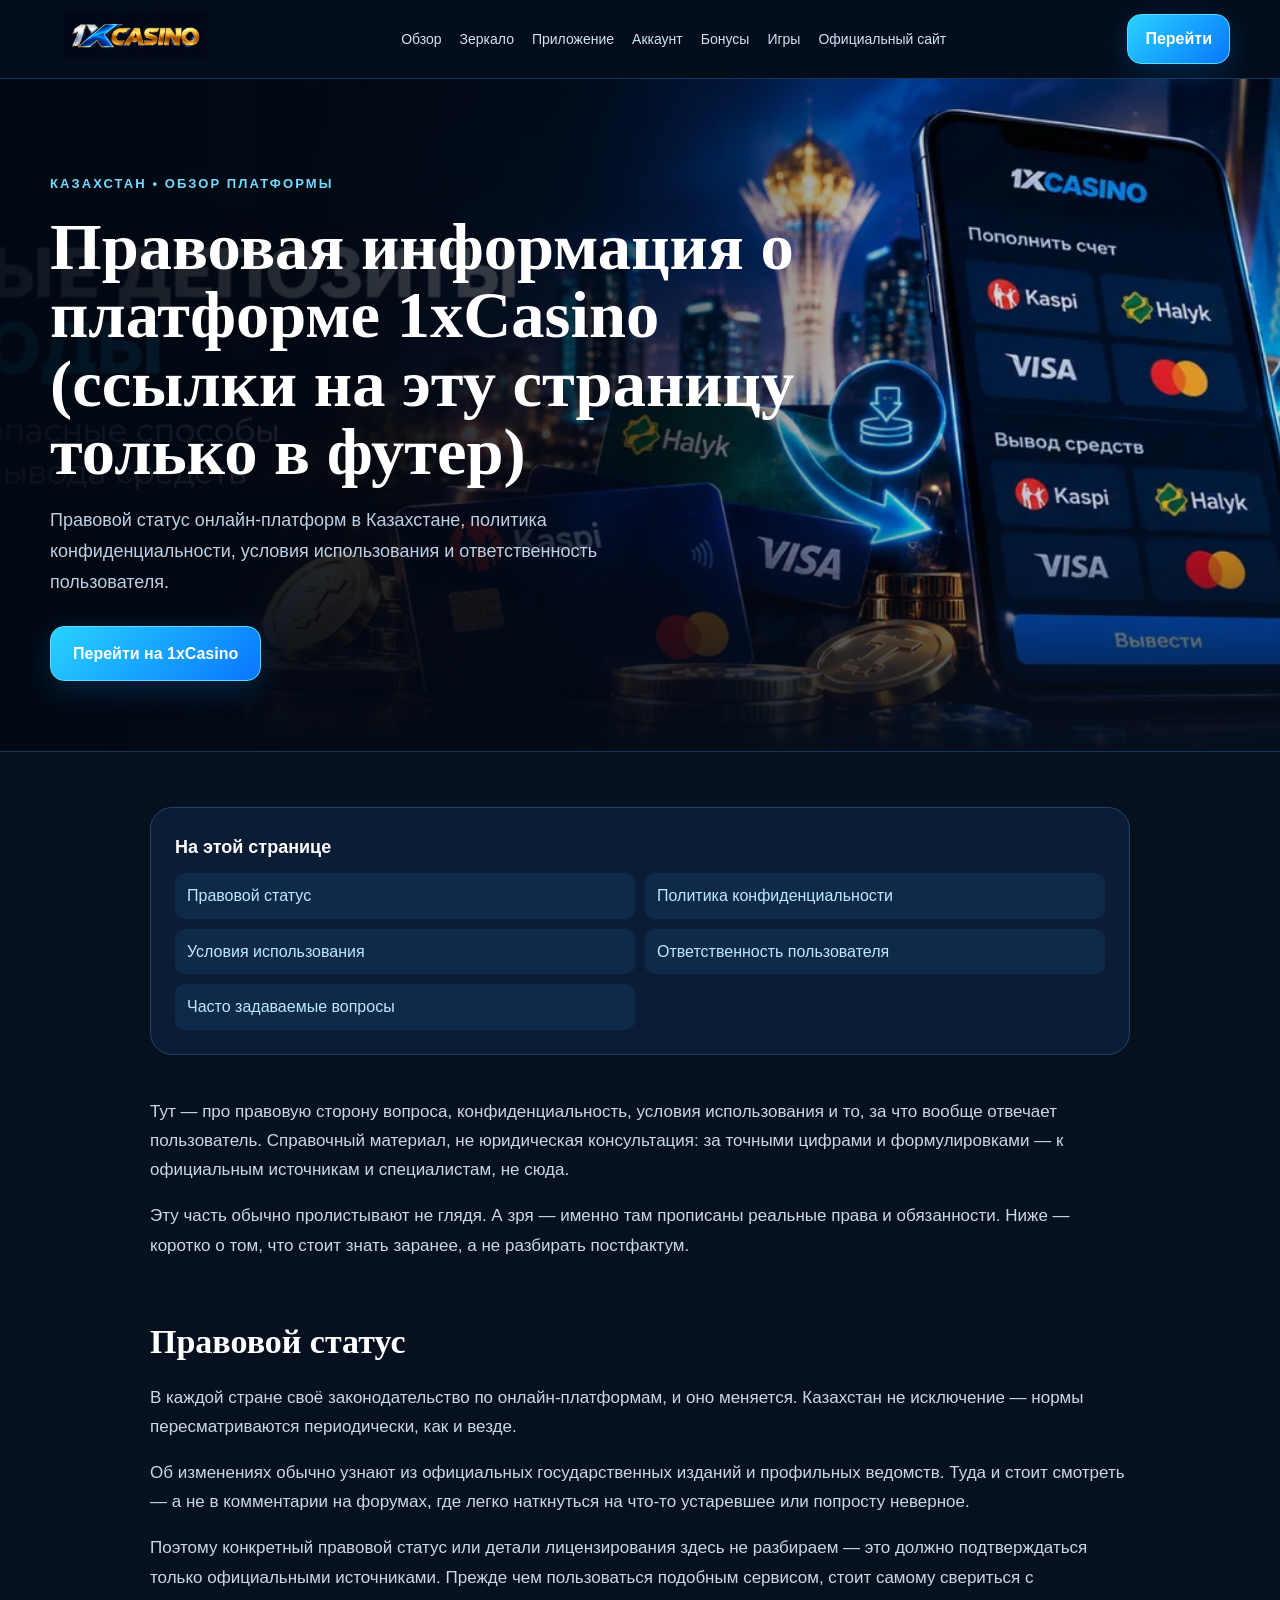
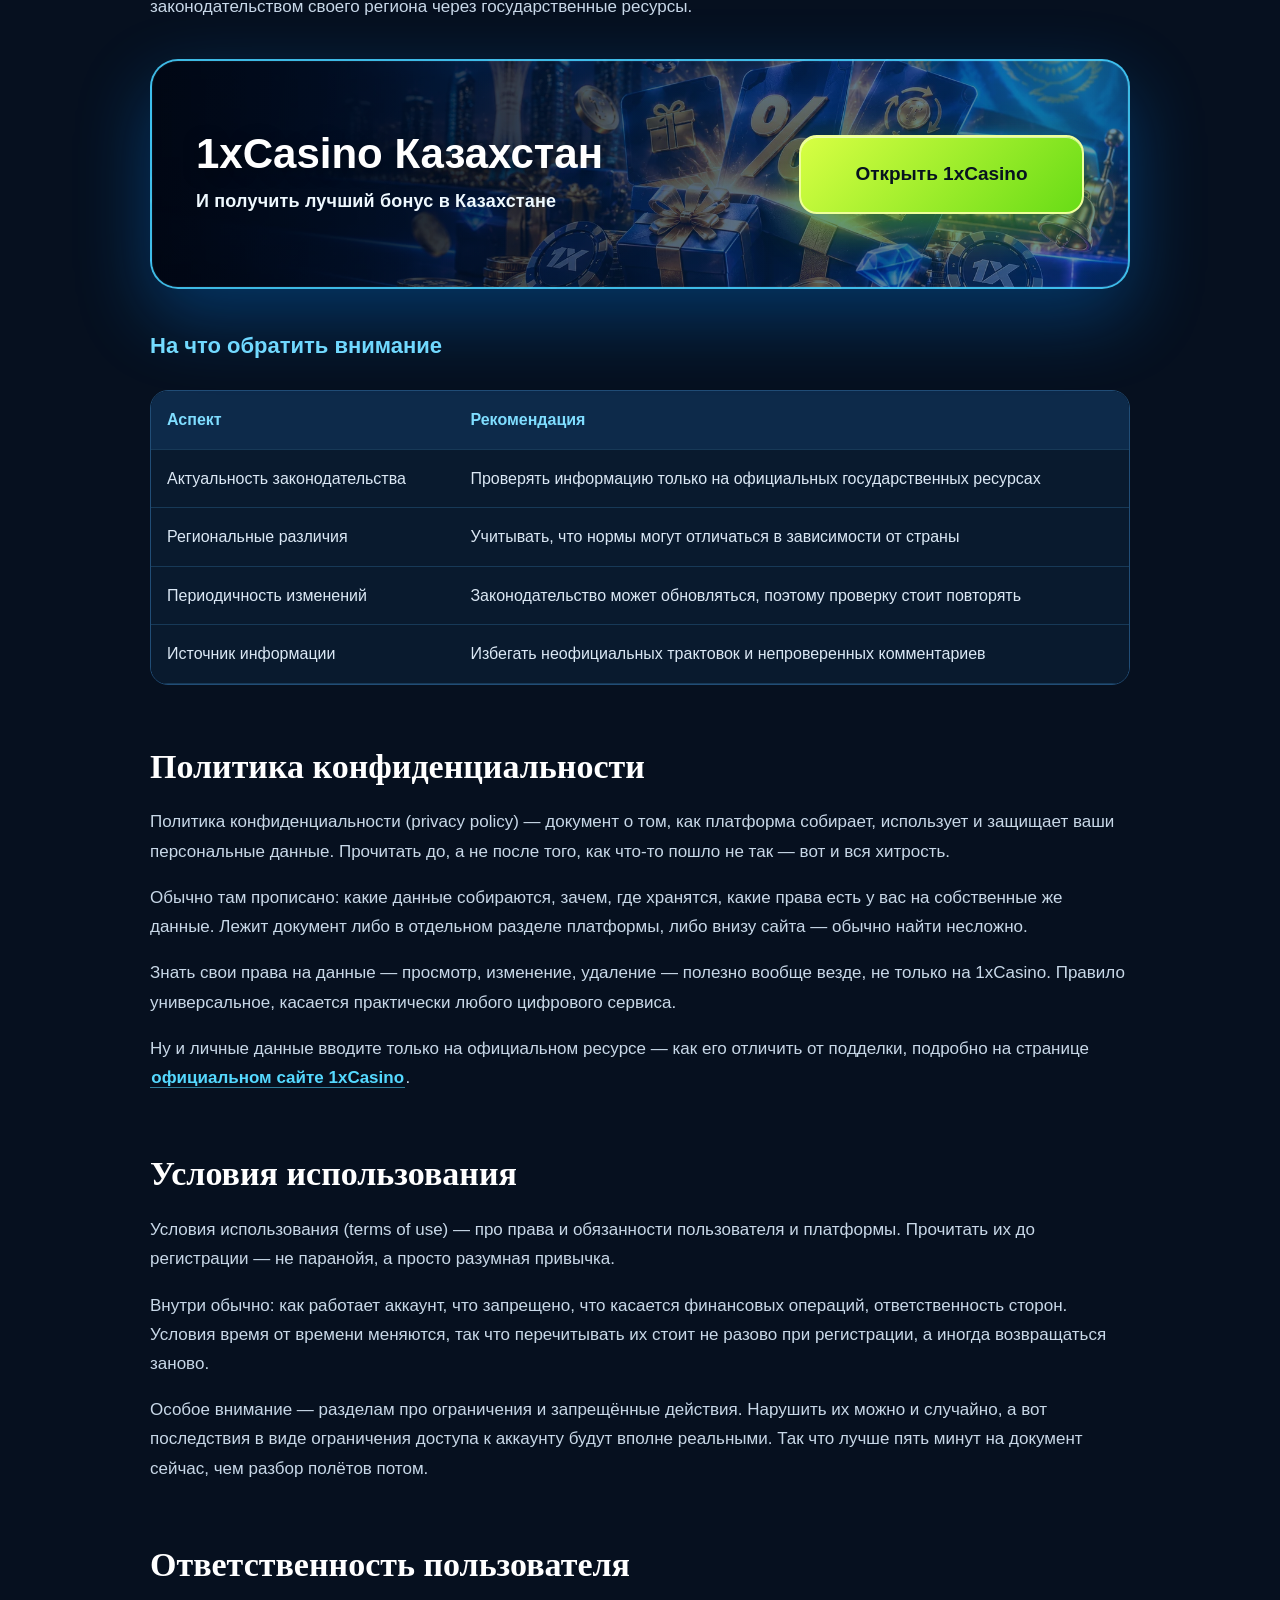
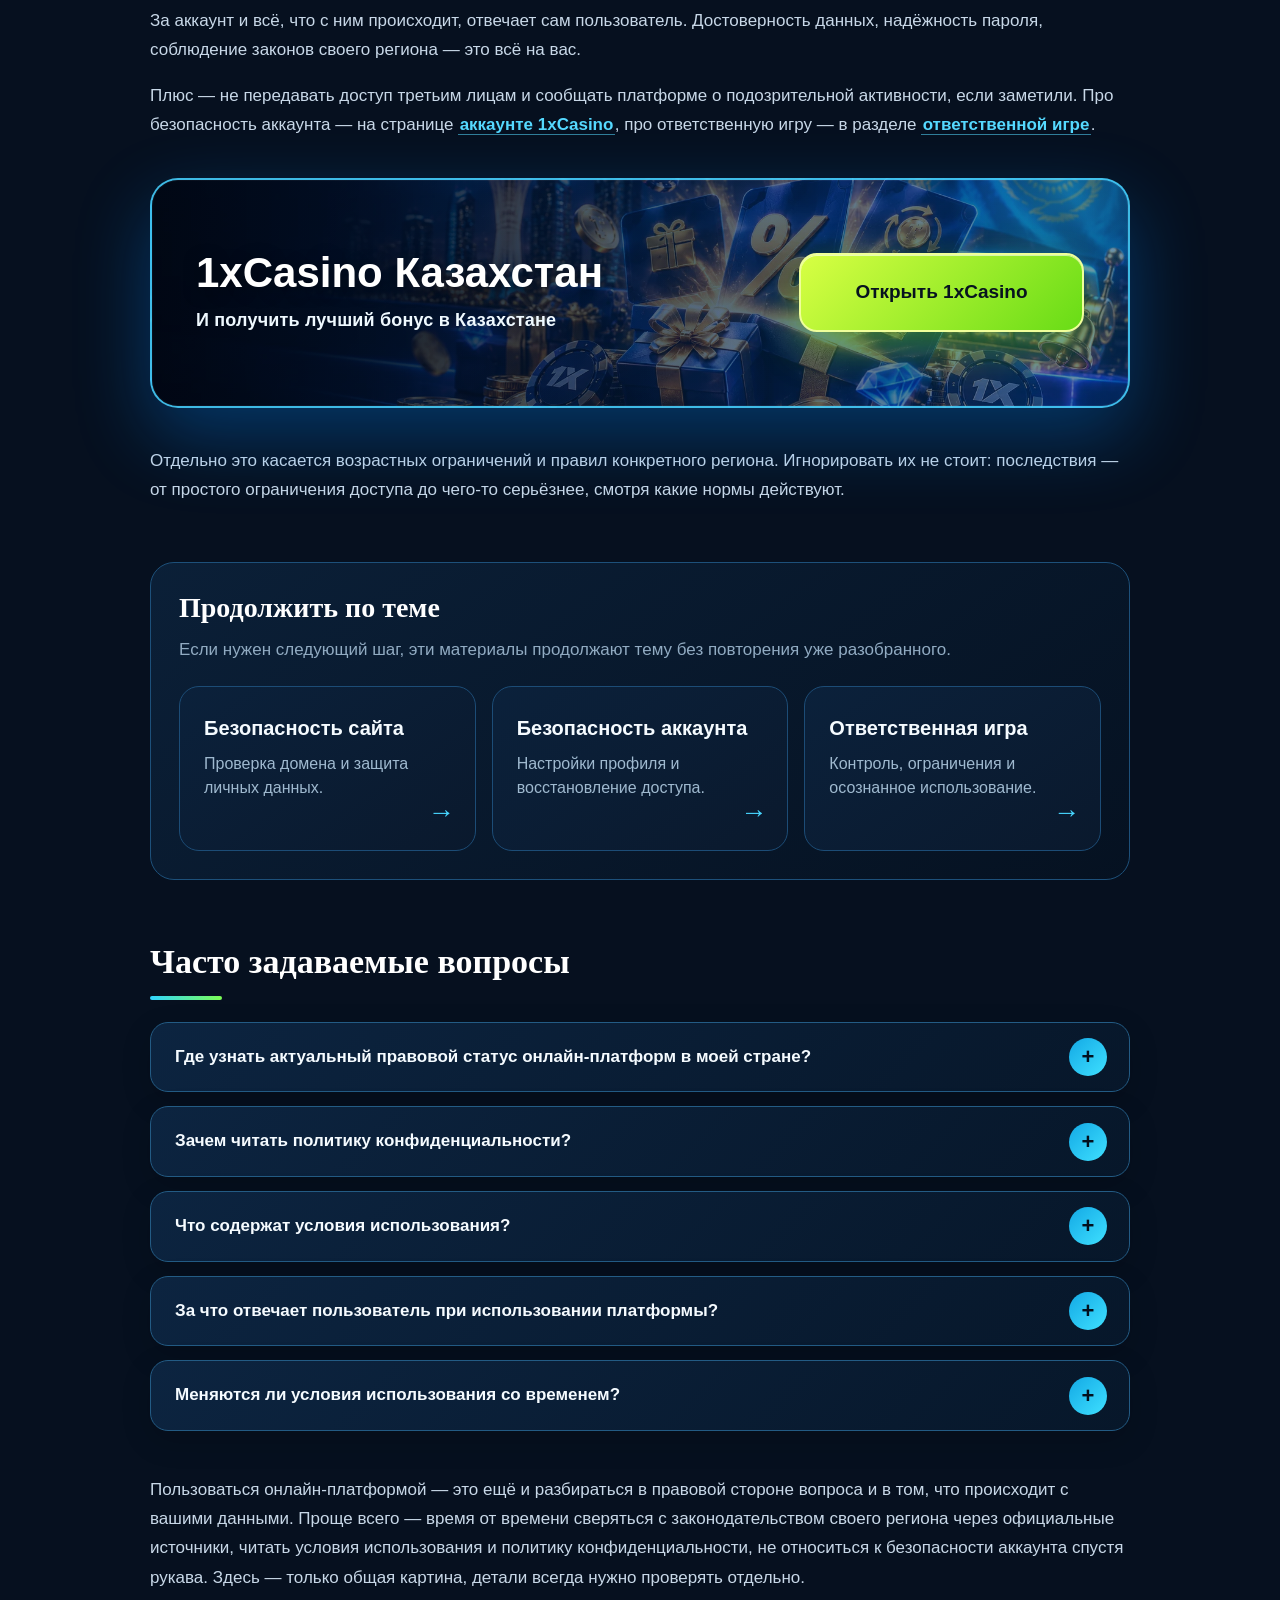
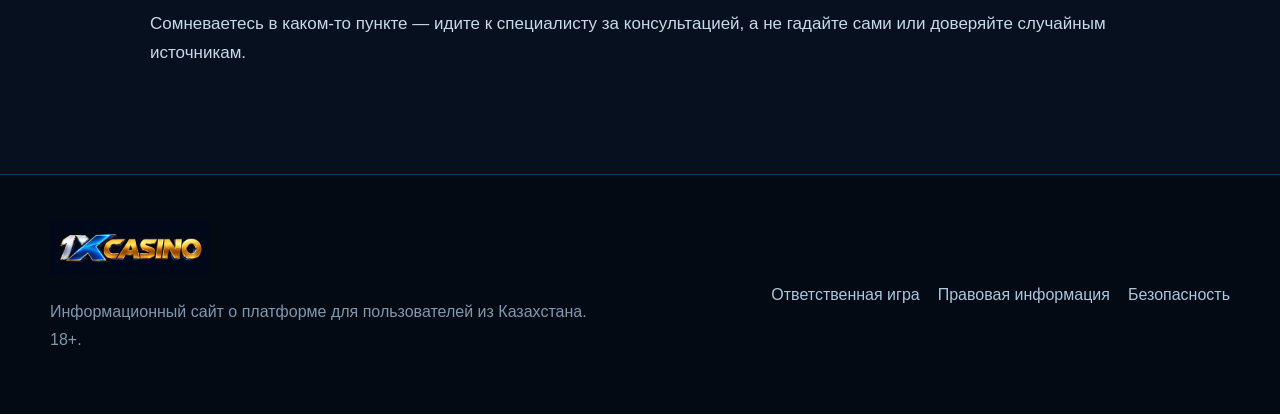
<file: legal/index.html>
<!DOCTYPE html>

<html lang="ru-KZ"><head><meta charset="utf-8"/><meta content="width=device-width,initial-scale=1" name="viewport"/><meta content="qPjzmNS5wtSIZxsysPpZDetYylLWmhqcypf41-nfnxM" name="google-site-verification"/><title>1xCasino — правовая информация и условия использования</title><meta content="Правовой статус онлайн-платформ в Казахстане, политика конфиденциальности, условия использования и ответственность пользователя." name="description"><link href="https://temirtau.org/legal/" rel="canonical"/><meta content="index,follow" name="robots"/><meta content="1xCasino — правовая информация и условия использования" property="og:title"/><meta content="Правовой статус онлайн-платформ в Казахстане, политика конфиденциальности, условия использования и ответственность пользователя." property="og:description"/><meta content="https://temirtau.org/legal/" property="og:url"/><meta content="website" property="og:type"/><meta content="https://temirtau.org/assets/img/payments.webp" property="og:image"/><meta content="summary_large_image" name="twitter:card"/><link href="/favicon.png" rel="icon"/><link href="/assets/css/site-v4.css" rel="stylesheet"/></meta></head><body>
<header><div class="shell head"><a class="logo" href="/"><img alt="1xCasino Казахстан" src="/assets/img/logo.webp"/></a><nav class="desktop"><a href="/">Обзор</a><a href="/mirror/">Зеркало</a><a href="/app/">Приложение</a><a href="/account/">Аккаунт</a><a href="/bonuses/">Бонусы</a><a href="/games/">Игры</a><a href="/official-site/">Официальный сайт</a></nav><a class="cta small" href="/go/">Перейти</a><button aria-expanded="false" aria-label="Меню" class="menu">☰</button></div><nav class="mobile-nav"><a href="/">Обзор</a><a href="/mirror/">Зеркало</a><a href="/app/">Приложение</a><a href="/account/">Аккаунт</a><a href="/bonuses/">Бонусы</a><a href="/games/">Игры</a><a href="/official-site/">Официальный сайт</a><a class="cta" href="/go/">Открыть 1xCasino</a></nav></header>
<main><section class="hero"><img alt="Правовая информация о платформе 1xCasino (ссылки на эту страницу только в футер)" src="/assets/img/payments.webp"/><div class="hero-shade"></div><div class="shell hero-copy"><span class="eyebrow">КАЗАХСТАН • ОБЗОР ПЛАТФОРМЫ</span><h1>Правовая информация о платформе 1xCasino (ссылки на эту страницу только в футер)</h1><p>Правовой статус онлайн-платформ в Казахстане, политика конфиденциальности, условия использования и ответственность пользователя.</p><a class="cta hero-btn" href="/go/">Перейти на 1xCasino</a></div></section>
<section class="shell article"><nav class="toc"><b>На этой странице</b><a href="#правовой-статус">Правовой статус</a><a href="#политика-конфиденциальности">Политика конфиденциальности</a><a href="#условия-использования">Условия использования</a><a href="#ответственность-пользователя">Ответственность пользователя</a><a href="#часто-задаваемые-вопросы">Часто задаваемые вопросы</a></nav><p>Тут — про правовую сторону вопроса, конфиденциальность, условия использования и то, за что вообще отвечает пользователь. Справочный материал, не юридическая консультация: за точными цифрами и формулировками — к официальным источникам и специалистам, не сюда.</p><p>Эту часть обычно пролистывают не глядя. А зря — именно там прописаны реальные права и обязанности. Ниже — коротко о том, что стоит знать заранее, а не разбирать постфактум.</p><h2 id="правовой-статус">Правовой статус</h2><p>В каждой стране своё законодательство по онлайн-платформам, и оно меняется. Казахстан не исключение — нормы пересматриваются периодически, как и везде.</p><p>Об изменениях обычно узнают из официальных государственных изданий и профильных ведомств. Туда и стоит смотреть — а не в комментарии на форумах, где легко наткнуться на что-то устаревшее или попросту неверное.</p><p>Поэтому конкретный правовой статус или детали лицензирования здесь не разбираем — это должно подтверждаться только официальными источниками. Прежде чем пользоваться подобным сервисом, стоит самому свериться с законодательством своего региона через государственные ресурсы.</p><aside class="promo"><div><strong>1xCasino Казахстан</strong><span>И получить лучший бонус в Казахстане</span></div><a class="cta" href="/go/">Открыть 1xCasino</a></aside><h3>На что обратить внимание</h3><div class="table-wrap"><table><tr><th>Аспект</th><th>Рекомендация</th></tr><tr><td>Актуальность законодательства</td><td>Проверять информацию только на официальных государственных ресурсах</td></tr><tr><td>Региональные различия</td><td>Учитывать, что нормы могут отличаться в зависимости от страны</td></tr><tr><td>Периодичность изменений</td><td>Законодательство может обновляться, поэтому проверку стоит повторять</td></tr><tr><td>Источник информации</td><td>Избегать неофициальных трактовок и непроверенных комментариев</td></tr></table></div><h2 id="политика-конфиденциальности">Политика конфиденциальности</h2><p>Политика конфиденциальности (privacy policy) — документ о том, как платформа собирает, использует и защищает ваши персональные данные. Прочитать до, а не после того, как что-то пошло не так — вот и вся хитрость.</p><p>Обычно там прописано: какие данные собираются, зачем, где хранятся, какие права есть у вас на собственные же данные. Лежит документ либо в отдельном разделе платформы, либо внизу сайта — обычно найти несложно.</p><p>Знать свои права на данные — просмотр, изменение, удаление — полезно вообще везде, не только на 1xCasino. Правило универсальное, касается практически любого цифрового сервиса.</p><p>Ну и личные данные вводите только на официальном ресурсе — как его отличить от подделки, подробно на странице <a class="inline-link" href="/official-site/">официальном сайте 1xCasino</a>.</p><h2 id="условия-использования">Условия использования</h2><p>Условия использования (terms of use) — про права и обязанности пользователя и платформы. Прочитать их до регистрации — не паранойя, а просто разумная привычка.</p><p>Внутри обычно: как работает аккаунт, что запрещено, что касается финансовых операций, ответственность сторон. Условия время от времени меняются, так что перечитывать их стоит не разово при регистрации, а иногда возвращаться заново.</p><p>Особое внимание — разделам про ограничения и запрещённые действия. Нарушить их можно и случайно, а вот последствия в виде ограничения доступа к аккаунту будут вполне реальными. Так что лучше пять минут на документ сейчас, чем разбор полётов потом.</p><h2 id="ответственность-пользователя">Ответственность пользователя</h2><p>За аккаунт и всё, что с ним происходит, отвечает сам пользователь. Достоверность данных, надёжность пароля, соблюдение законов своего региона — это всё на вас.</p><p>Плюс — не передавать доступ третьим лицам и сообщать платформе о подозрительной активности, если заметили. Про безопасность аккаунта — на странице <a class="inline-link" href="/account/">аккаунте 1xCasino</a>, про ответственную игру — в разделе <a class="inline-link" href="/responsible-gaming/">ответственной игре</a>.</p><aside class="promo"><div><strong>1xCasino Казахстан</strong><span>И получить лучший бонус в Казахстане</span></div><a class="cta" href="/go/">Открыть 1xCasino</a></aside><p>Отдельно это касается возрастных ограничений и правил конкретного региона. Игнорировать их не стоит: последствия — от простого ограничения доступа до чего-то серьёзнее, смотря какие нормы действуют.</p><section class="related"><h2>Продолжить по теме</h2><p>Если нужен следующий шаг, эти материалы продолжают тему без повторения уже разобранного.</p><div class="related-grid"><a class="related-card" href="/official-site/"><strong>Безопасность сайта</strong><span>Проверка домена и защита личных данных.</span></a><a class="related-card" href="/account/"><strong>Безопасность аккаунта</strong><span>Настройки профиля и восстановление доступа.</span></a><a class="related-card" href="/responsible-gaming/"><strong>Ответственная игра</strong><span>Контроль, ограничения и осознанное использование.</span></a></div></section><h2 class="faq-title" id="часто-задаваемые-вопросы">Часто задаваемые вопросы</h2><div class="faq-grid"><details class="faq-item"><summary>Где узнать актуальный правовой статус онлайн-платформ в моей стране?</summary><div class="faq-answer"><p>На официальных государственных ресурсах и в нормативных документах конкретного региона.</p></div></details><details class="faq-item"><summary>Зачем читать политику конфиденциальности?</summary><div class="faq-answer"><p>Там написано, какие данные собираются, как используются и какие у вас есть права на них.</p></div></details><details class="faq-item"><summary>Что содержат условия использования?</summary><div class="faq-answer"><p>Права и обязанности пользователя, правила работы с аккаунтом, ответственность сторон.</p></div></details><details class="faq-item"><summary>За что отвечает пользователь при использовании платформы?</summary><div class="faq-answer"><p>За достоверность данных, безопасность пароля и соблюдение законов своего региона.</p></div></details><details class="faq-item"><summary>Меняются ли условия использования со временем?</summary><div class="faq-answer"><p>Да, поэтому лучше периодически их перечитывать, а не полагаться на разовое ознакомление при регистрации.</p></div></details></div><p>Пользоваться онлайн-платформой — это ещё и разбираться в правовой стороне вопроса и в том, что происходит с вашими данными. Проще всего — время от времени сверяться с законодательством своего региона через официальные источники, читать условия использования и политику конфиденциальности, не относиться к безопасности аккаунта спустя рукава. Здесь — только общая картина, детали всегда нужно проверять отдельно.</p><p>Сомневаетесь в каком-то пункте — идите к специалисту за консультацией, а не гадайте сами или доверяйте случайным источникам.</p></section></main>
<footer><div class="shell foot"><div><img alt="1xCasino" class="foot-logo" src="/assets/img/logo.webp"/><p>Информационный сайт о платформе для пользователей из Казахстана. 18+.</p></div><div class="foot-links"><a href="/responsible-gaming/">Ответственная игра</a><a href="/legal/">Правовая информация</a><a href="/official-site/">Безопасность</a></div></div></footer><script src="/assets/js/site.js"></script></body></html>
</file>
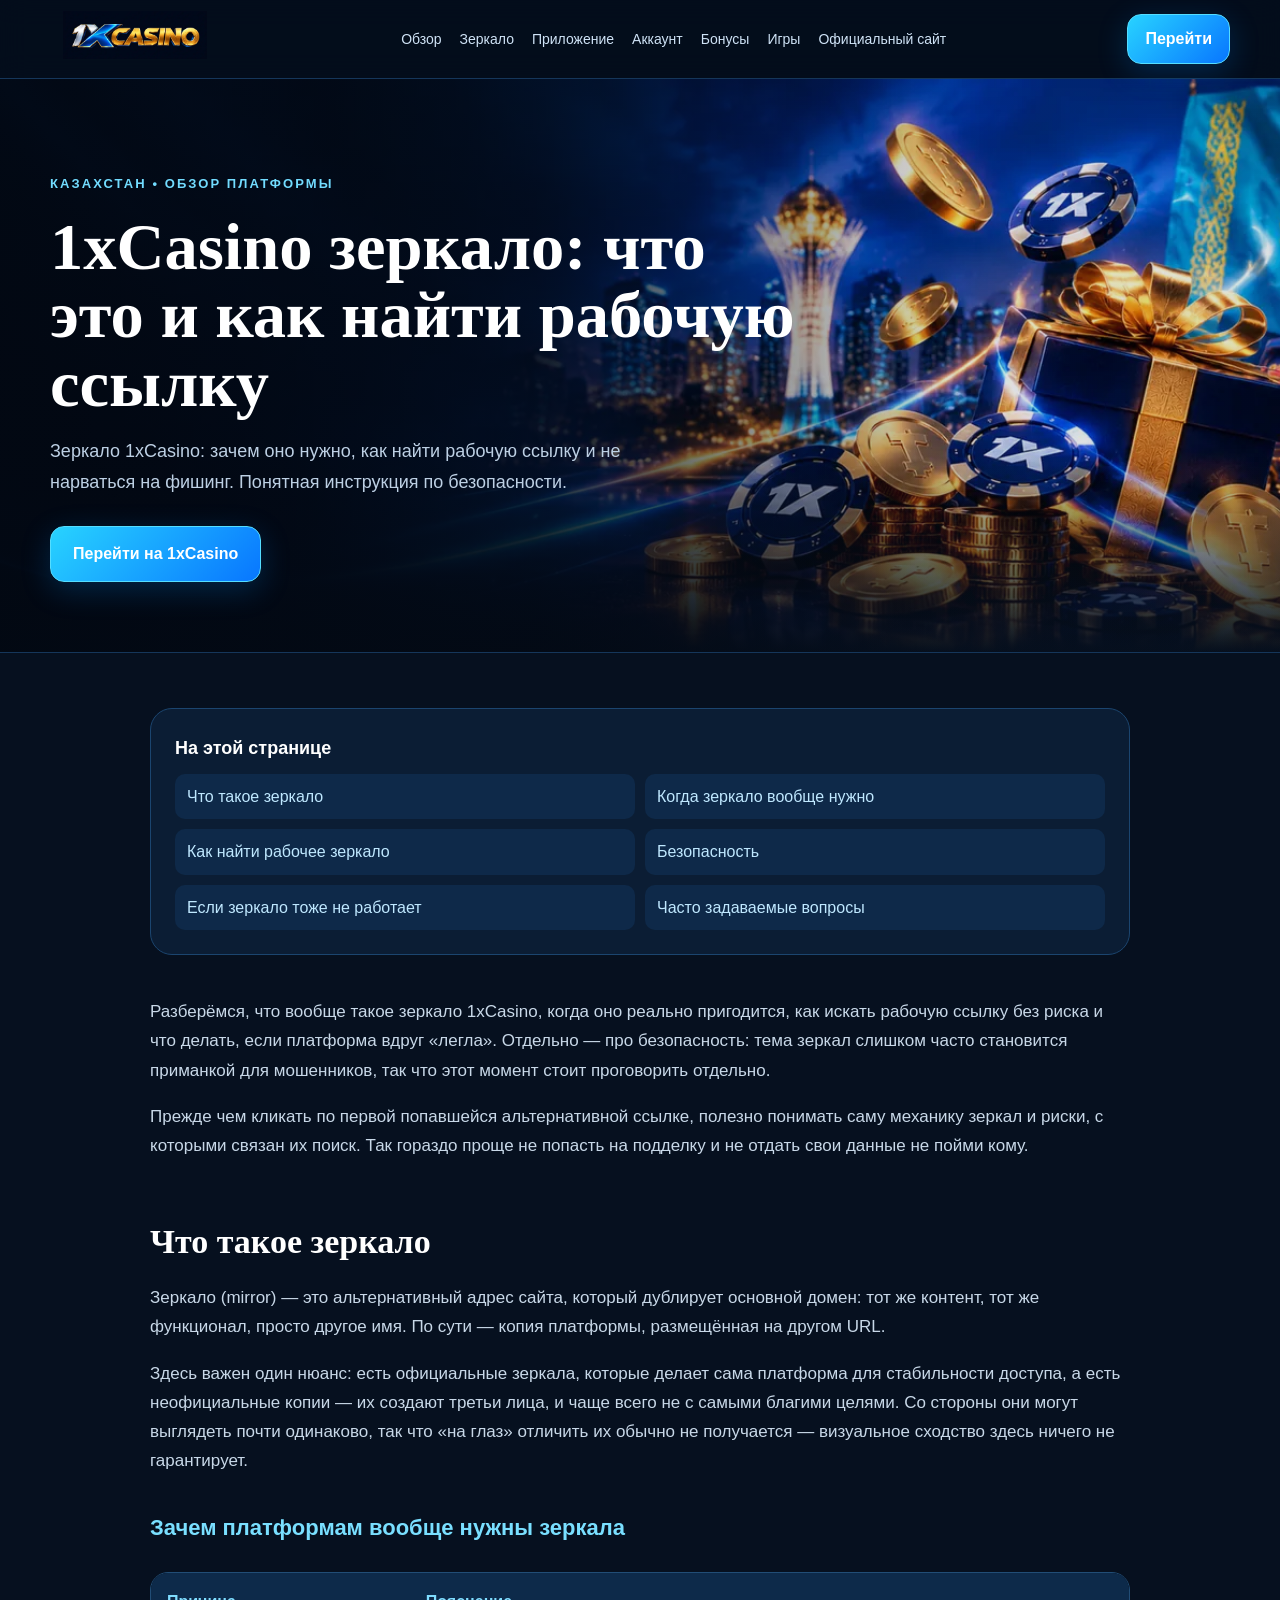
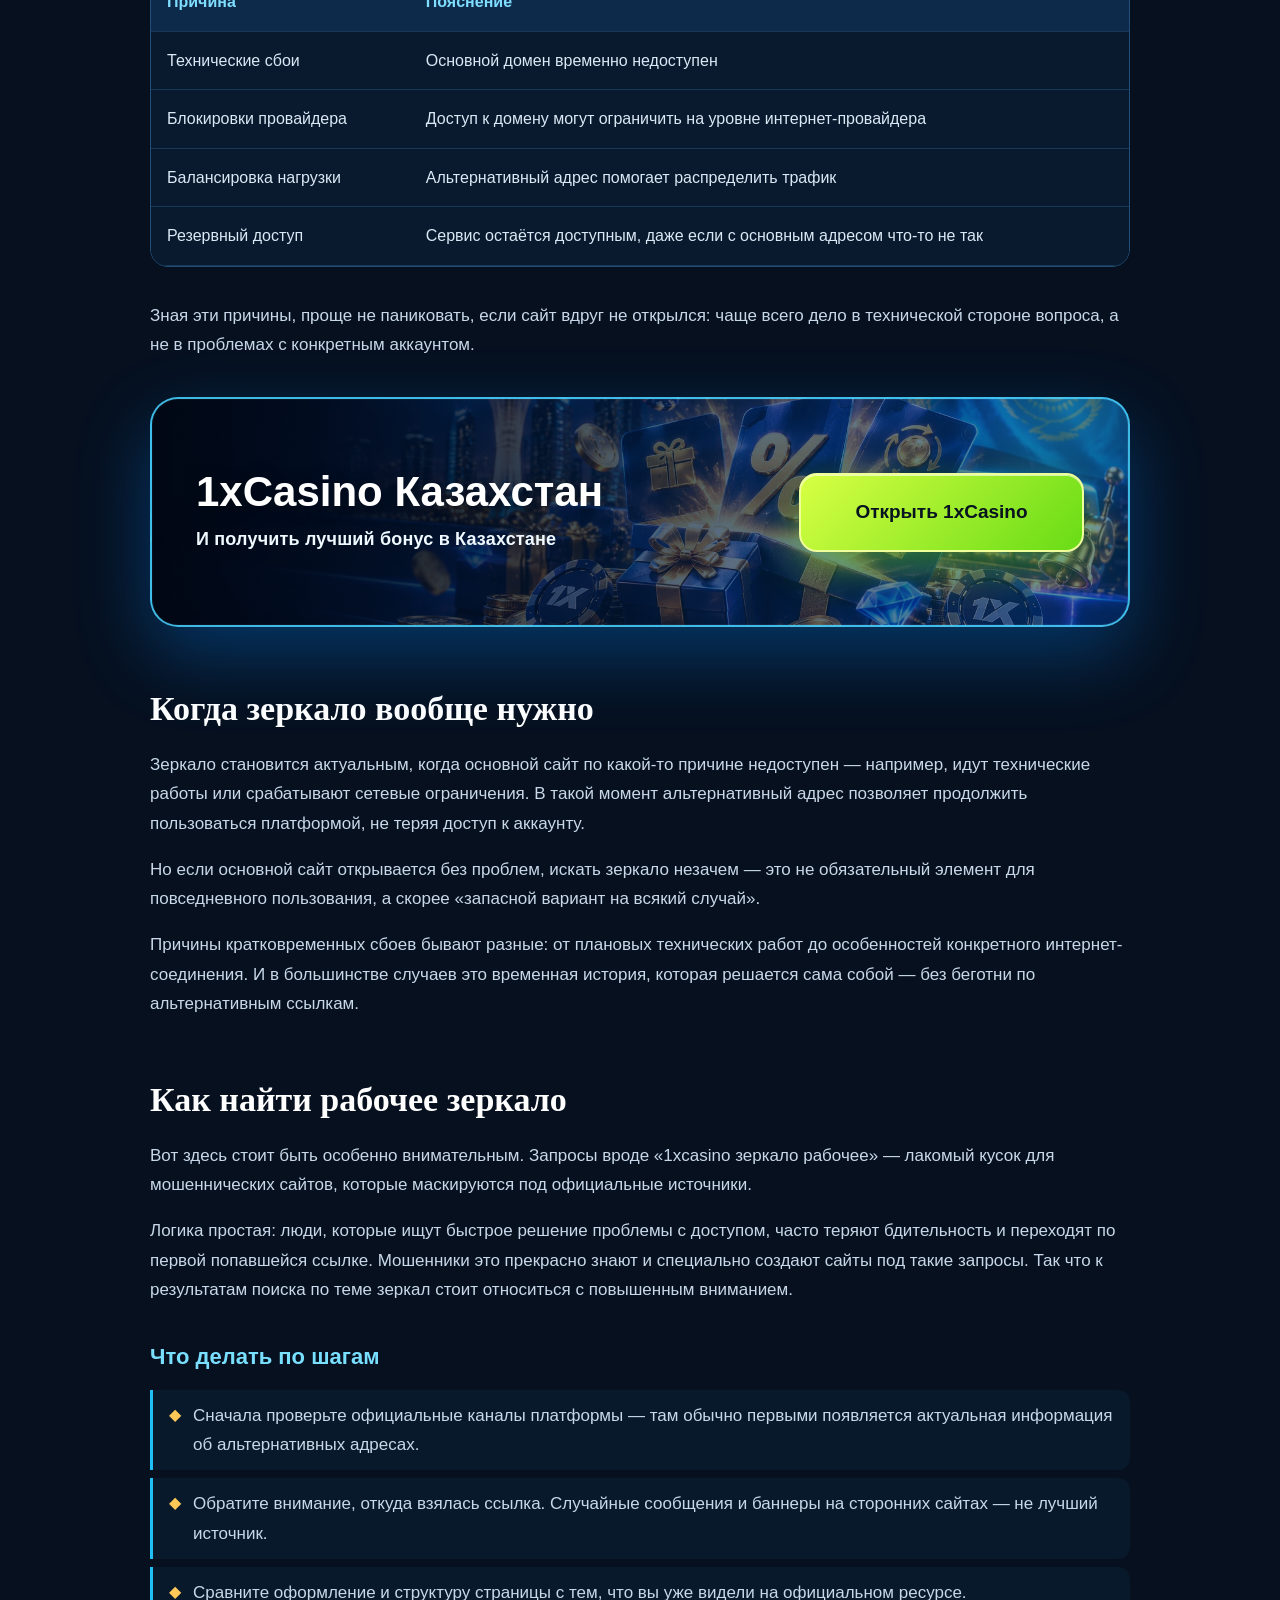
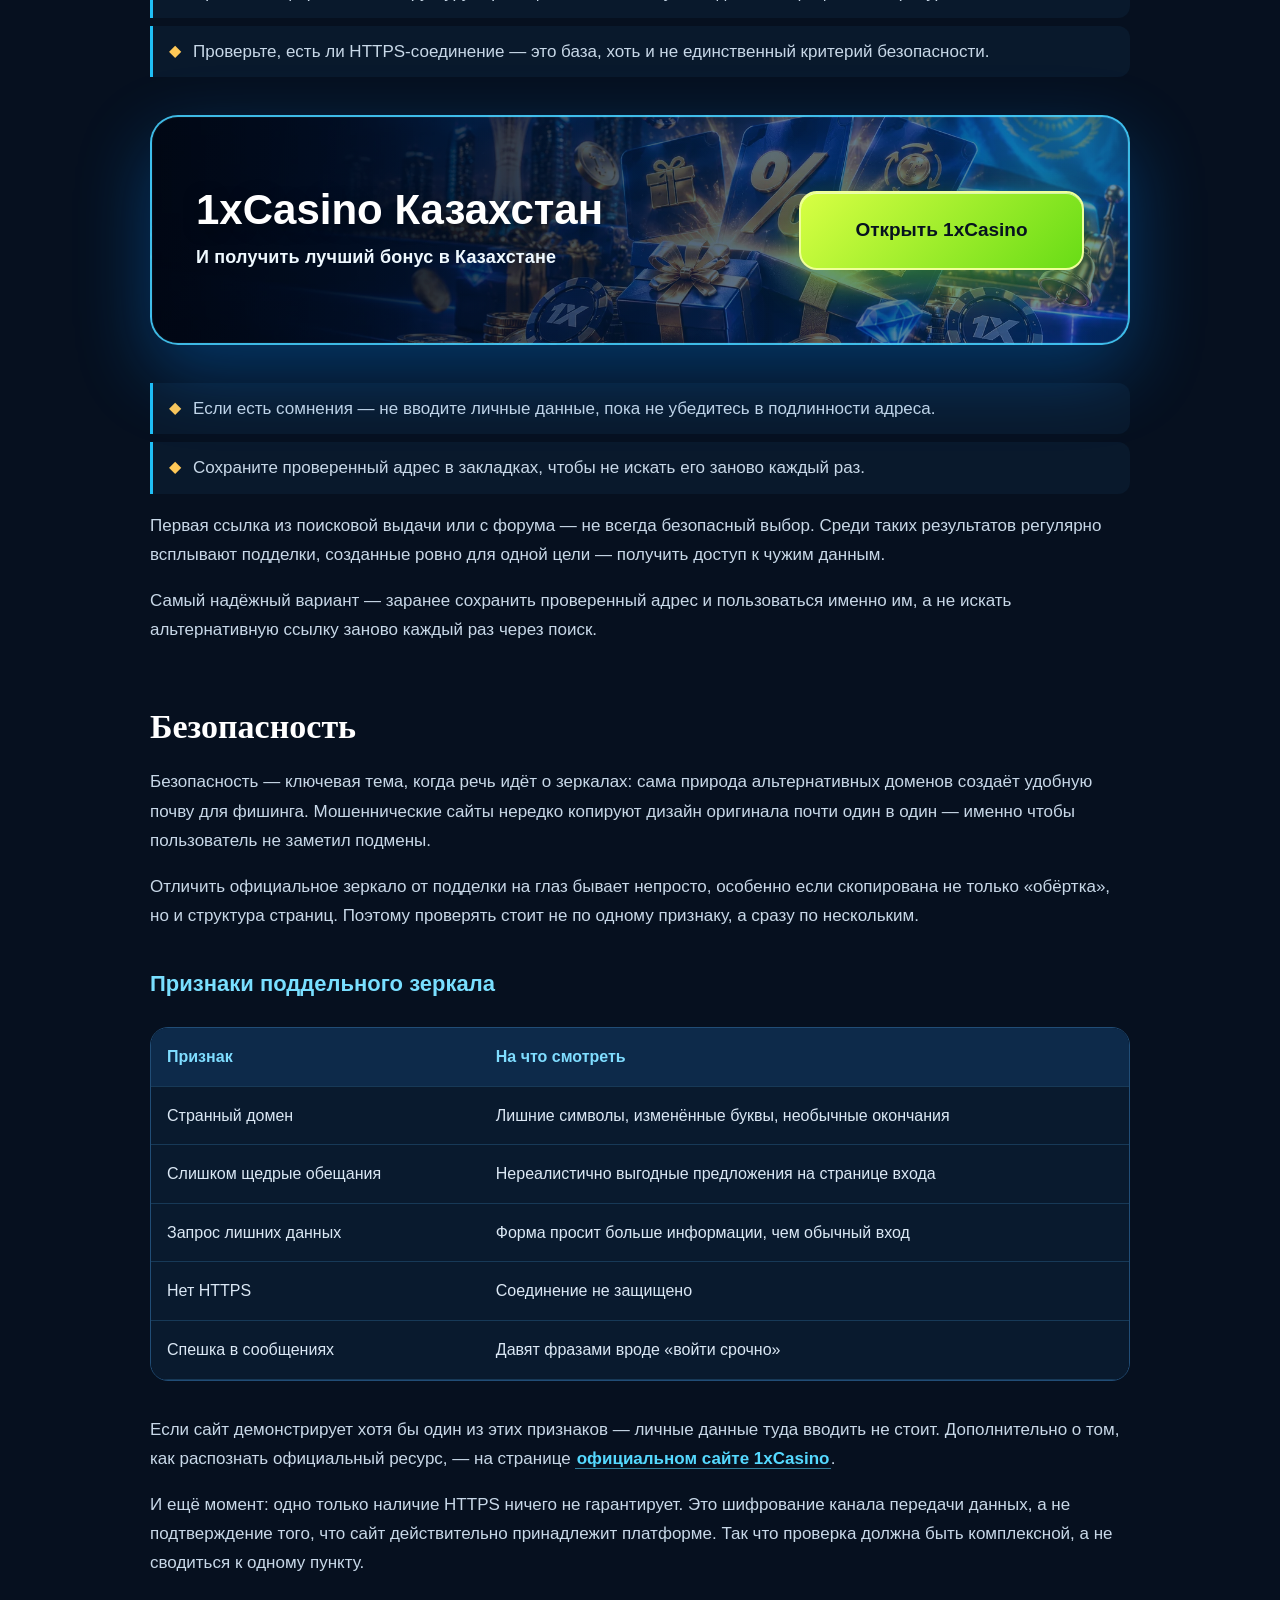
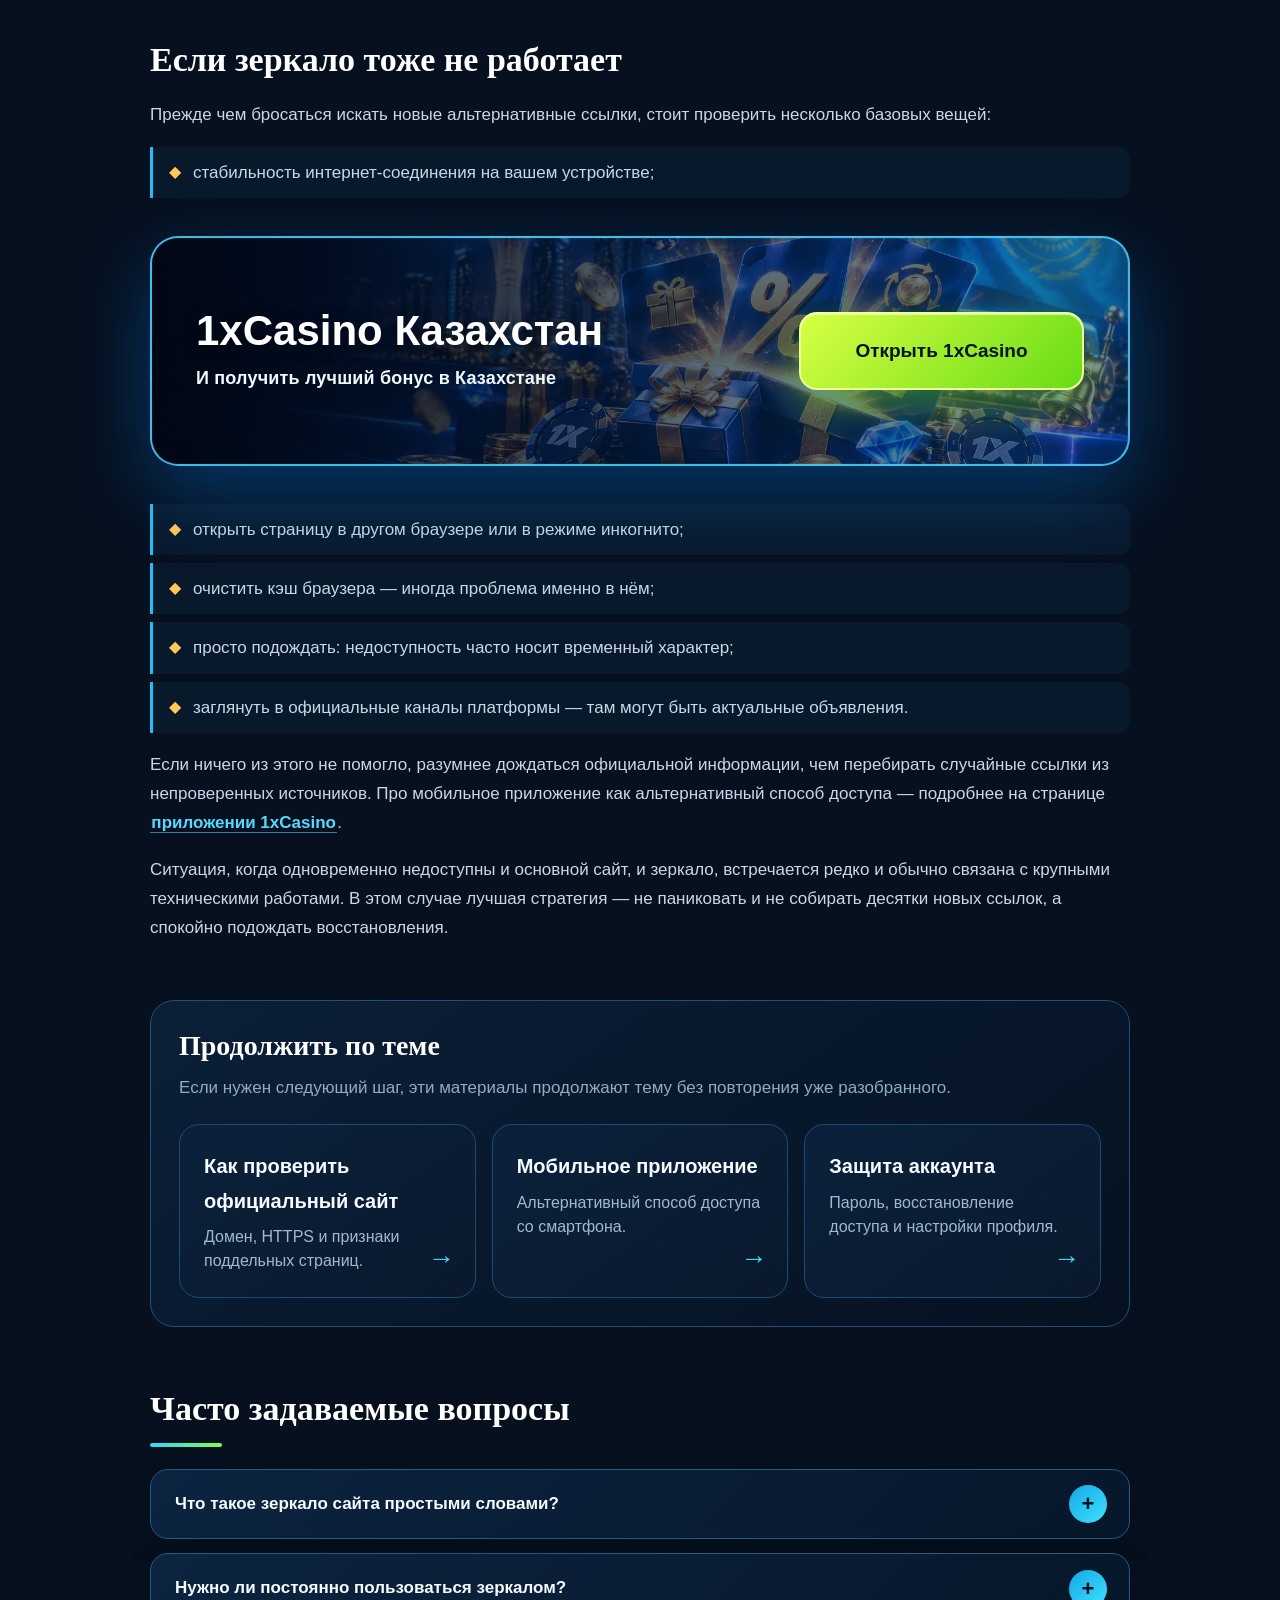
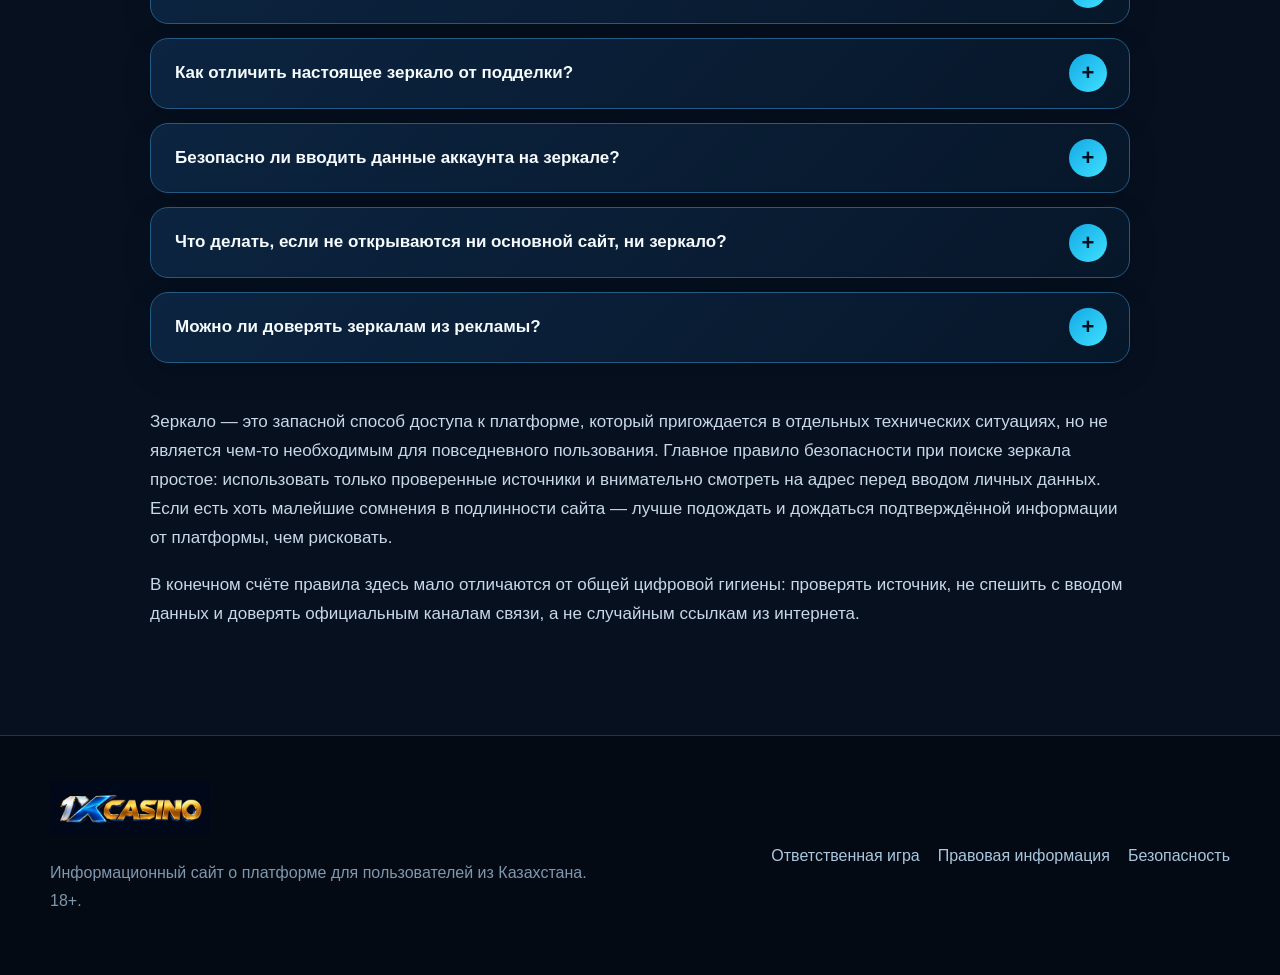
<file: mirror/index.html>
<!DOCTYPE html>

<html lang="ru-KZ"><head><meta charset="utf-8"/><meta content="width=device-width,initial-scale=1" name="viewport"/><meta content="qPjzmNS5wtSIZxsysPpZDetYylLWmhqcypf41-nfnxM" name="google-site-verification"/><title>1xCasino зеркало — рабочая ссылка и как её проверить</title><meta content="Зеркало 1xCasino: зачем оно нужно, как найти рабочую ссылку и не нарваться на фишинг. Понятная инструкция по безопасности." name="description"><link href="https://temirtau.org/mirror/" rel="canonical"/><meta content="index,follow" name="robots"/><meta content="1xCasino зеркало — рабочая ссылка и как её проверить" property="og:title"/><meta content="Зеркало 1xCasino: зачем оно нужно, как найти рабочую ссылку и не нарваться на фишинг. Понятная инструкция по безопасности." property="og:description"/><meta content="https://temirtau.org/mirror/" property="og:url"/><meta content="website" property="og:type"/><meta content="https://temirtau.org/assets/img/brand.webp" property="og:image"/><meta content="summary_large_image" name="twitter:card"/><link href="/favicon.png" rel="icon"/><link href="/assets/css/site-v4.css" rel="stylesheet"/></meta></head><body>
<header><div class="shell head"><a class="logo" href="/"><img alt="1xCasino Казахстан" src="/assets/img/logo.webp"/></a><nav class="desktop"><a href="/">Обзор</a><a href="/mirror/">Зеркало</a><a href="/app/">Приложение</a><a href="/account/">Аккаунт</a><a href="/bonuses/">Бонусы</a><a href="/games/">Игры</a><a href="/official-site/">Официальный сайт</a></nav><a class="cta small" href="/go/">Перейти</a><button aria-expanded="false" aria-label="Меню" class="menu">☰</button></div><nav class="mobile-nav"><a href="/">Обзор</a><a href="/mirror/">Зеркало</a><a href="/app/">Приложение</a><a href="/account/">Аккаунт</a><a href="/bonuses/">Бонусы</a><a href="/games/">Игры</a><a href="/official-site/">Официальный сайт</a><a class="cta" href="/go/">Открыть 1xCasino</a></nav></header>
<main><section class="hero"><img alt="1xCasino зеркало: что это и как найти рабочую ссылку" src="/assets/img/brand.webp"/><div class="hero-shade"></div><div class="shell hero-copy"><span class="eyebrow">КАЗАХСТАН • ОБЗОР ПЛАТФОРМЫ</span><h1>1xCasino зеркало: что это и как найти рабочую ссылку</h1><p>Зеркало 1xCasino: зачем оно нужно, как найти рабочую ссылку и не нарваться на фишинг. Понятная инструкция по безопасности.</p><a class="cta hero-btn" href="/go/">Перейти на 1xCasino</a></div></section>
<section class="shell article"><nav class="toc"><b>На этой странице</b><a href="#что-такое-зеркало">Что такое зеркало</a><a href="#когда-зеркало-вообще-нужно">Когда зеркало вообще нужно</a><a href="#как-найти-рабочее-зеркало">Как найти рабочее зеркало</a><a href="#безопасность">Безопасность</a><a href="#если-зеркало-тоже-не-работает">Если зеркало тоже не работает</a><a href="#часто-задаваемые-вопросы">Часто задаваемые вопросы</a></nav><p>Разберёмся, что вообще такое зеркало 1xCasino, когда оно реально пригодится, как искать рабочую ссылку без риска и что делать, если платформа вдруг «легла». Отдельно — про безопасность: тема зеркал слишком часто становится приманкой для мошенников, так что этот момент стоит проговорить отдельно.</p><p>Прежде чем кликать по первой попавшейся альтернативной ссылке, полезно понимать саму механику зеркал и риски, с которыми связан их поиск. Так гораздо проще не попасть на подделку и не отдать свои данные не пойми кому.</p><h2 id="что-такое-зеркало">Что такое зеркало</h2><p>Зеркало (mirror) — это альтернативный адрес сайта, который дублирует основной домен: тот же контент, тот же функционал, просто другое имя. По сути — копия платформы, размещённая на другом URL.</p><p>Здесь важен один нюанс: есть официальные зеркала, которые делает сама платформа для стабильности доступа, а есть неофициальные копии — их создают третьи лица, и чаще всего не с самыми благими целями. Со стороны они могут выглядеть почти одинаково, так что «на глаз» отличить их обычно не получается — визуальное сходство здесь ничего не гарантирует.</p><h3>Зачем платформам вообще нужны зеркала</h3><div class="table-wrap"><table><tr><th>Причина</th><th>Пояснение</th></tr><tr><td>Технические сбои</td><td>Основной домен временно недоступен</td></tr><tr><td>Блокировки провайдера</td><td>Доступ к домену могут ограничить на уровне интернет-провайдера</td></tr><tr><td>Балансировка нагрузки</td><td>Альтернативный адрес помогает распределить трафик</td></tr><tr><td>Резервный доступ</td><td>Сервис остаётся доступным, даже если с основным адресом что-то не так</td></tr></table></div><p>Зная эти причины, проще не паниковать, если сайт вдруг не открылся: чаще всего дело в технической стороне вопроса, а не в проблемах с конкретным аккаунтом.</p><aside class="promo"><div><strong>1xCasino Казахстан</strong><span>И получить лучший бонус в Казахстане</span></div><a class="cta" href="/go/">Открыть 1xCasino</a></aside><h2 id="когда-зеркало-вообще-нужно">Когда зеркало вообще нужно</h2><p>Зеркало становится актуальным, когда основной сайт по какой-то причине недоступен — например, идут технические работы или срабатывают сетевые ограничения. В такой момент альтернативный адрес позволяет продолжить пользоваться платформой, не теряя доступ к аккаунту.</p><p>Но если основной сайт открывается без проблем, искать зеркало незачем — это не обязательный элемент для повседневного пользования, а скорее «запасной вариант на всякий случай».</p><p>Причины кратковременных сбоев бывают разные: от плановых технических работ до особенностей конкретного интернет-соединения. И в большинстве случаев это временная история, которая решается сама собой — без беготни по альтернативным ссылкам.</p><h2 id="как-найти-рабочее-зеркало">Как найти рабочее зеркало</h2><p>Вот здесь стоит быть особенно внимательным. Запросы вроде «1xcasino зеркало рабочее» — лакомый кусок для мошеннических сайтов, которые маскируются под официальные источники.</p><p>Логика простая: люди, которые ищут быстрое решение проблемы с доступом, часто теряют бдительность и переходят по первой попавшейся ссылке. Мошенники это прекрасно знают и специально создают сайты под такие запросы. Так что к результатам поиска по теме зеркал стоит относиться с повышенным вниманием.</p><h3>Что делать по шагам</h3><div class="list-row"><span>◆</span><p>Сначала проверьте официальные каналы платформы — там обычно первыми появляется актуальная информация об альтернативных адресах.</p></div><div class="list-row"><span>◆</span><p>Обратите внимание, откуда взялась ссылка. Случайные сообщения и баннеры на сторонних сайтах — не лучший источник.</p></div><div class="list-row"><span>◆</span><p>Сравните оформление и структуру страницы с тем, что вы уже видели на официальном ресурсе.</p></div><div class="list-row"><span>◆</span><p>Проверьте, есть ли HTTPS-соединение — это база, хоть и не единственный критерий безопасности.</p></div><aside class="promo"><div><strong>1xCasino Казахстан</strong><span>И получить лучший бонус в Казахстане</span></div><a class="cta" href="/go/">Открыть 1xCasino</a></aside><div class="list-row"><span>◆</span><p>Если есть сомнения — не вводите личные данные, пока не убедитесь в подлинности адреса.</p></div><div class="list-row"><span>◆</span><p>Сохраните проверенный адрес в закладках, чтобы не искать его заново каждый раз.</p></div><p>Первая ссылка из поисковой выдачи или с форума — не всегда безопасный выбор. Среди таких результатов регулярно всплывают подделки, созданные ровно для одной цели — получить доступ к чужим данным.</p><p>Самый надёжный вариант — заранее сохранить проверенный адрес и пользоваться именно им, а не искать альтернативную ссылку заново каждый раз через поиск.</p><h2 id="безопасность">Безопасность</h2><p>Безопасность — ключевая тема, когда речь идёт о зеркалах: сама природа альтернативных доменов создаёт удобную почву для фишинга. Мошеннические сайты нередко копируют дизайн оригинала почти один в один — именно чтобы пользователь не заметил подмены.</p><p>Отличить официальное зеркало от подделки на глаз бывает непросто, особенно если скопирована не только «обёртка», но и структура страниц. Поэтому проверять стоит не по одному признаку, а сразу по нескольким.</p><h3>Признаки поддельного зеркала</h3><div class="table-wrap"><table><tr><th>Признак</th><th>На что смотреть</th></tr><tr><td>Странный домен</td><td>Лишние символы, изменённые буквы, необычные окончания</td></tr><tr><td>Слишком щедрые обещания</td><td>Нереалистично выгодные предложения на странице входа</td></tr><tr><td>Запрос лишних данных</td><td>Форма просит больше информации, чем обычный вход</td></tr><tr><td>Нет HTTPS</td><td>Соединение не защищено</td></tr><tr><td>Спешка в сообщениях</td><td>Давят фразами вроде «войти срочно»</td></tr></table></div><p>Если сайт демонстрирует хотя бы один из этих признаков — личные данные туда вводить не стоит. Дополнительно о том, как распознать официальный ресурс, — на странице <a class="inline-link" href="/official-site/">официальном сайте 1xCasino</a>.</p><p>И ещё момент: одно только наличие HTTPS ничего не гарантирует. Это шифрование канала передачи данных, а не подтверждение того, что сайт действительно принадлежит платформе. Так что проверка должна быть комплексной, а не сводиться к одному пункту.</p><h2 id="если-зеркало-тоже-не-работает">Если зеркало тоже не работает</h2><p>Прежде чем бросаться искать новые альтернативные ссылки, стоит проверить несколько базовых вещей:</p><div class="list-row"><span>◆</span><p>стабильность интернет-соединения на вашем устройстве;</p></div><aside class="promo"><div><strong>1xCasino Казахстан</strong><span>И получить лучший бонус в Казахстане</span></div><a class="cta" href="/go/">Открыть 1xCasino</a></aside><div class="list-row"><span>◆</span><p>открыть страницу в другом браузере или в режиме инкогнито;</p></div><div class="list-row"><span>◆</span><p>очистить кэш браузера — иногда проблема именно в нём;</p></div><div class="list-row"><span>◆</span><p>просто подождать: недоступность часто носит временный характер;</p></div><div class="list-row"><span>◆</span><p>заглянуть в официальные каналы платформы — там могут быть актуальные объявления.</p></div><p>Если ничего из этого не помогло, разумнее дождаться официальной информации, чем перебирать случайные ссылки из непроверенных источников. Про мобильное приложение как альтернативный способ доступа — подробнее на странице <a class="inline-link" href="/app/">приложении 1xCasino</a>.</p><p>Ситуация, когда одновременно недоступны и основной сайт, и зеркало, встречается редко и обычно связана с крупными техническими работами. В этом случае лучшая стратегия — не паниковать и не собирать десятки новых ссылок, а спокойно подождать восстановления.</p><section class="related"><h2>Продолжить по теме</h2><p>Если нужен следующий шаг, эти материалы продолжают тему без повторения уже разобранного.</p><div class="related-grid"><a class="related-card" href="/official-site/"><strong>Как проверить официальный сайт</strong><span>Домен, HTTPS и признаки поддельных страниц.</span></a><a class="related-card" href="/app/"><strong>Мобильное приложение</strong><span>Альтернативный способ доступа со смартфона.</span></a><a class="related-card" href="/account/"><strong>Защита аккаунта</strong><span>Пароль, восстановление доступа и настройки профиля.</span></a></div></section><h2 class="faq-title" id="часто-задаваемые-вопросы">Часто задаваемые вопросы</h2><div class="faq-grid"><details class="faq-item"><summary>Что такое зеркало сайта простыми словами?</summary><div class="faq-answer"><p>Альтернативный адрес, который дублирует функциональность основного сайта и пригождается, когда основной домен временно недоступен.</p></div></details><details class="faq-item"><summary>Нужно ли постоянно пользоваться зеркалом?</summary><div class="faq-answer"><p>Нет. Оно нужно только тогда, когда основной адрес по какой-то причине не открывается.</p></div></details><details class="faq-item"><summary>Как отличить настоящее зеркало от подделки?</summary><div class="faq-answer"><p>Смотрите на домен, наличие HTTPS, соответствие дизайна оригиналу и на то, откуда взялась ссылка.</p></div></details><details class="faq-item"><summary>Безопасно ли вводить данные аккаунта на зеркале?</summary><div class="faq-answer"><p>Да — если зеркало подтверждено официальными каналами платформы. На непроверенных копиях данные вводить не стоит.</p></div></details><details class="faq-item"><summary>Что делать, если не открываются ни основной сайт, ни зеркало?</summary><div class="faq-answer"><p>Проверить интернет-соединение, попробовать другой браузер и подождать, ориентируясь на официальные объявления платформы.</p></div></details><details class="faq-item"><summary>Можно ли доверять зеркалам из рекламы?</summary><div class="faq-answer"><p>Реклама не гарантирует подлинность сайта. К таким ссылкам стоит относиться с особой осторожностью и дополнительно проверять адрес.</p></div></details></div><p>Зеркало — это запасной способ доступа к платформе, который пригождается в отдельных технических ситуациях, но не является чем-то необходимым для повседневного пользования. Главное правило безопасности при поиске зеркала простое: использовать только проверенные источники и внимательно смотреть на адрес перед вводом личных данных. Если есть хоть малейшие сомнения в подлинности сайта — лучше подождать и дождаться подтверждённой информации от платформы, чем рисковать.</p><p>В конечном счёте правила здесь мало отличаются от общей цифровой гигиены: проверять источник, не спешить с вводом данных и доверять официальным каналам связи, а не случайным ссылкам из интернета.</p></section></main>
<footer><div class="shell foot"><div><img alt="1xCasino" class="foot-logo" src="/assets/img/logo.webp"/><p>Информационный сайт о платформе для пользователей из Казахстана. 18+.</p></div><div class="foot-links"><a href="/responsible-gaming/">Ответственная игра</a><a href="/legal/">Правовая информация</a><a href="/official-site/">Безопасность</a></div></div></footer><script src="/assets/js/site.js"></script></body></html>
</file>
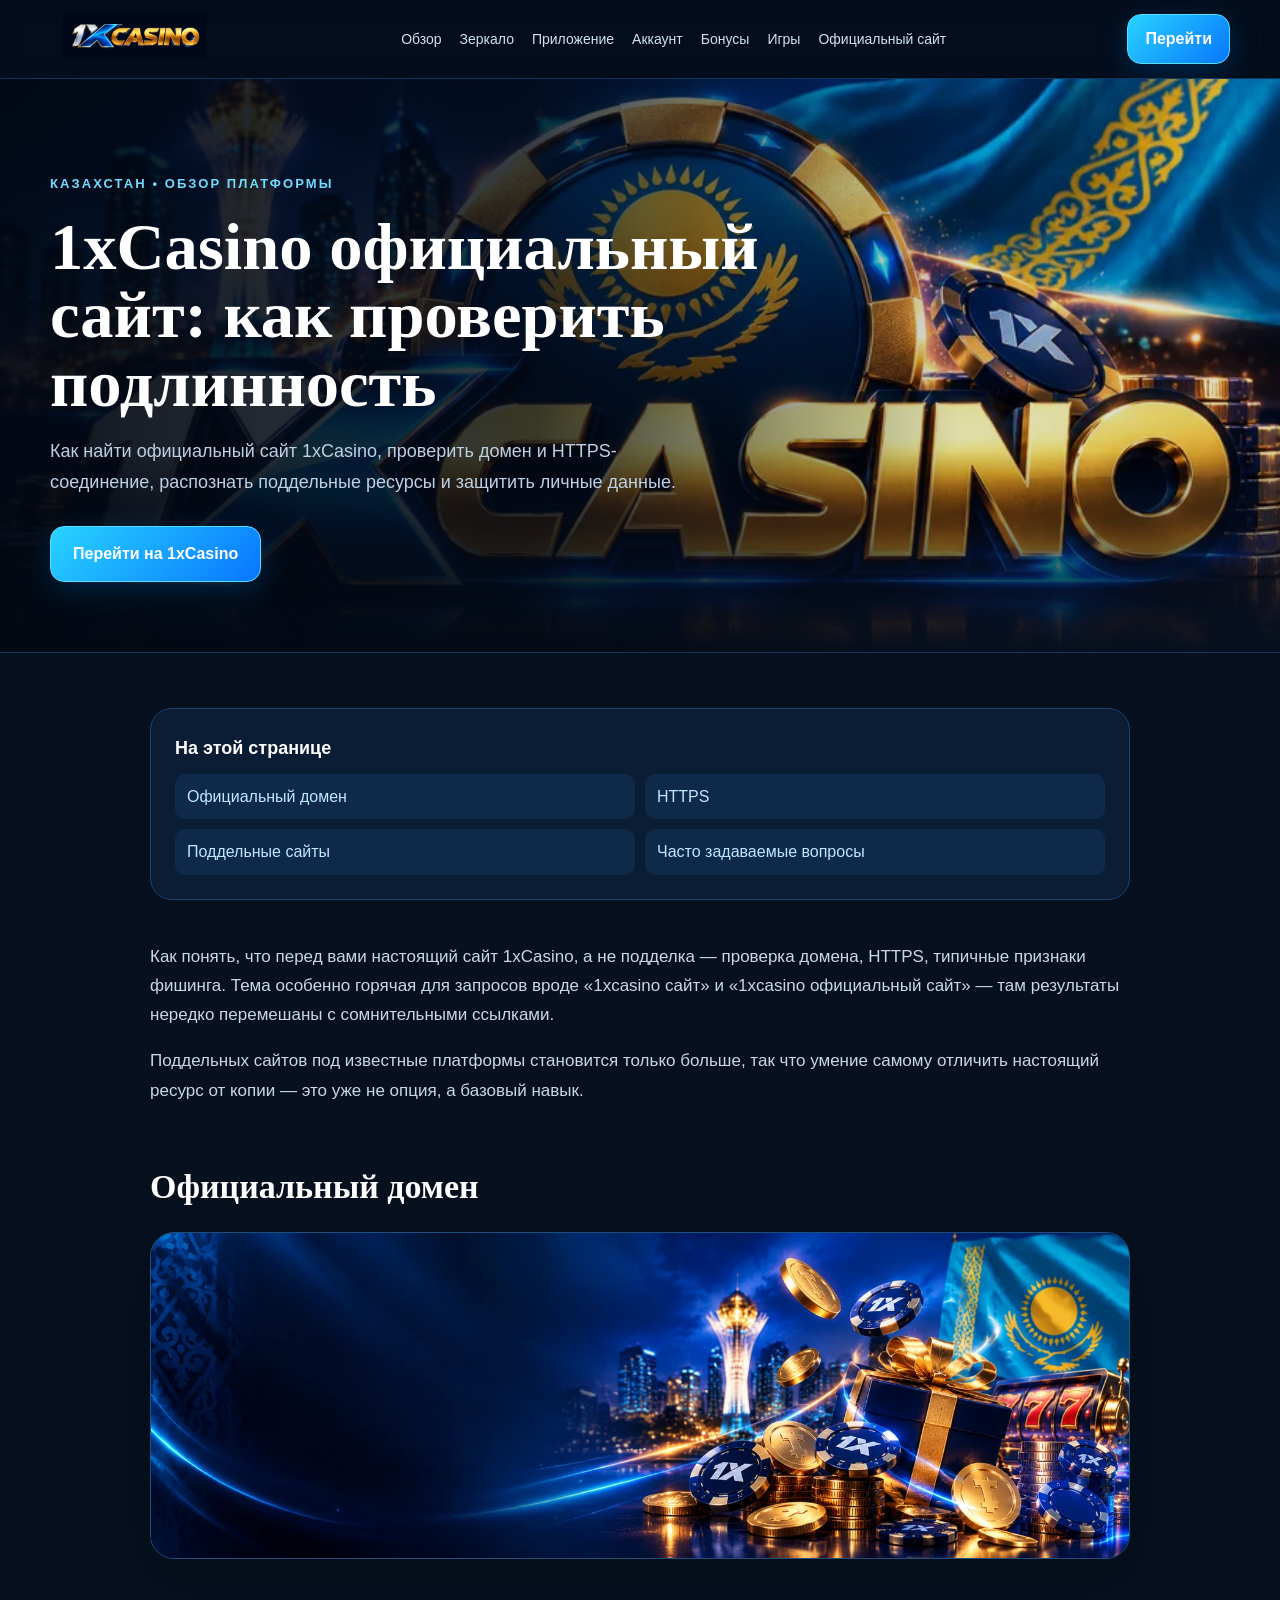
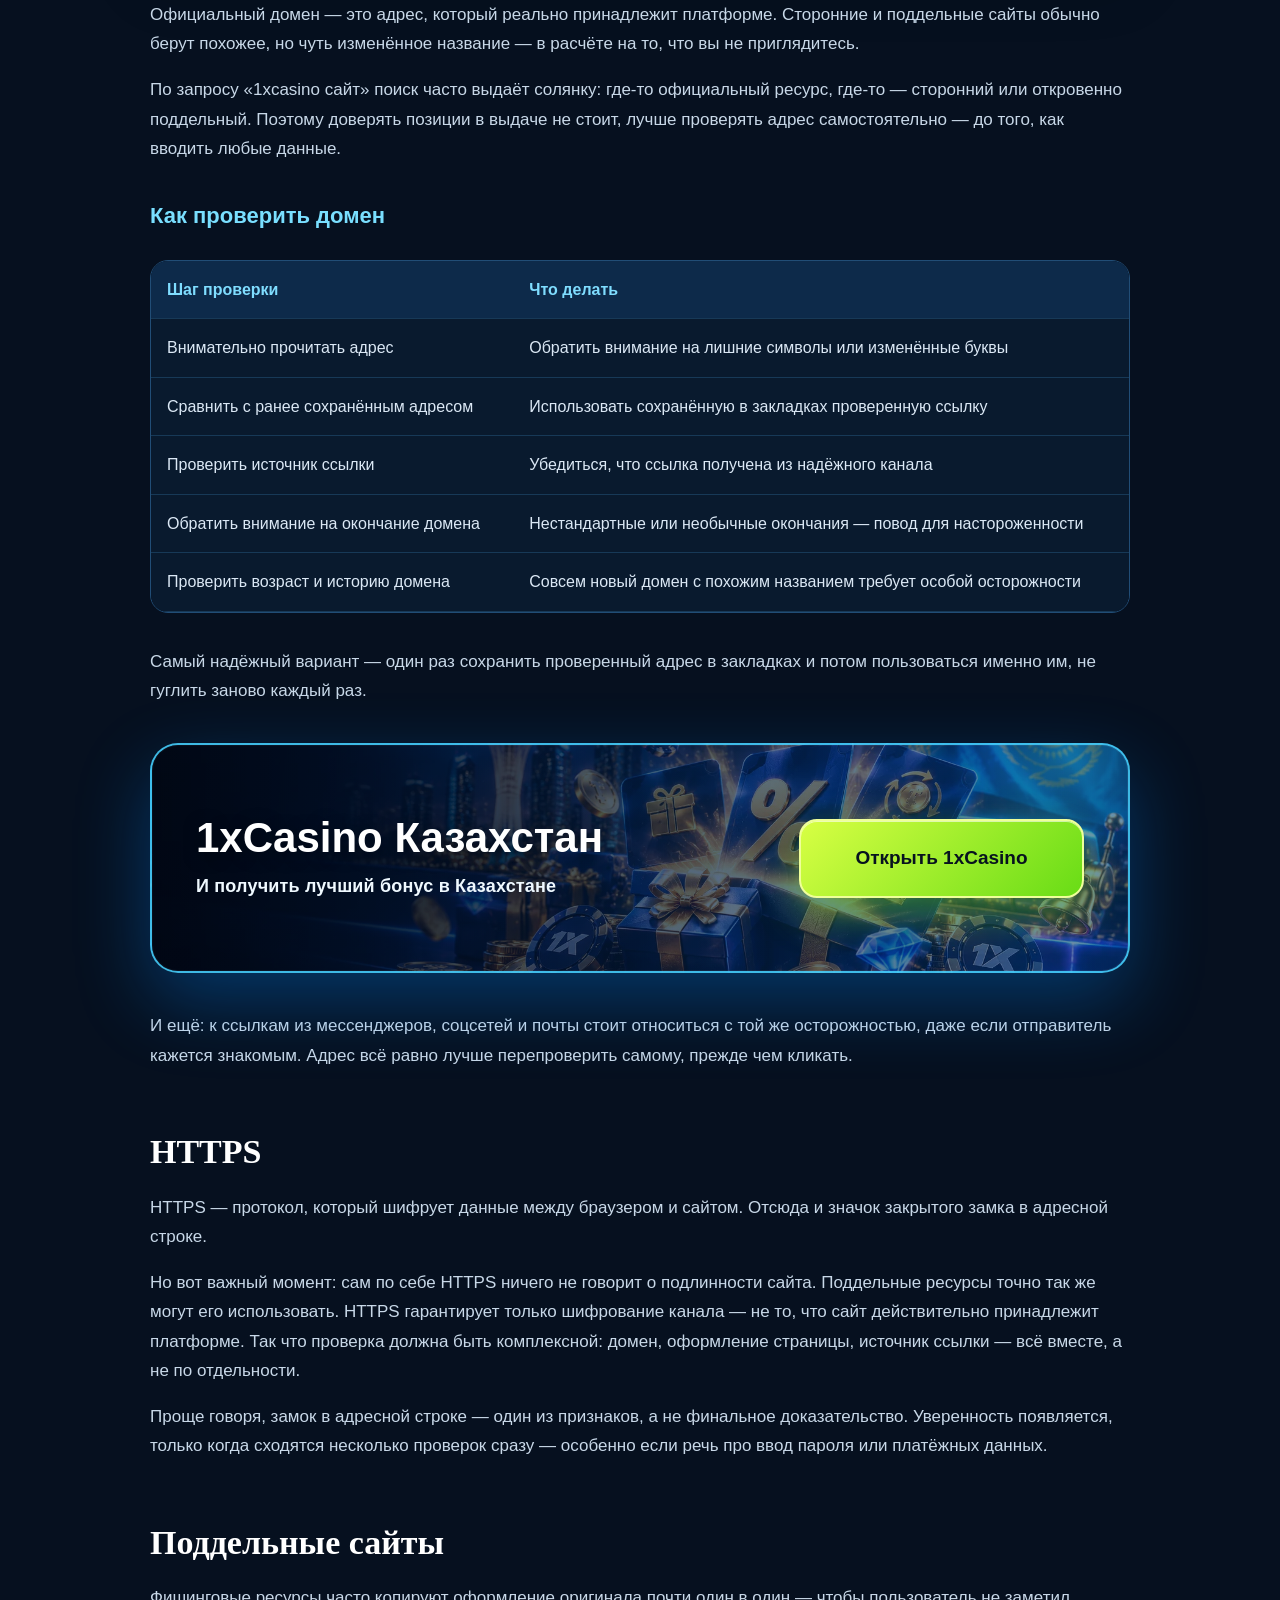
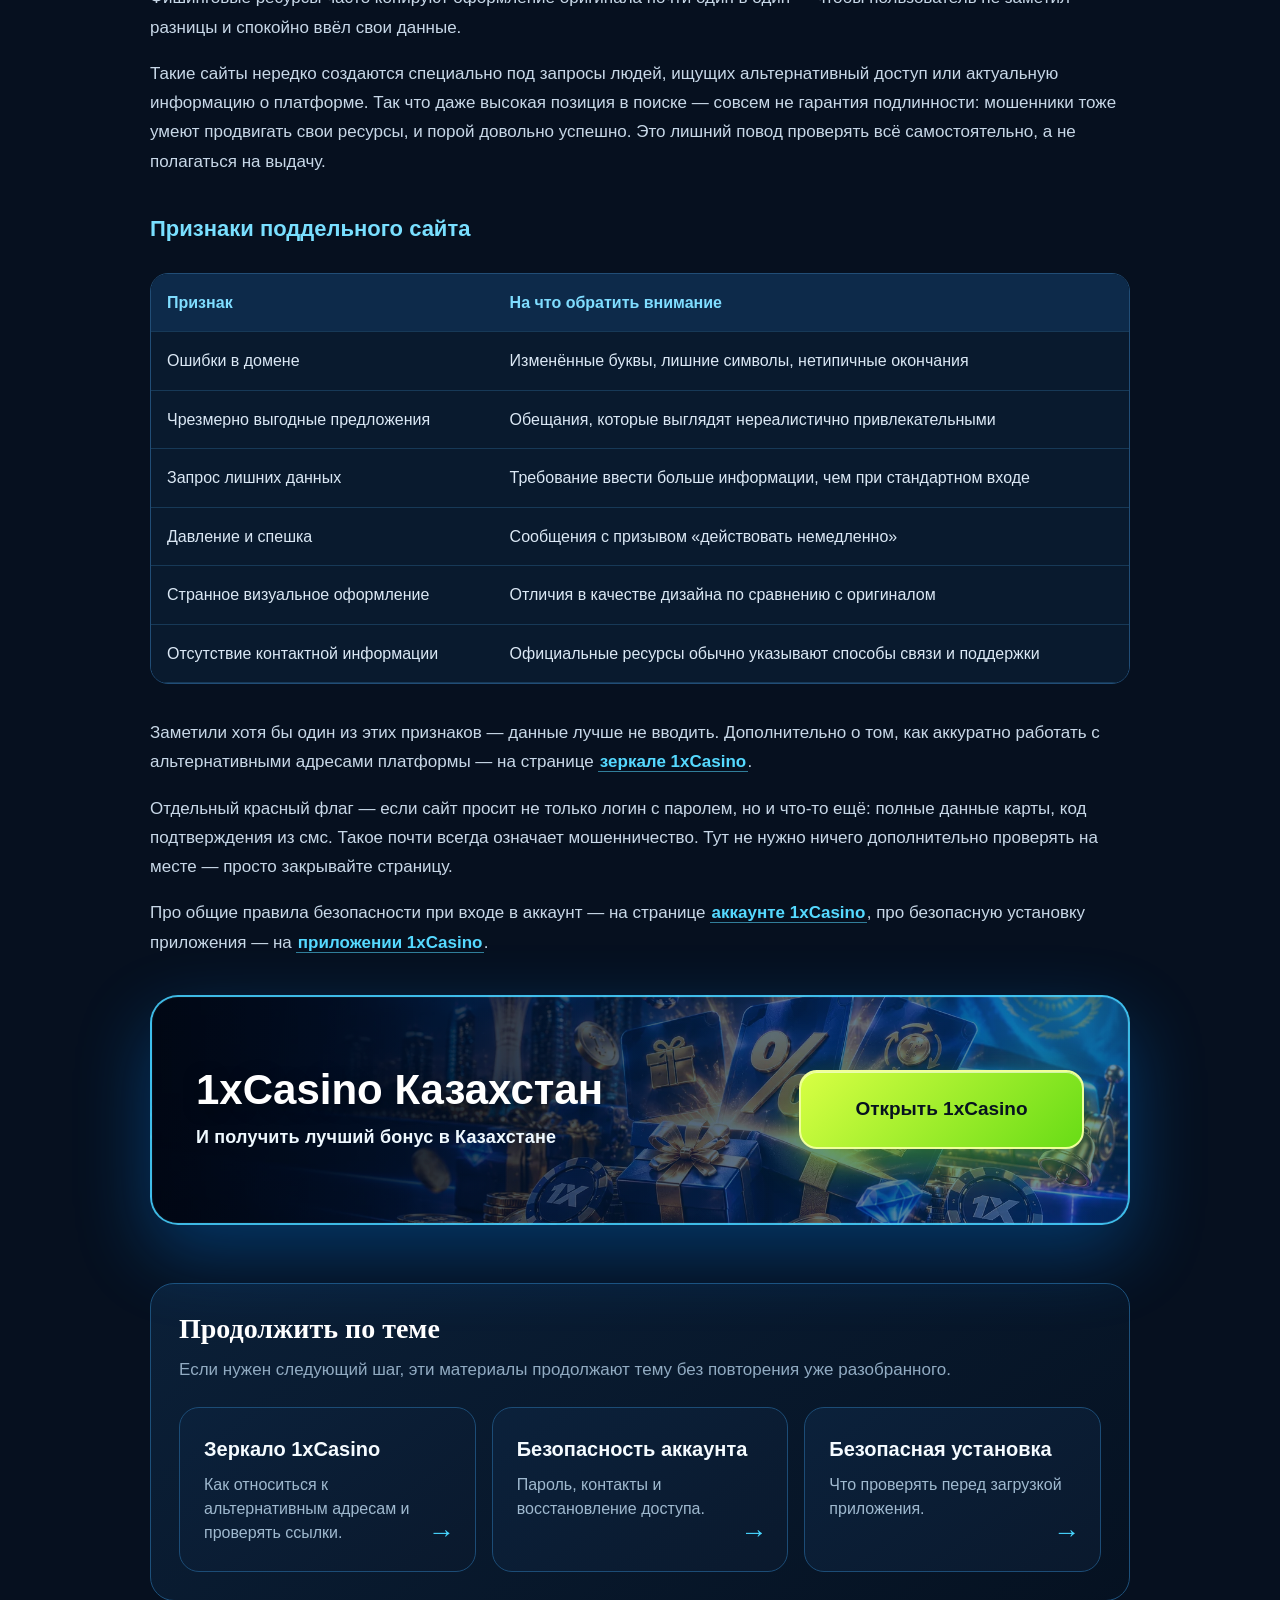
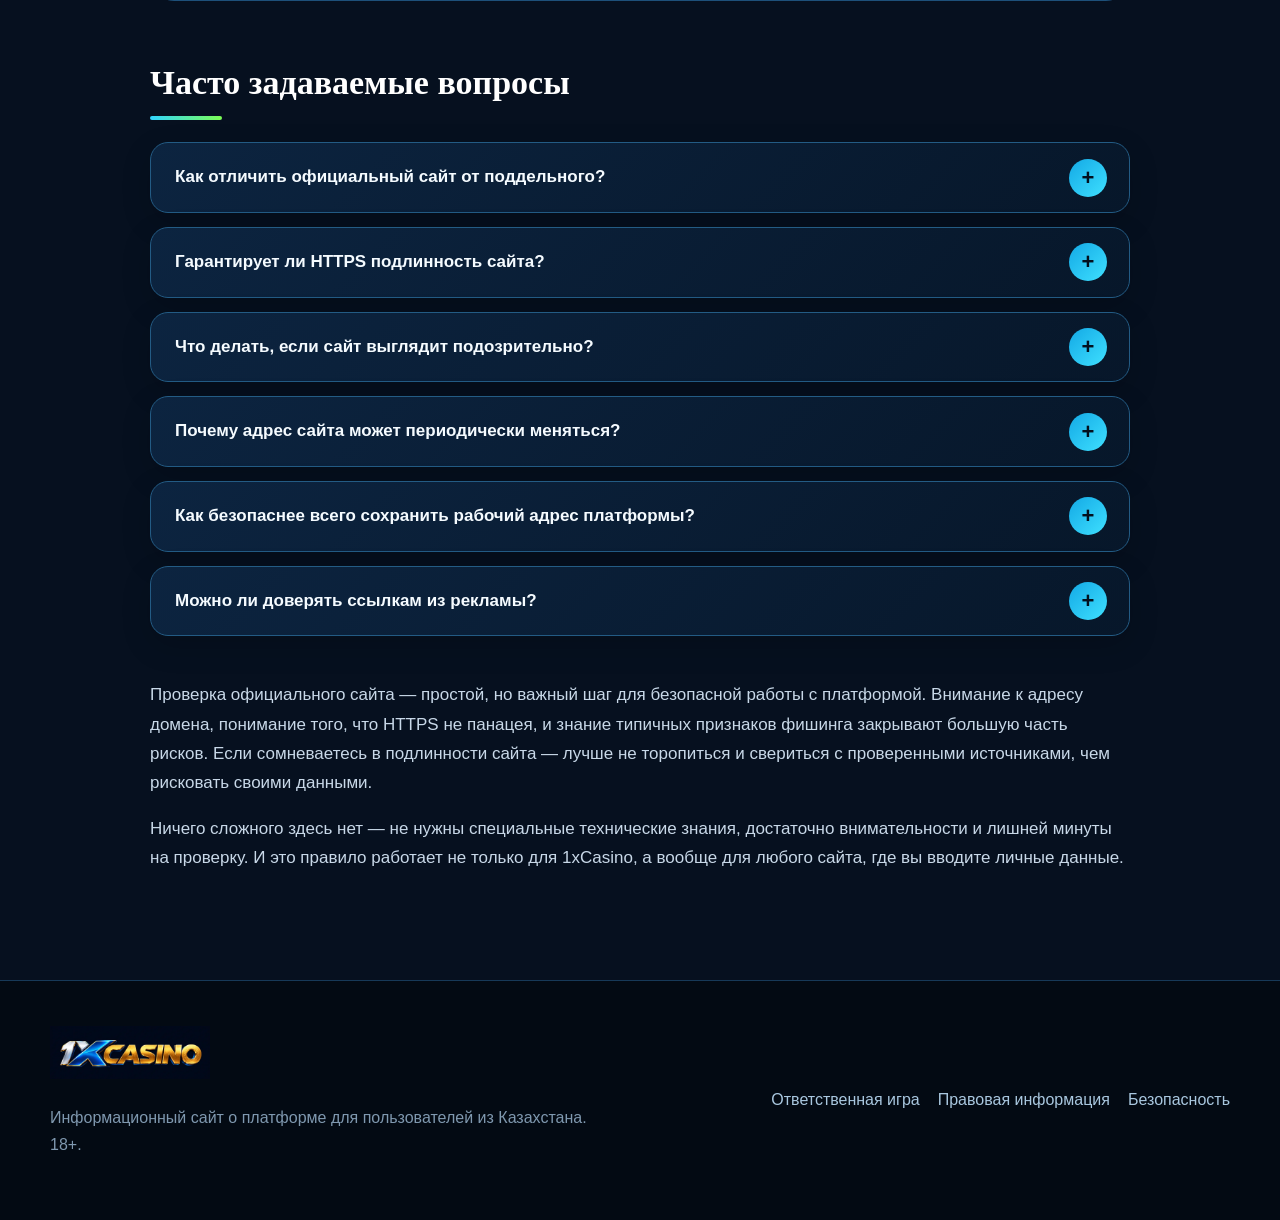
<file: official-site/index.html>
<!DOCTYPE html>

<html lang="ru-KZ"><head><meta charset="utf-8"/><meta content="width=device-width,initial-scale=1" name="viewport"/><meta content="qPjzmNS5wtSIZxsysPpZDetYylLWmhqcypf41-nfnxM" name="google-site-verification"/><title>1xCasino официальный сайт — как проверить подлинность</title><meta content="Как найти официальный сайт 1xCasino, проверить домен и HTTPS-соединение, распознать поддельные ресурсы и защитить личные данные." name="description"><link href="https://temirtau.org/official-site/" rel="canonical"/><meta content="index,follow" name="robots"/><meta content="1xCasino официальный сайт — как проверить подлинность" property="og:title"/><meta content="Как найти официальный сайт 1xCasino, проверить домен и HTTPS-соединение, распознать поддельные ресурсы и защитить личные данные." property="og:description"/><meta content="https://temirtau.org/official-site/" property="og:url"/><meta content="website" property="og:type"/><meta content="https://temirtau.org/assets/img/kz.webp" property="og:image"/><meta content="summary_large_image" name="twitter:card"/><link href="/favicon.png" rel="icon"/><link href="/assets/css/site-v4.css" rel="stylesheet"/></meta></head><body>
<header><div class="shell head"><a class="logo" href="/"><img alt="1xCasino Казахстан" src="/assets/img/logo.webp"/></a><nav class="desktop"><a href="/">Обзор</a><a href="/mirror/">Зеркало</a><a href="/app/">Приложение</a><a href="/account/">Аккаунт</a><a href="/bonuses/">Бонусы</a><a href="/games/">Игры</a><a href="/official-site/">Официальный сайт</a></nav><a class="cta small" href="/go/">Перейти</a><button aria-expanded="false" aria-label="Меню" class="menu">☰</button></div><nav class="mobile-nav"><a href="/">Обзор</a><a href="/mirror/">Зеркало</a><a href="/app/">Приложение</a><a href="/account/">Аккаунт</a><a href="/bonuses/">Бонусы</a><a href="/games/">Игры</a><a href="/official-site/">Официальный сайт</a><a class="cta" href="/go/">Открыть 1xCasino</a></nav></header>
<main><section class="hero"><img alt="1xCasino официальный сайт: как проверить подлинность" src="/assets/img/kz.webp"/><div class="hero-shade"></div><div class="shell hero-copy"><span class="eyebrow">КАЗАХСТАН • ОБЗОР ПЛАТФОРМЫ</span><h1>1xCasino официальный сайт: как проверить подлинность</h1><p>Как найти официальный сайт 1xCasino, проверить домен и HTTPS-соединение, распознать поддельные ресурсы и защитить личные данные.</p><a class="cta hero-btn" href="/go/">Перейти на 1xCasino</a></div></section>
<section class="shell article"><nav class="toc"><b>На этой странице</b><a href="#официальный-домен">Официальный домен</a><a href="#https">HTTPS</a><a href="#поддельные-сайты">Поддельные сайты</a><a href="#часто-задаваемые-вопросы">Часто задаваемые вопросы</a></nav><p>Как понять, что перед вами настоящий сайт 1xCasino, а не подделка — проверка домена, HTTPS, типичные признаки фишинга. Тема особенно горячая для запросов вроде «1xcasino сайт» и «1xcasino официальный сайт» — там результаты нередко перемешаны с сомнительными ссылками.</p><p>Поддельных сайтов под известные платформы становится только больше, так что умение самому отличить настоящий ресурс от копии — это уже не опция, а базовый навык.</p><h2 id="официальный-домен">Официальный домен</h2><figure class="content-visual"><img alt="Официальный домен" loading="lazy" src="/assets/img/brand.webp"/></figure><p>Официальный домен — это адрес, который реально принадлежит платформе. Сторонние и поддельные сайты обычно берут похожее, но чуть изменённое название — в расчёте на то, что вы не приглядитесь.</p><p>По запросу «1xcasino сайт» поиск часто выдаёт солянку: где-то официальный ресурс, где-то — сторонний или откровенно поддельный. Поэтому доверять позиции в выдаче не стоит, лучше проверять адрес самостоятельно — до того, как вводить любые данные.</p><h3>Как проверить домен</h3><div class="table-wrap"><table><tr><th>Шаг проверки</th><th>Что делать</th></tr><tr><td>Внимательно прочитать адрес</td><td>Обратить внимание на лишние символы или изменённые буквы</td></tr><tr><td>Сравнить с ранее сохранённым адресом</td><td>Использовать сохранённую в закладках проверенную ссылку</td></tr><tr><td>Проверить источник ссылки</td><td>Убедиться, что ссылка получена из надёжного канала</td></tr><tr><td>Обратить внимание на окончание домена</td><td>Нестандартные или необычные окончания — повод для настороженности</td></tr><tr><td>Проверить возраст и историю домена</td><td>Совсем новый домен с похожим названием требует особой осторожности</td></tr></table></div><p>Самый надёжный вариант — один раз сохранить проверенный адрес в закладках и потом пользоваться именно им, не гуглить заново каждый раз.</p><aside class="promo"><div><strong>1xCasino Казахстан</strong><span>И получить лучший бонус в Казахстане</span></div><a class="cta" href="/go/">Открыть 1xCasino</a></aside><p>И ещё: к ссылкам из мессенджеров, соцсетей и почты стоит относиться с той же осторожностью, даже если отправитель кажется знакомым. Адрес всё равно лучше перепроверить самому, прежде чем кликать.</p><h2 id="https">HTTPS</h2><p>HTTPS — протокол, который шифрует данные между браузером и сайтом. Отсюда и значок закрытого замка в адресной строке.</p><p>Но вот важный момент: сам по себе HTTPS ничего не говорит о подлинности сайта. Поддельные ресурсы точно так же могут его использовать. HTTPS гарантирует только шифрование канала — не то, что сайт действительно принадлежит платформе. Так что проверка должна быть комплексной: домен, оформление страницы, источник ссылки — всё вместе, а не по отдельности.</p><p>Проще говоря, замок в адресной строке — один из признаков, а не финальное доказательство. Уверенность появляется, только когда сходятся несколько проверок сразу — особенно если речь про ввод пароля или платёжных данных.</p><h2 id="поддельные-сайты">Поддельные сайты</h2><p>Фишинговые ресурсы часто копируют оформление оригинала почти один в один — чтобы пользователь не заметил разницы и спокойно ввёл свои данные.</p><p>Такие сайты нередко создаются специально под запросы людей, ищущих альтернативный доступ или актуальную информацию о платформе. Так что даже высокая позиция в поиске — совсем не гарантия подлинности: мошенники тоже умеют продвигать свои ресурсы, и порой довольно успешно. Это лишний повод проверять всё самостоятельно, а не полагаться на выдачу.</p><h3>Признаки поддельного сайта</h3><div class="table-wrap"><table><tr><th>Признак</th><th>На что обратить внимание</th></tr><tr><td>Ошибки в домене</td><td>Изменённые буквы, лишние символы, нетипичные окончания</td></tr><tr><td>Чрезмерно выгодные предложения</td><td>Обещания, которые выглядят нереалистично привлекательными</td></tr><tr><td>Запрос лишних данных</td><td>Требование ввести больше информации, чем при стандартном входе</td></tr><tr><td>Давление и спешка</td><td>Сообщения с призывом «действовать немедленно»</td></tr><tr><td>Странное визуальное оформление</td><td>Отличия в качестве дизайна по сравнению с оригиналом</td></tr><tr><td>Отсутствие контактной информации</td><td>Официальные ресурсы обычно указывают способы связи и поддержки</td></tr></table></div><p>Заметили хотя бы один из этих признаков — данные лучше не вводить. Дополнительно о том, как аккуратно работать с альтернативными адресами платформы — на странице <a class="inline-link" href="/mirror/">зеркале 1xCasino</a>.</p><p>Отдельный красный флаг — если сайт просит не только логин с паролем, но и что-то ещё: полные данные карты, код подтверждения из смс. Такое почти всегда означает мошенничество. Тут не нужно ничего дополнительно проверять на месте — просто закрывайте страницу.</p><p>Про общие правила безопасности при входе в аккаунт — на странице <a class="inline-link" href="/account/">аккаунте 1xCasino</a>, про безопасную установку приложения — на <a class="inline-link" href="/app/">приложении 1xCasino</a>.</p><aside class="promo"><div><strong>1xCasino Казахстан</strong><span>И получить лучший бонус в Казахстане</span></div><a class="cta" href="/go/">Открыть 1xCasino</a></aside><section class="related"><h2>Продолжить по теме</h2><p>Если нужен следующий шаг, эти материалы продолжают тему без повторения уже разобранного.</p><div class="related-grid"><a class="related-card" href="/mirror/"><strong>Зеркало 1xCasino</strong><span>Как относиться к альтернативным адресам и проверять ссылки.</span></a><a class="related-card" href="/account/"><strong>Безопасность аккаунта</strong><span>Пароль, контакты и восстановление доступа.</span></a><a class="related-card" href="/app/"><strong>Безопасная установка</strong><span>Что проверять перед загрузкой приложения.</span></a></div></section><h2 class="faq-title" id="часто-задаваемые-вопросы">Часто задаваемые вопросы</h2><div class="faq-grid"><details class="faq-item"><summary>Как отличить официальный сайт от поддельного?</summary><div class="faq-answer"><p>Проверять адрес домена, наличие HTTPS, источник ссылки и оформление страницы вместе — не полагаясь на один какой-то признак.</p></div></details><details class="faq-item"><summary>Гарантирует ли HTTPS подлинность сайта?</summary><div class="faq-answer"><p>Нет. HTTPS шифрует данные, но не подтверждает, что сайт принадлежит платформе.</p></div></details><details class="faq-item"><summary>Что делать, если сайт выглядит подозрительно?</summary><div class="faq-answer"><p>Не вводить данные и закрыть страницу, а правильный адрес уточнить через проверенные каналы платформы.</p></div></details><details class="faq-item"><summary>Почему адрес сайта может периодически меняться?</summary><div class="faq-answer"><p>Причины бывают техническими или сетевыми — подробнее об этом на странице про зеркало.</p></div></details><details class="faq-item"><summary>Как безопаснее всего сохранить рабочий адрес платформы?</summary><div class="faq-answer"><p>Добавить проверенный адрес в закладки — и не искать его заново при каждом заходе.</p></div></details><details class="faq-item"><summary>Можно ли доверять ссылкам из рекламы?</summary><div class="faq-answer"><p>Нет, реклама подлинность не гарантирует — такие ссылки нужно проверять так же внимательно, как и любые другие.</p></div></details></div><p>Проверка официального сайта — простой, но важный шаг для безопасной работы с платформой. Внимание к адресу домена, понимание того, что HTTPS не панацея, и знание типичных признаков фишинга закрывают большую часть рисков. Если сомневаетесь в подлинности сайта — лучше не торопиться и свериться с проверенными источниками, чем рисковать своими данными.</p><p>Ничего сложного здесь нет — не нужны специальные технические знания, достаточно внимательности и лишней минуты на проверку. И это правило работает не только для 1xCasino, а вообще для любого сайта, где вы вводите личные данные.</p></section></main>
<footer><div class="shell foot"><div><img alt="1xCasino" class="foot-logo" src="/assets/img/logo.webp"/><p>Информационный сайт о платформе для пользователей из Казахстана. 18+.</p></div><div class="foot-links"><a href="/responsible-gaming/">Ответственная игра</a><a href="/legal/">Правовая информация</a><a href="/official-site/">Безопасность</a></div></div></footer><script src="/assets/js/site.js"></script></body></html>
</file>
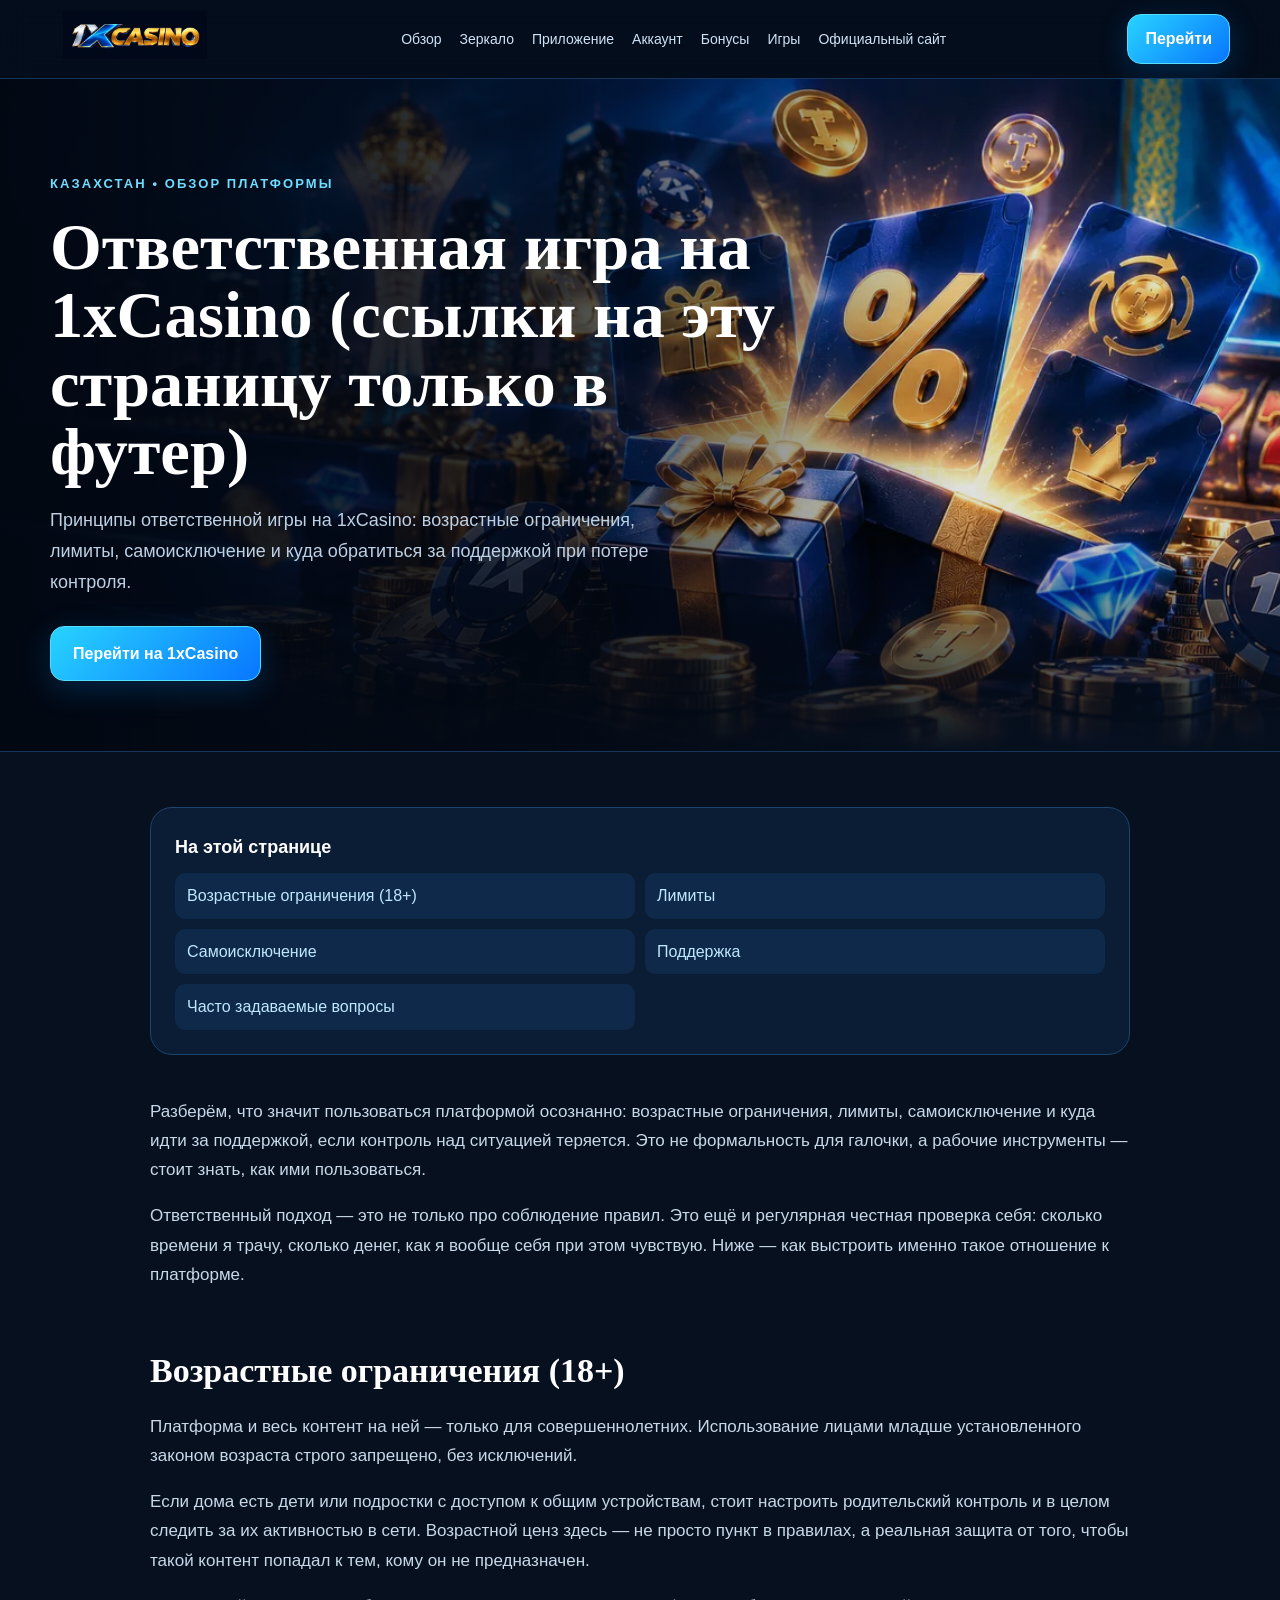
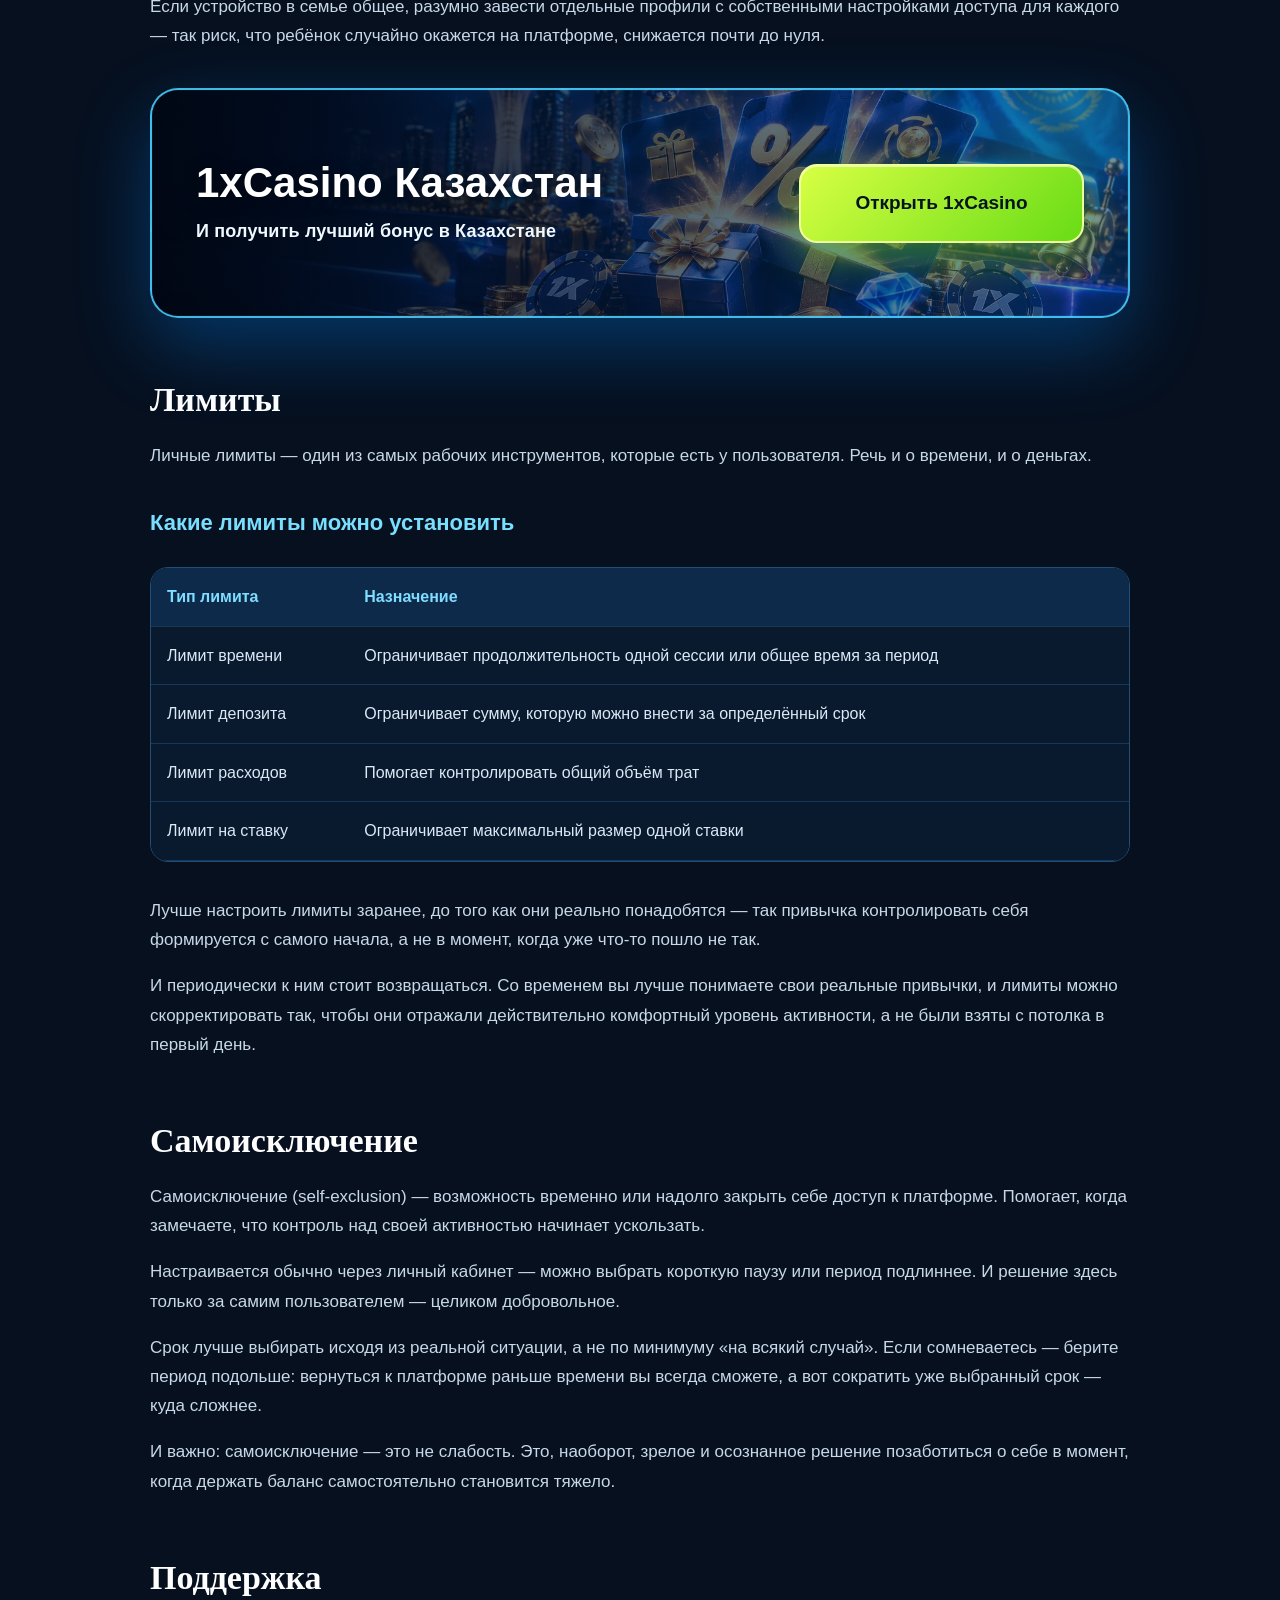
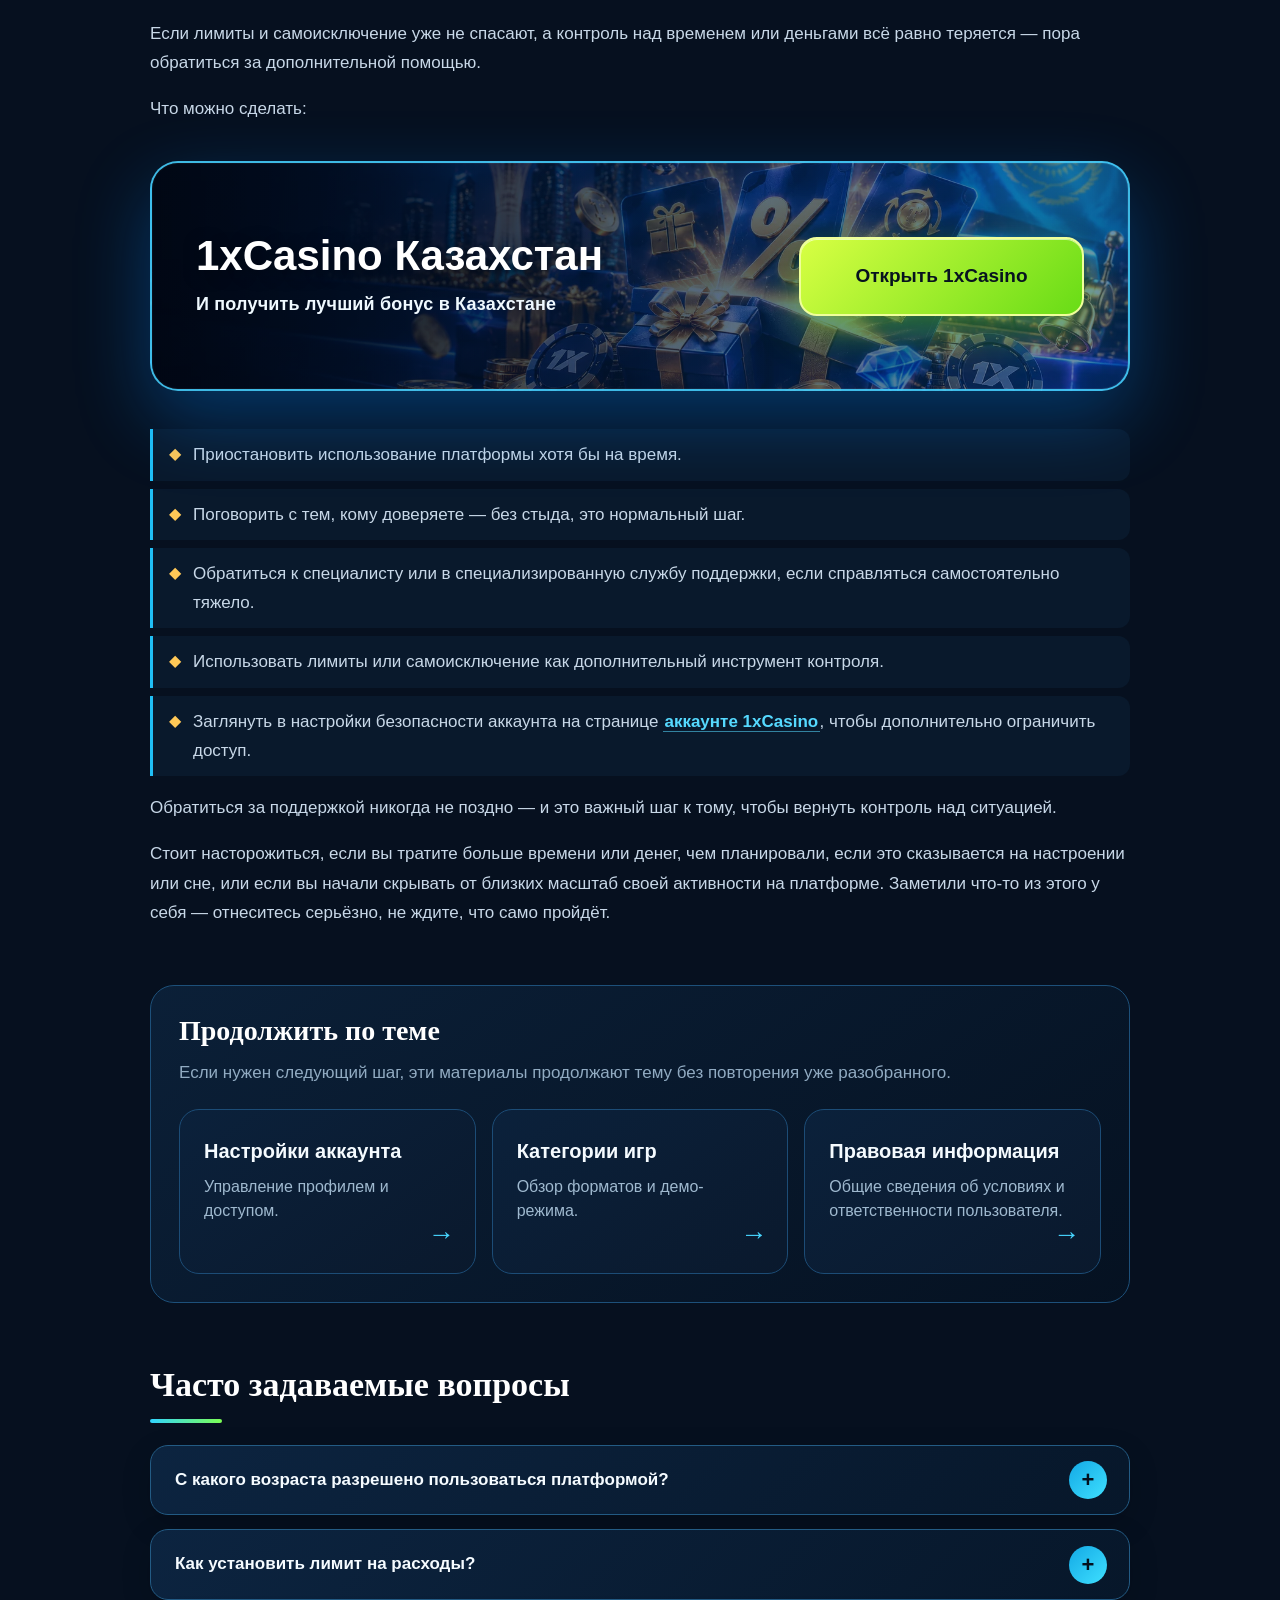
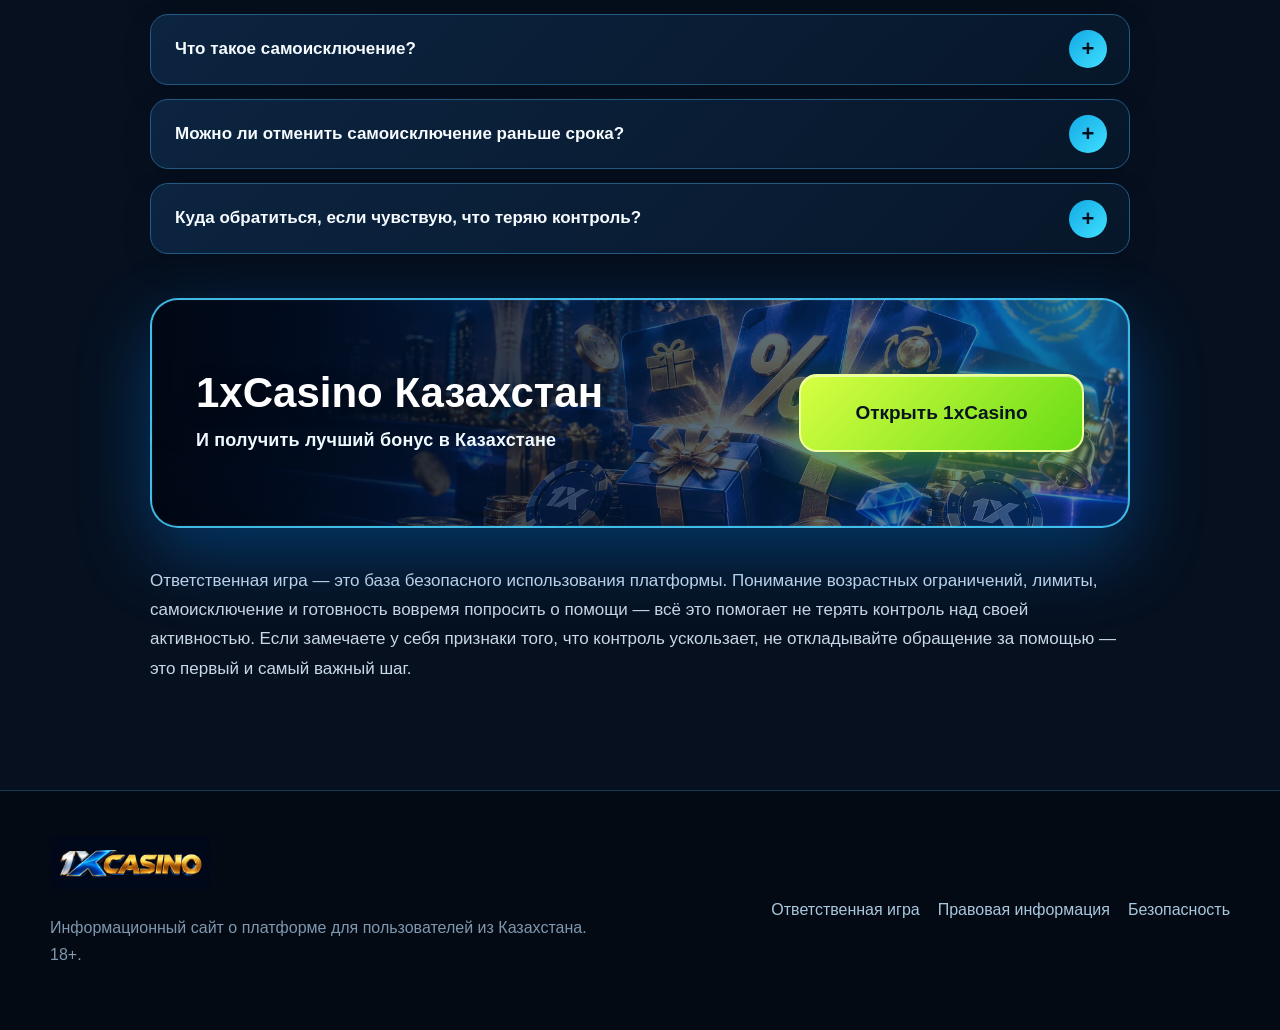
<file: responsible-gaming/index.html>
<!DOCTYPE html>

<html lang="ru-KZ"><head><meta charset="utf-8"/><meta content="width=device-width,initial-scale=1" name="viewport"/><meta content="qPjzmNS5wtSIZxsysPpZDetYylLWmhqcypf41-nfnxM" name="google-site-verification"/><title>Ответственная игра на 1xCasino — лимиты и самоисключение</title><meta content="Принципы ответственной игры на 1xCasino: возрастные ограничения, лимиты, самоисключение и куда обратиться за поддержкой при потере контроля." name="description"><link href="https://temirtau.org/responsible-gaming/" rel="canonical"/><meta content="index,follow" name="robots"/><meta content="Ответственная игра на 1xCasino — лимиты и самоисключение" property="og:title"/><meta content="Принципы ответственной игры на 1xCasino: возрастные ограничения, лимиты, самоисключение и куда обратиться за поддержкой при потере контроля." property="og:description"/><meta content="https://temirtau.org/responsible-gaming/" property="og:url"/><meta content="website" property="og:type"/><meta content="https://temirtau.org/assets/img/promos.webp" property="og:image"/><meta content="summary_large_image" name="twitter:card"/><link href="/favicon.png" rel="icon"/><link href="/assets/css/site-v4.css" rel="stylesheet"/></meta></head><body>
<header><div class="shell head"><a class="logo" href="/"><img alt="1xCasino Казахстан" src="/assets/img/logo.webp"/></a><nav class="desktop"><a href="/">Обзор</a><a href="/mirror/">Зеркало</a><a href="/app/">Приложение</a><a href="/account/">Аккаунт</a><a href="/bonuses/">Бонусы</a><a href="/games/">Игры</a><a href="/official-site/">Официальный сайт</a></nav><a class="cta small" href="/go/">Перейти</a><button aria-expanded="false" aria-label="Меню" class="menu">☰</button></div><nav class="mobile-nav"><a href="/">Обзор</a><a href="/mirror/">Зеркало</a><a href="/app/">Приложение</a><a href="/account/">Аккаунт</a><a href="/bonuses/">Бонусы</a><a href="/games/">Игры</a><a href="/official-site/">Официальный сайт</a><a class="cta" href="/go/">Открыть 1xCasino</a></nav></header>
<main><section class="hero"><img alt="Ответственная игра на 1xCasino (ссылки на эту страницу только в футер)" src="/assets/img/promos.webp"/><div class="hero-shade"></div><div class="shell hero-copy"><span class="eyebrow">КАЗАХСТАН • ОБЗОР ПЛАТФОРМЫ</span><h1>Ответственная игра на 1xCasino (ссылки на эту страницу только в футер)</h1><p>Принципы ответственной игры на 1xCasino: возрастные ограничения, лимиты, самоисключение и куда обратиться за поддержкой при потере контроля.</p><a class="cta hero-btn" href="/go/">Перейти на 1xCasino</a></div></section>
<section class="shell article"><nav class="toc"><b>На этой странице</b><a href="#возрастные-ограничения-18">Возрастные ограничения (18+)</a><a href="#лимиты">Лимиты</a><a href="#самоисключение">Самоисключение</a><a href="#поддержка">Поддержка</a><a href="#часто-задаваемые-вопросы">Часто задаваемые вопросы</a></nav><p>Разберём, что значит пользоваться платформой осознанно: возрастные ограничения, лимиты, самоисключение и куда идти за поддержкой, если контроль над ситуацией теряется. Это не формальность для галочки, а рабочие инструменты — стоит знать, как ими пользоваться.</p><p>Ответственный подход — это не только про соблюдение правил. Это ещё и регулярная честная проверка себя: сколько времени я трачу, сколько денег, как я вообще себя при этом чувствую. Ниже — как выстроить именно такое отношение к платформе.</p><h2 id="возрастные-ограничения-18">Возрастные ограничения (18+)</h2><p>Платформа и весь контент на ней — только для совершеннолетних. Использование лицами младше установленного законом возраста строго запрещено, без исключений.</p><p>Если дома есть дети или подростки с доступом к общим устройствам, стоит настроить родительский контроль и в целом следить за их активностью в сети. Возрастной ценз здесь — не просто пункт в правилах, а реальная защита от того, чтобы такой контент попадал к тем, кому он не предназначен.</p><p>Если устройство в семье общее, разумно завести отдельные профили с собственными настройками доступа для каждого — так риск, что ребёнок случайно окажется на платформе, снижается почти до нуля.</p><aside class="promo"><div><strong>1xCasino Казахстан</strong><span>И получить лучший бонус в Казахстане</span></div><a class="cta" href="/go/">Открыть 1xCasino</a></aside><h2 id="лимиты">Лимиты</h2><p>Личные лимиты — один из самых рабочих инструментов, которые есть у пользователя. Речь и о времени, и о деньгах.</p><h3>Какие лимиты можно установить</h3><div class="table-wrap"><table><tr><th>Тип лимита</th><th>Назначение</th></tr><tr><td>Лимит времени</td><td>Ограничивает продолжительность одной сессии или общее время за период</td></tr><tr><td>Лимит депозита</td><td>Ограничивает сумму, которую можно внести за определённый срок</td></tr><tr><td>Лимит расходов</td><td>Помогает контролировать общий объём трат</td></tr><tr><td>Лимит на ставку</td><td>Ограничивает максимальный размер одной ставки</td></tr></table></div><p>Лучше настроить лимиты заранее, до того как они реально понадобятся — так привычка контролировать себя формируется с самого начала, а не в момент, когда уже что-то пошло не так.</p><p>И периодически к ним стоит возвращаться. Со временем вы лучше понимаете свои реальные привычки, и лимиты можно скорректировать так, чтобы они отражали действительно комфортный уровень активности, а не были взяты с потолка в первый день.</p><h2 id="самоисключение">Самоисключение</h2><p>Самоисключение (self-exclusion) — возможность временно или надолго закрыть себе доступ к платформе. Помогает, когда замечаете, что контроль над своей активностью начинает ускользать.</p><p>Настраивается обычно через личный кабинет — можно выбрать короткую паузу или период подлиннее. И решение здесь только за самим пользователем — целиком добровольное.</p><p>Срок лучше выбирать исходя из реальной ситуации, а не по минимуму «на всякий случай». Если сомневаетесь — берите период подольше: вернуться к платформе раньше времени вы всегда сможете, а вот сократить уже выбранный срок — куда сложнее.</p><p>И важно: самоисключение — это не слабость. Это, наоборот, зрелое и осознанное решение позаботиться о себе в момент, когда держать баланс самостоятельно становится тяжело.</p><h2 id="поддержка">Поддержка</h2><p>Если лимиты и самоисключение уже не спасают, а контроль над временем или деньгами всё равно теряется — пора обратиться за дополнительной помощью.</p><p>Что можно сделать:</p><aside class="promo"><div><strong>1xCasino Казахстан</strong><span>И получить лучший бонус в Казахстане</span></div><a class="cta" href="/go/">Открыть 1xCasino</a></aside><div class="list-row"><span>◆</span><p>Приостановить использование платформы хотя бы на время.</p></div><div class="list-row"><span>◆</span><p>Поговорить с тем, кому доверяете — без стыда, это нормальный шаг.</p></div><div class="list-row"><span>◆</span><p>Обратиться к специалисту или в специализированную службу поддержки, если справляться самостоятельно тяжело.</p></div><div class="list-row"><span>◆</span><p>Использовать лимиты или самоисключение как дополнительный инструмент контроля.</p></div><div class="list-row"><span>◆</span><p>Заглянуть в настройки безопасности аккаунта на странице <a class="inline-link" href="/account/">аккаунте 1xCasino</a>, чтобы дополнительно ограничить доступ.</p></div><p>Обратиться за поддержкой никогда не поздно — и это важный шаг к тому, чтобы вернуть контроль над ситуацией.</p><p>Стоит насторожиться, если вы тратите больше времени или денег, чем планировали, если это сказывается на настроении или сне, или если вы начали скрывать от близких масштаб своей активности на платформе. Заметили что-то из этого у себя — отнеситесь серьёзно, не ждите, что само пройдёт.</p><section class="related"><h2>Продолжить по теме</h2><p>Если нужен следующий шаг, эти материалы продолжают тему без повторения уже разобранного.</p><div class="related-grid"><a class="related-card" href="/account/"><strong>Настройки аккаунта</strong><span>Управление профилем и доступом.</span></a><a class="related-card" href="/games/"><strong>Категории игр</strong><span>Обзор форматов и демо-режима.</span></a><a class="related-card" href="/legal/"><strong>Правовая информация</strong><span>Общие сведения об условиях и ответственности пользователя.</span></a></div></section><h2 class="faq-title" id="часто-задаваемые-вопросы">Часто задаваемые вопросы</h2><div class="faq-grid"><details class="faq-item"><summary>С какого возраста разрешено пользоваться платформой?</summary><div class="faq-answer"><p>Только с совершеннолетия — с возраста, установленного законом в конкретной стране.</p></div></details><details class="faq-item"><summary>Как установить лимит на расходы?</summary><div class="faq-answer"><p>Обычно через соответствующий раздел в настройках личного кабинета.</p></div></details><details class="faq-item"><summary>Что такое самоисключение?</summary><div class="faq-answer"><p>Инструмент, который позволяет по собственному желанию временно или надолго закрыть себе доступ к платформе.</p></div></details><details class="faq-item"><summary>Можно ли отменить самоисключение раньше срока?</summary><div class="faq-answer"><p>Зависит от выбранного периода и правил платформы — точнее уточняйте в личном кабинете или у поддержки.</p></div></details><details class="faq-item"><summary>Куда обратиться, если чувствую, что теряю контроль?</summary><div class="faq-answer"><p>Поговорить с близким человеком и, если нужно, обратиться к специалисту или в специализированную службу поддержки.</p></div></details></div><aside class="promo"><div><strong>1xCasino Казахстан</strong><span>И получить лучший бонус в Казахстане</span></div><a class="cta" href="/go/">Открыть 1xCasino</a></aside><p>Ответственная игра — это база безопасного использования платформы. Понимание возрастных ограничений, лимиты, самоисключение и готовность вовремя попросить о помощи — всё это помогает не терять контроль над своей активностью. Если замечаете у себя признаки того, что контроль ускользает, не откладывайте обращение за помощью — это первый и самый важный шаг.</p></section></main>
<footer><div class="shell foot"><div><img alt="1xCasino" class="foot-logo" src="/assets/img/logo.webp"/><p>Информационный сайт о платформе для пользователей из Казахстана. 18+.</p></div><div class="foot-links"><a href="/responsible-gaming/">Ответственная игра</a><a href="/legal/">Правовая информация</a><a href="/official-site/">Безопасность</a></div></div></footer><script src="/assets/js/site.js"></script></body></html>
</file>
<file: assets/css/site-v4.css>
*{box-sizing:border-box}html{scroll-behavior:smooth}body{margin:0;background:#06101f;color:#dbe8f5;font-family:"Trebuchet MS",Arial,sans-serif;line-height:1.72}.shell{width:min(1180px,calc(100% - 40px));margin:auto}a{color:#33c7ff;text-decoration:none}header{position:sticky;top:0;z-index:30;background:rgba(4,13,28,.94);backdrop-filter:blur(14px);border-bottom:1px solid #15365a}.head{height:78px;display:flex;align-items:center;gap:24px}.logo img{width:170px;max-height:48px;object-fit:contain}.desktop{display:flex;gap:18px;align-items:center;flex:1;justify-content:center}.desktop a{color:#cfe3f6;font-size:14px}.cta{display:inline-flex;align-items:center;justify-content:center;background:linear-gradient(135deg,#28d3ff,#0876ff);color:white!important;border:1px solid #55ddff;border-radius:14px;padding:13px 22px;font-weight:800;box-shadow:0 8px 30px rgba(0,143,255,.22);transition:.2s}.cta:hover{transform:translateY(-2px);filter:brightness(1.08)}.cta.small{padding:10px 17px}.menu{display:none;background:#0d2542;color:white;border:1px solid #24507d;border-radius:12px;padding:9px 12px;font-size:22px}.mobile-nav{display:none}.hero{position:relative;min-height:560px;display:flex;align-items:end;overflow:hidden;border-bottom:1px solid #15365a}.hero>img{position:absolute;inset:0;width:100%;height:100%;object-fit:cover}.hero-shade{position:absolute;inset:0;background:linear-gradient(90deg,rgba(2,8,18,.95) 0%,rgba(2,8,18,.78) 42%,rgba(2,8,18,.12) 75%),linear-gradient(0deg,#06101f 0%,transparent 35%)}.hero-copy{position:relative;padding:90px 0 70px}.eyebrow{display:inline-block;color:#72dcff;font-size:13px;letter-spacing:.16em;font-weight:800}.hero h1{max-width:760px;font-family:Georgia,serif;font-size:clamp(38px,5.2vw,72px);line-height:1.03;margin:16px 0;color:white}.hero p{max-width:650px;font-size:18px;color:#bdd0e4}.hero-btn{margin-top:10px}.article{padding:55px 0 90px;max-width:980px}.toc{display:grid;grid-template-columns:repeat(2,minmax(0,1fr));gap:10px;background:#0b1d34;border:1px solid #1b456f;border-radius:22px;padding:24px;margin-bottom:42px}.toc b{grid-column:1/-1;color:white;font-size:18px}.toc a{background:#0e2949;border-radius:10px;padding:9px 12px;color:#bfe8ff}.article h2{font-family:Georgia,serif;color:white;font-size:34px;line-height:1.2;margin:62px 0 20px}.article h3{color:#79dfff;font-size:22px;margin:34px 0 14px}.article p{font-size:17px;color:#c8d8e8}.content-visual{margin:24px 0 32px}.content-visual img{width:100%;max-height:520px;object-fit:cover;border-radius:24px;border:1px solid #1c4f7c;box-shadow:0 20px 60px rgba(0,0,0,.25)}.table-wrap{overflow:auto;margin:25px 0 34px;border-radius:18px;border:1px solid #214d76}table{width:100%;border-collapse:collapse;min-width:650px;background:#091a2e}th,td{padding:15px 16px;text-align:left;border-bottom:1px solid #173957}th{background:#0d2a4a;color:#7fddff}.list-row{display:flex;gap:12px;align-items:flex-start;background:#09192c;border-left:3px solid #20bff6;padding:11px 16px;margin:8px 0;border-radius:0 12px 12px 0}.list-row span{color:#ffc857}.list-row p{margin:0}.promo{margin:38px 0;display:flex;gap:20px;align-items:center;justify-content:space-between;padding:25px 28px;background:linear-gradient(110deg,#0b2340,#102e50);border:1px solid #2b6698;border-radius:22px;box-shadow:inset 0 1px rgba(255,255,255,.04)}.promo div{display:flex;flex-direction:column}.promo strong{font-size:22px;color:white}.promo span{color:#a9c5dd}footer{border-top:1px solid #173958;background:#030a13;padding:45px 0}.foot{display:flex;justify-content:space-between;gap:40px}.foot-logo{width:160px}.foot p{max-width:560px;color:#7f98af}.foot-links{display:flex;gap:18px;flex-wrap:wrap;align-items:center}.foot-links a{color:#a9c7df}@media(max-width:900px){.desktop{display:none}.menu{display:block;margin-left:auto}.head>.cta.small{display:none}.mobile-nav.open{display:flex;flex-wrap:wrap;gap:12px;padding:15px 20px 22px;background:#071426;border-top:1px solid #163a5f}.mobile-nav a:not(.cta){color:#d8e9f8;padding:8px 4px}.hero{min-height:500px}.hero-shade{background:linear-gradient(0deg,rgba(2,8,18,.96) 0%,rgba(2,8,18,.55) 70%,rgba(2,8,18,.2))}.hero-copy{padding:180px 0 45px}.toc{grid-template-columns:1fr}.promo{align-items:flex-start;flex-direction:column}.foot{flex-direction:column}}@media(max-width:560px){.shell{width:min(100% - 28px,1180px)}.head{height:68px}.logo img{width:145px}.hero{min-height:560px}.hero h1{font-size:40px}.hero p{font-size:16px}.article{padding-top:35px}.article h2{font-size:29px;margin-top:50px}.article p{font-size:16px}.promo{padding:21px}.cta{width:100%}.content-visual img{border-radius:16px}.foot-links{flex-direction:column;align-items:flex-start}}
/* conversion, FAQ and contextual navigation refresh */
.inline-link{color:#63dcff;font-weight:700;text-decoration:underline;text-decoration-color:rgba(99,220,255,.35);text-underline-offset:3px}.inline-link:hover{color:#fff;text-decoration-color:#fff}
.promo{position:relative;overflow:hidden;min-height:190px;padding:34px 36px;background:linear-gradient(100deg,rgba(4,18,42,.96),rgba(5,53,99,.90)),url('/assets/img/promos.webp') center/cover;border:1px solid rgba(71,210,255,.72);box-shadow:0 24px 65px rgba(0,116,255,.24),inset 0 1px rgba(255,255,255,.10)}
.promo:before{content:"";position:absolute;width:240px;height:240px;border-radius:50%;right:-55px;top:-110px;background:radial-gradient(circle,rgba(52,215,255,.30),transparent 68%);pointer-events:none}.promo>div,.promo>.cta{position:relative;z-index:1}.promo strong{font-size:clamp(25px,3vw,34px);line-height:1.1}.promo span{font-size:17px;max-width:580px;margin-top:9px;color:#d6eaff}.promo .cta{min-width:245px;padding:18px 28px;font-size:17px;border-radius:16px;background:linear-gradient(135deg,#b9f227,#4fca18);border-color:#d9ff75;color:#07131f!important;box-shadow:0 14px 36px rgba(103,220,24,.30)}.promo .cta:hover{filter:brightness(1.08);box-shadow:0 18px 42px rgba(103,220,24,.42)}
.faq-grid{display:grid;gap:12px;margin:20px 0 44px}.faq-item{background:linear-gradient(145deg,#0a1d34,#08172a);border:1px solid #1d4b76;border-radius:16px;overflow:hidden;transition:.2s}.faq-item[open]{border-color:#31c9ff;box-shadow:0 12px 35px rgba(0,128,210,.12)}.faq-item summary{cursor:pointer;list-style:none;position:relative;padding:19px 58px 19px 22px;color:#f5fbff;font-size:17px;font-weight:800}.faq-item summary::-webkit-details-marker{display:none}.faq-item summary:after{content:"+";position:absolute;right:20px;top:50%;transform:translateY(-50%);width:30px;height:30px;display:grid;place-items:center;border-radius:50%;background:#12385e;color:#66dcff;font-size:22px;line-height:1}.faq-item[open] summary:after{content:"−";background:#1b90c5;color:white}.faq-answer{padding:0 22px 18px;border-top:1px solid rgba(53,113,163,.35)}.faq-answer p{margin:14px 0 0;color:#bcd1e3}
.related{margin:58px 0 44px;padding-top:6px}.related>h2{margin-bottom:10px}.related>p{margin-top:0;color:#91abc2}.related-grid{display:grid;grid-template-columns:repeat(3,1fr);gap:14px;margin-top:22px}.related-card{display:flex;flex-direction:column;gap:7px;min-height:150px;padding:22px;background:linear-gradient(145deg,#0b213b,#0a192d);border:1px solid #1c4c76;border-radius:18px;transition:.2s}.related-card strong{font-size:19px;color:#f5fbff}.related-card span{color:#9fb9cf;line-height:1.5}.related-card:hover{transform:translateY(-3px);border-color:#3bcfff;background:linear-gradient(145deg,#0d2a49,#0a1e35)}
@media(max-width:760px){.related-grid{grid-template-columns:1fr}.promo{min-height:0;padding:28px 24px}.promo .cta{width:100%;min-width:0}.faq-item summary{font-size:16px;padding-left:18px}.faq-answer{padding-left:18px}}
/* v3: unmistakable visual refresh */
.promo{min-height:230px!important;padding:42px 44px!important;border:2px solid rgba(71,210,255,.88)!important;border-radius:28px!important;background:linear-gradient(100deg,rgba(1,12,34,.78),rgba(4,54,112,.56)),url('/assets/img/promos.webp') center/cover!important;box-shadow:0 28px 75px rgba(0,137,255,.32),0 0 0 1px rgba(255,255,255,.06) inset!important}
.promo:after{content:"";position:absolute;inset:0;background:linear-gradient(90deg,rgba(0,0,0,.38),transparent 62%);pointer-events:none}.promo>div,.promo>.cta{z-index:2!important}.promo strong{font-size:clamp(29px,3.4vw,42px)!important;color:#fff!important;text-shadow:0 3px 18px rgba(0,0,0,.42)}.promo span{font-size:18px!important;color:#eff9ff!important}.promo .cta{min-width:285px!important;padding:21px 34px!important;font-size:19px!important;border-radius:18px!important;background:linear-gradient(135deg,#d8ff43,#68dc16)!important;border:2px solid #efff9a!important;box-shadow:0 16px 42px rgba(115,238,24,.42),inset 0 1px rgba(255,255,255,.6)!important}
.faq-grid{gap:16px!important}.faq-item{border-radius:20px!important;border:1px solid #28658f!important;background:linear-gradient(135deg,#0d2744,#07182b)!important;box-shadow:0 10px 28px rgba(0,0,0,.14)}.faq-item summary{padding:23px 68px 23px 26px!important;font-size:18px!important}.faq-item summary:after{right:24px!important;width:36px!important;height:36px!important;background:linear-gradient(135deg,#0e83c8,#22c7ee)!important;color:#fff!important}.faq-item[open]{border-color:#5bdcff!important;box-shadow:0 18px 44px rgba(0,153,230,.18)!important}.faq-answer{padding:3px 26px 22px!important;background:rgba(3,14,28,.34)}
.related{padding:28px!important;border:1px solid #1d507a;border-radius:24px;background:linear-gradient(145deg,rgba(12,35,61,.82),rgba(5,18,34,.72))}.related>h2{margin-top:0!important;font-size:28px!important}.related-grid{gap:16px!important}.related-card{min-height:165px!important;padding:24px!important;border-radius:20px!important;position:relative;overflow:hidden}.related-card:after{content:"→";position:absolute;right:20px;bottom:15px;font-size:27px;color:#48d6ff}.related-card strong{font-size:20px!important}.related-card:hover{transform:translateY(-5px)!important;box-shadow:0 16px 35px rgba(0,142,221,.18)}
@media(max-width:760px){.promo{padding:30px 24px!important;min-height:0!important}.promo .cta{min-width:0!important}.related{padding:20px!important}.faq-item summary{padding:20px 58px 20px 20px!important}}


/* v4: readable contextual links, full mobile visual, premium FAQ */
.article p .inline-link{display:inline;padding:0 .08em;color:#55d9ff!important;font-weight:800;text-decoration:none!important;border-bottom:1px solid rgba(85,217,255,.55);transition:.18s}.article p .inline-link:hover{color:#fff!important;border-bottom-color:#fff}
.mobile-showcase{display:grid;grid-template-columns:minmax(280px,420px) 1fr;align-items:center;gap:42px;margin:30px 0 46px;padding:32px;background:radial-gradient(circle at 18% 30%,rgba(38,155,255,.18),transparent 36%),linear-gradient(145deg,#0b2038,#071426);border:1px solid #23577f;border-radius:28px;box-shadow:0 24px 60px rgba(0,0,0,.22)}.mobile-showcase .mobile-full{display:block;width:100%;height:auto!important;max-height:none!important;object-fit:contain!important;border:0!important;border-radius:24px!important;box-shadow:0 18px 50px rgba(0,0,0,.35)!important}.mobile-copy{padding:12px 10px}.mobile-copy h3{margin:0 0 14px!important;font-family:Georgia,serif;color:#fff!important;font-size:30px!important}.mobile-copy p{margin:0;color:#bcd2e6!important;font-size:17px!important;line-height:1.75}
.faq-title{margin-bottom:22px!important}.faq-title:after{content:"";display:block;width:72px;height:4px;margin-top:13px;border-radius:10px;background:linear-gradient(90deg,#31d5ff,#7cff54)}.faq-grid{gap:14px!important;margin-top:0!important}.faq-item{border:1px solid #235b84!important;border-radius:18px!important;background:linear-gradient(135deg,#0c2440,#07172a)!important;box-shadow:0 10px 30px rgba(0,0,0,.16)!important}.faq-item summary{padding:22px 70px 22px 24px!important;font-size:17px!important;line-height:1.45!important}.faq-item summary:after{content:"+"!important;right:22px!important;width:38px!important;height:38px!important;background:linear-gradient(135deg,#13a9e5,#3fe0ff)!important;color:#03101e!important;font-weight:900!important}.faq-item[open] summary:after{content:"−"!important;background:linear-gradient(135deg,#b8f43d,#69dc18)!important}.faq-answer{padding:0 24px 22px!important;background:rgba(2,11,22,.30)!important}.faq-answer p{padding-top:17px!important;margin-top:0!important;border-top:1px solid rgba(89,167,220,.22);line-height:1.75!important}
.promo span{font-weight:700;letter-spacing:.01em}.promo .cta{white-space:nowrap}
@media(max-width:760px){.mobile-showcase{grid-template-columns:1fr;padding:20px;gap:20px}.mobile-showcase .mobile-full{max-width:420px;margin:auto}.mobile-copy{padding:2px 2px 8px}.mobile-copy h3{font-size:26px!important}.faq-item summary{padding:19px 62px 19px 18px!important}.faq-answer{padding:0 18px 19px!important}.promo .cta{white-space:normal}}
</file>
